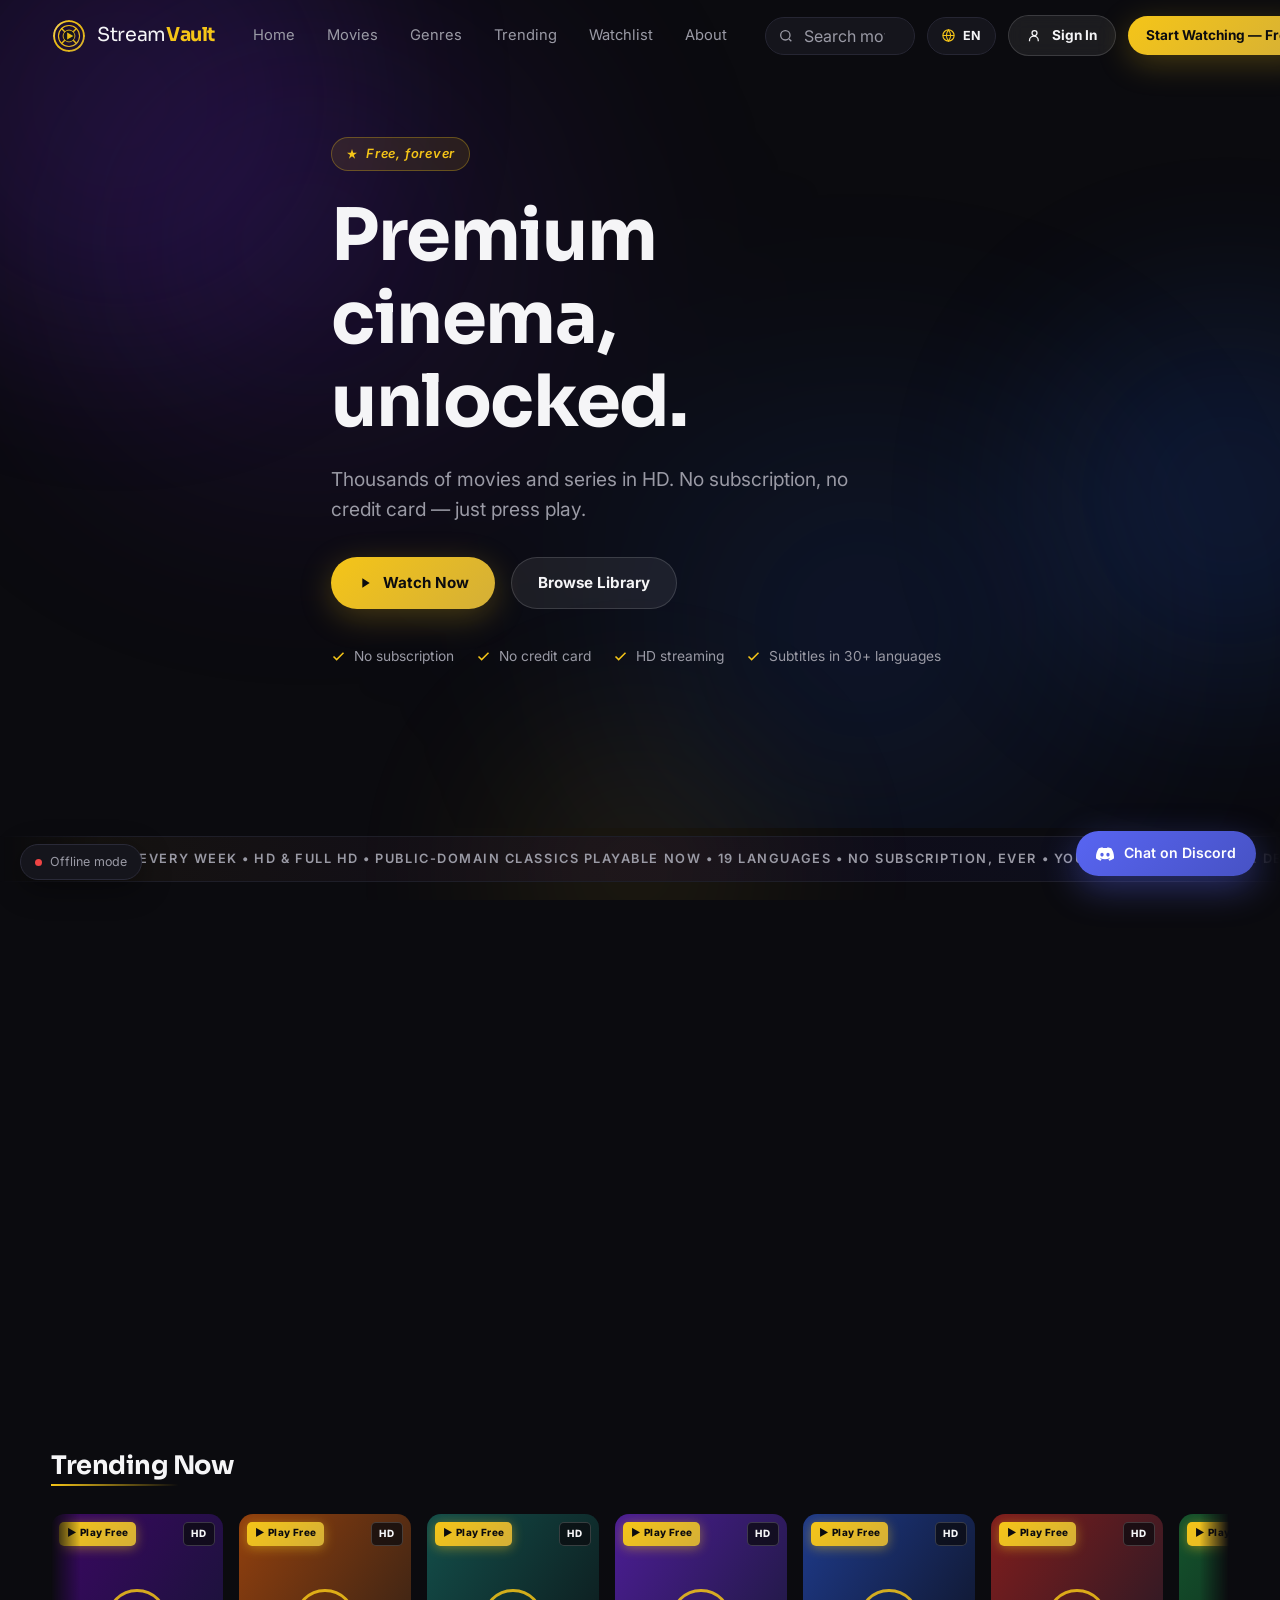
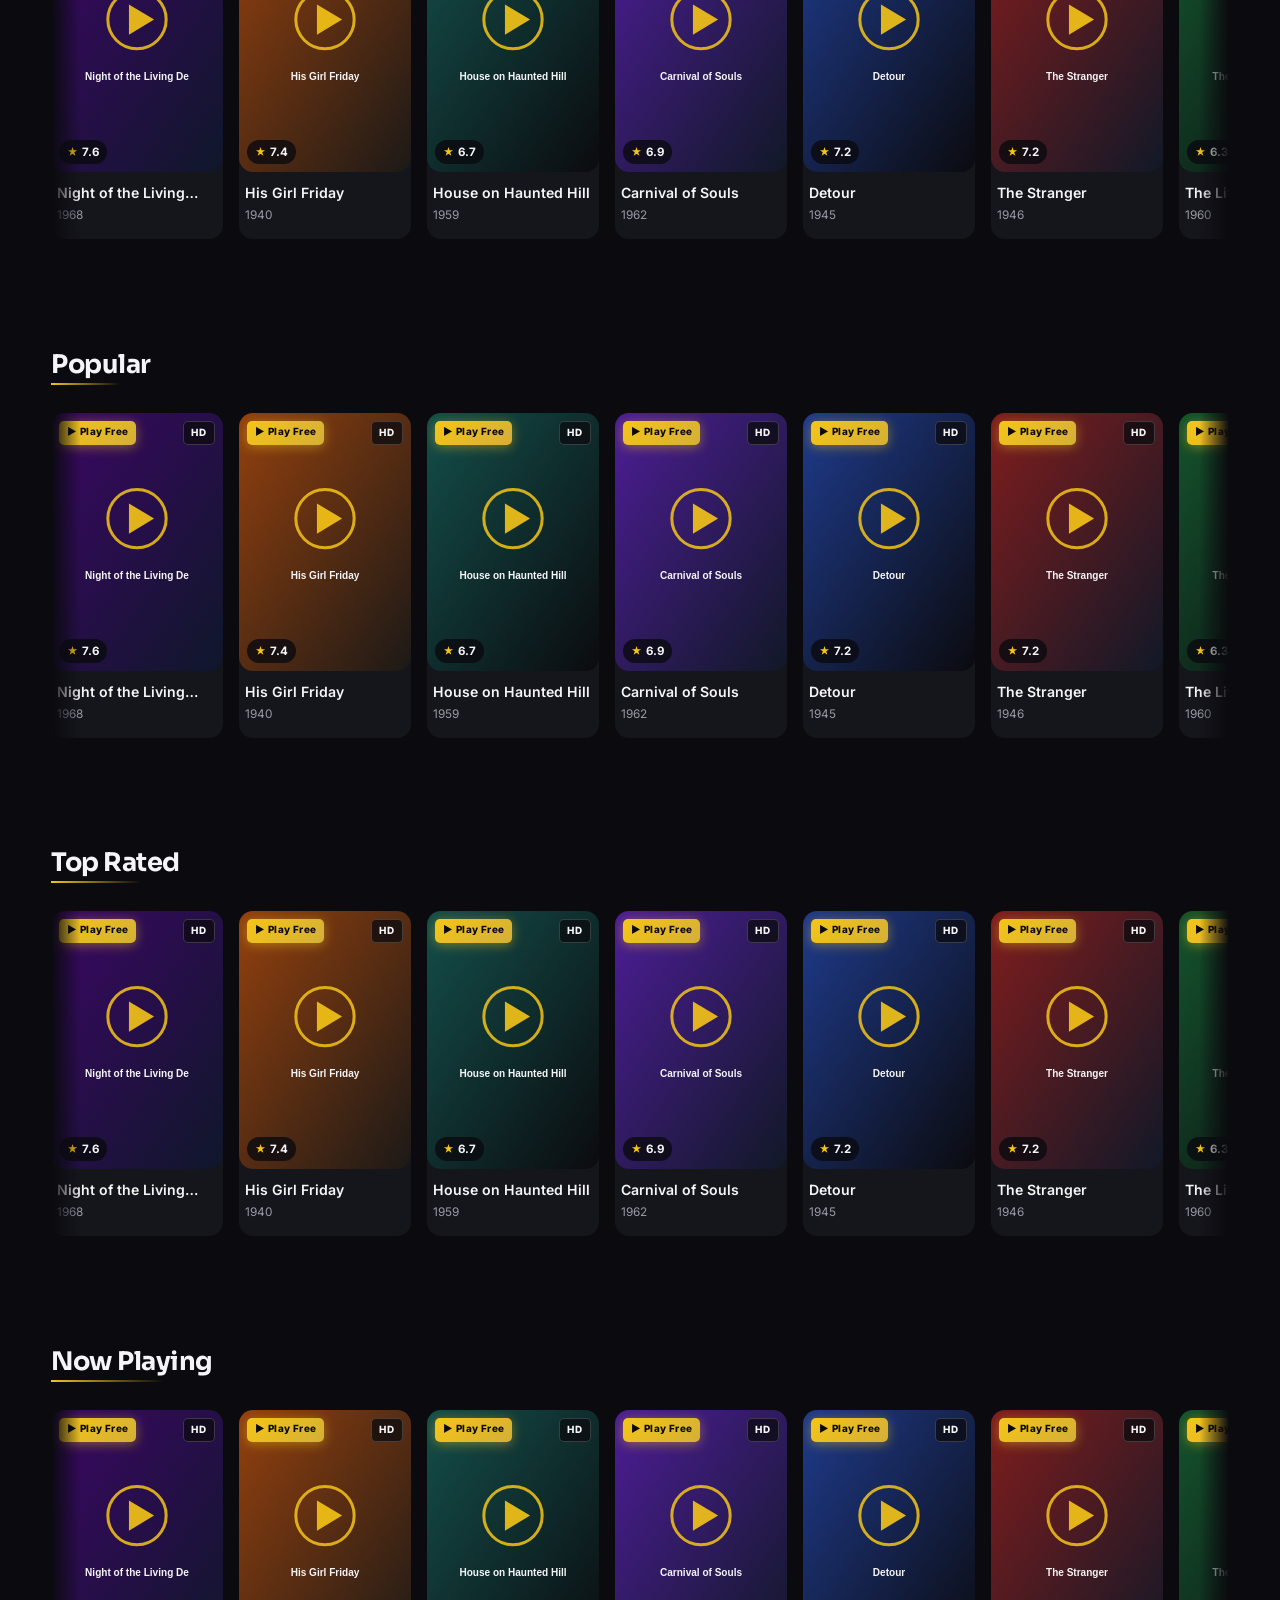
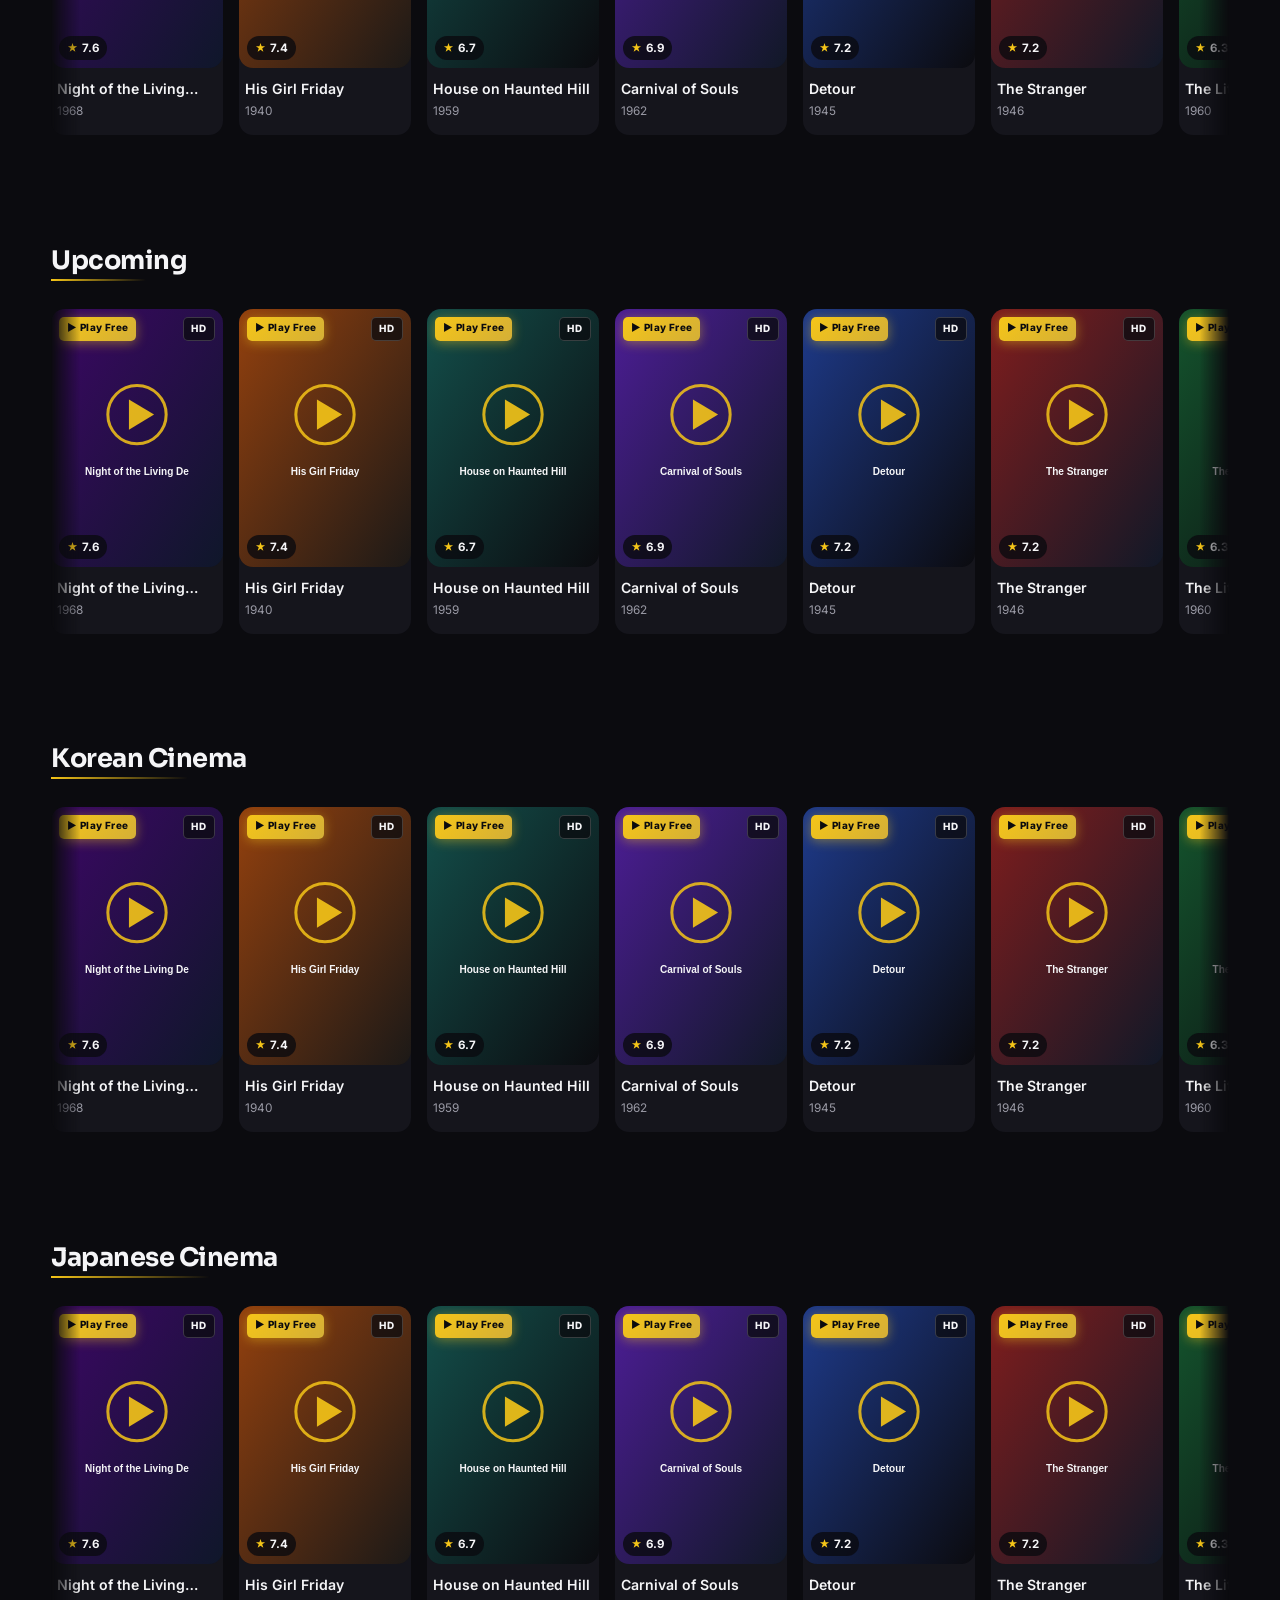
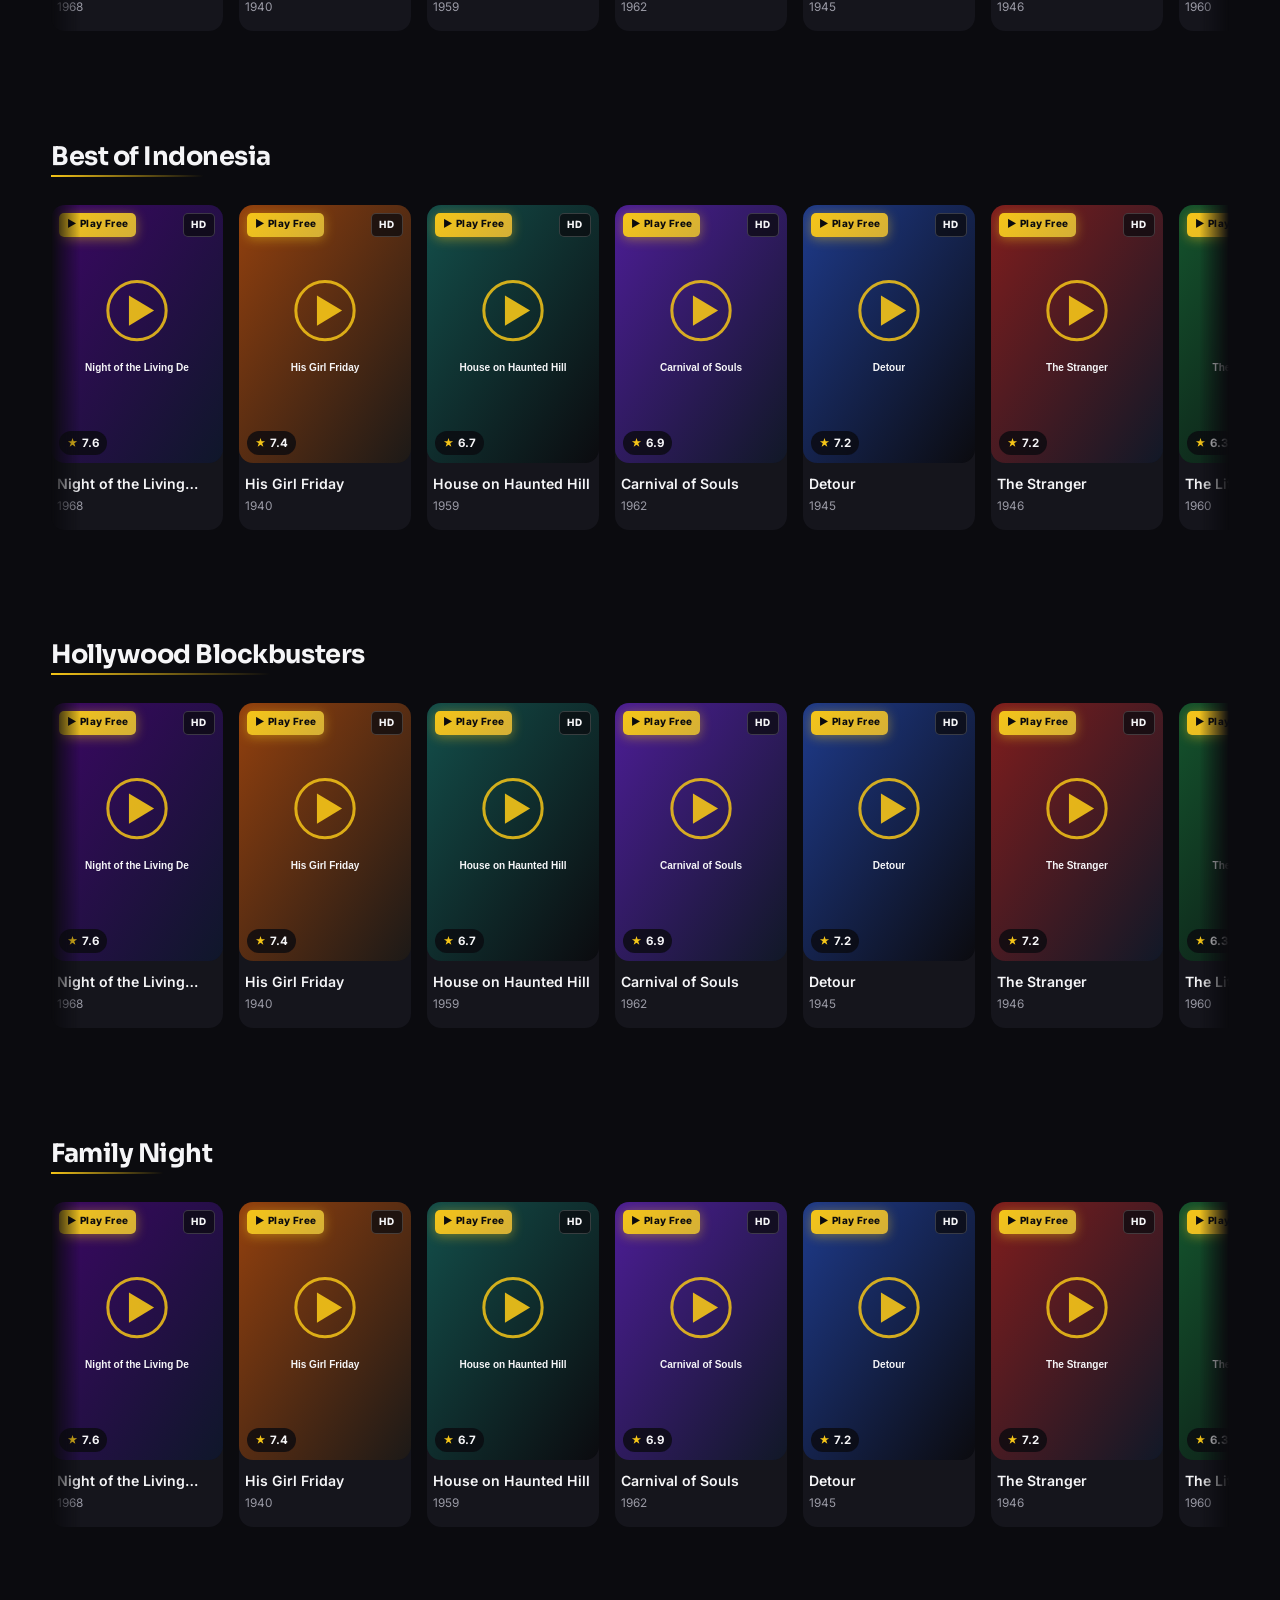
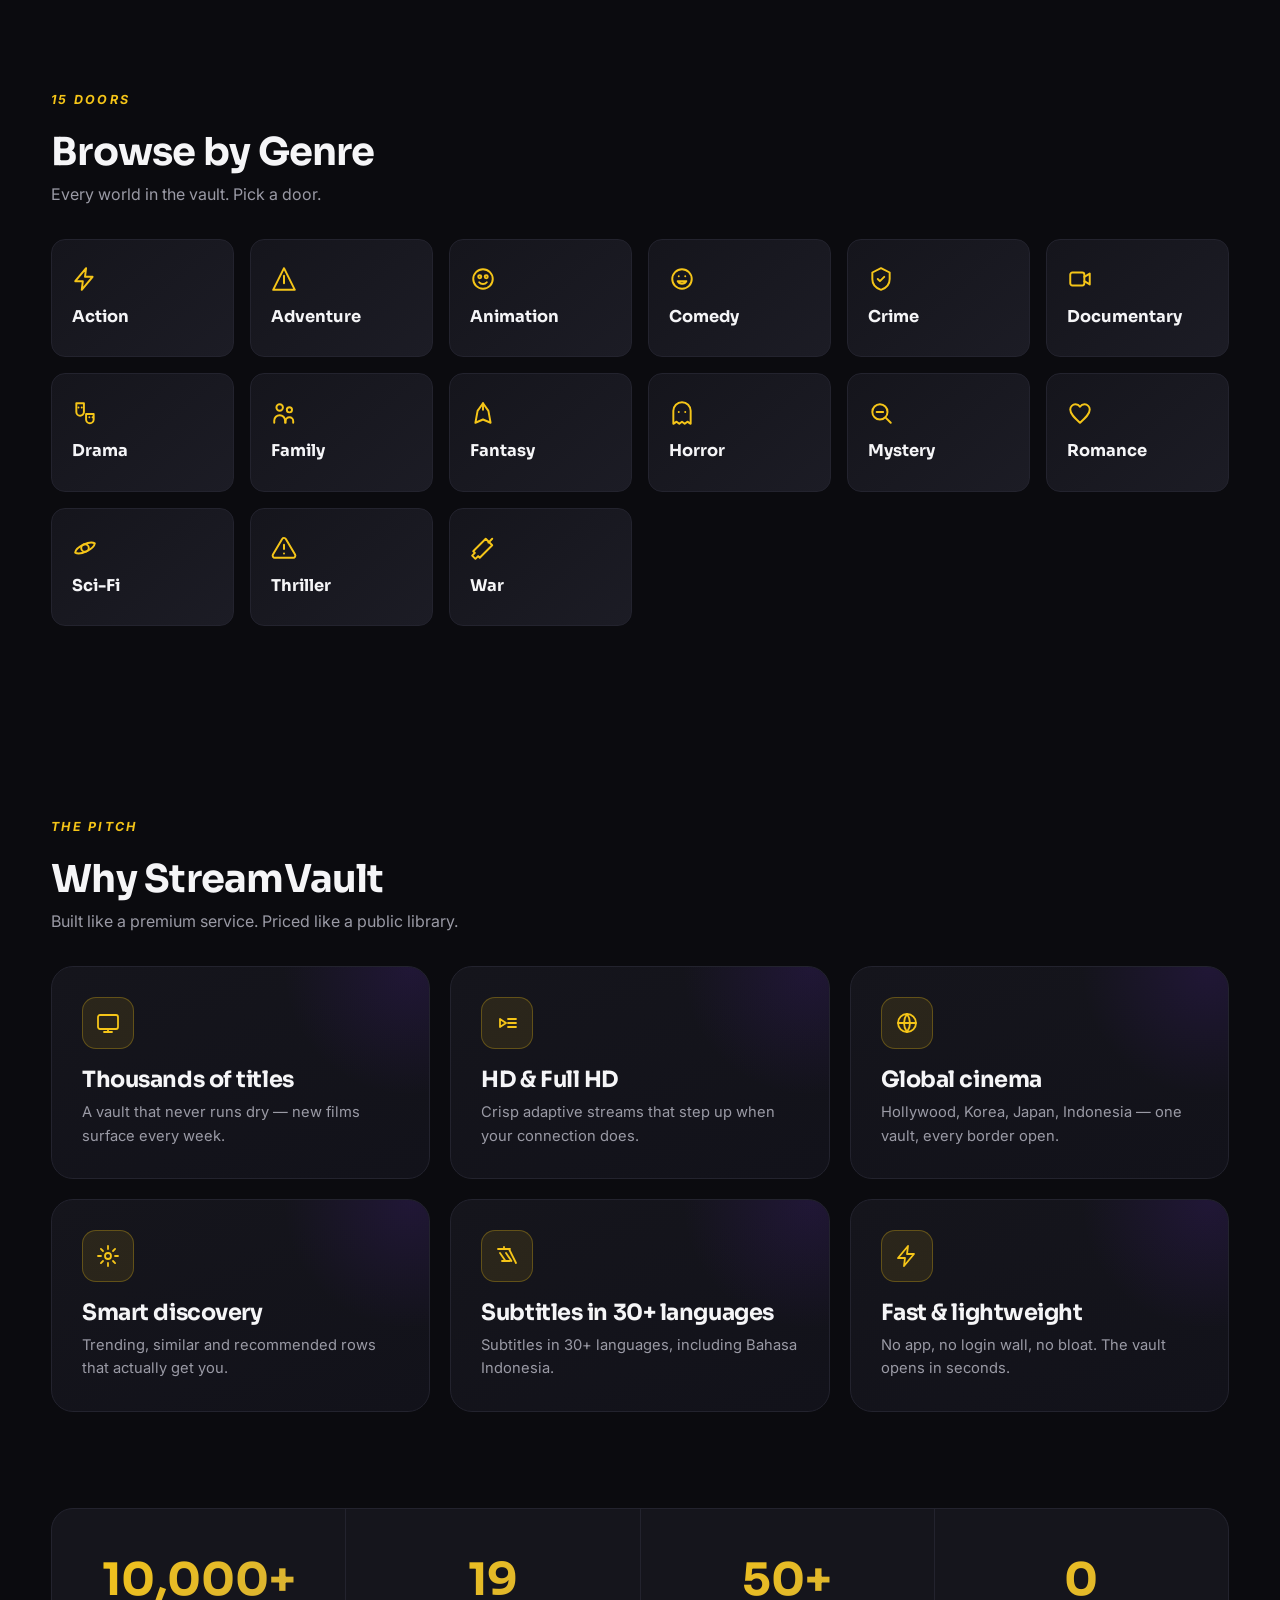
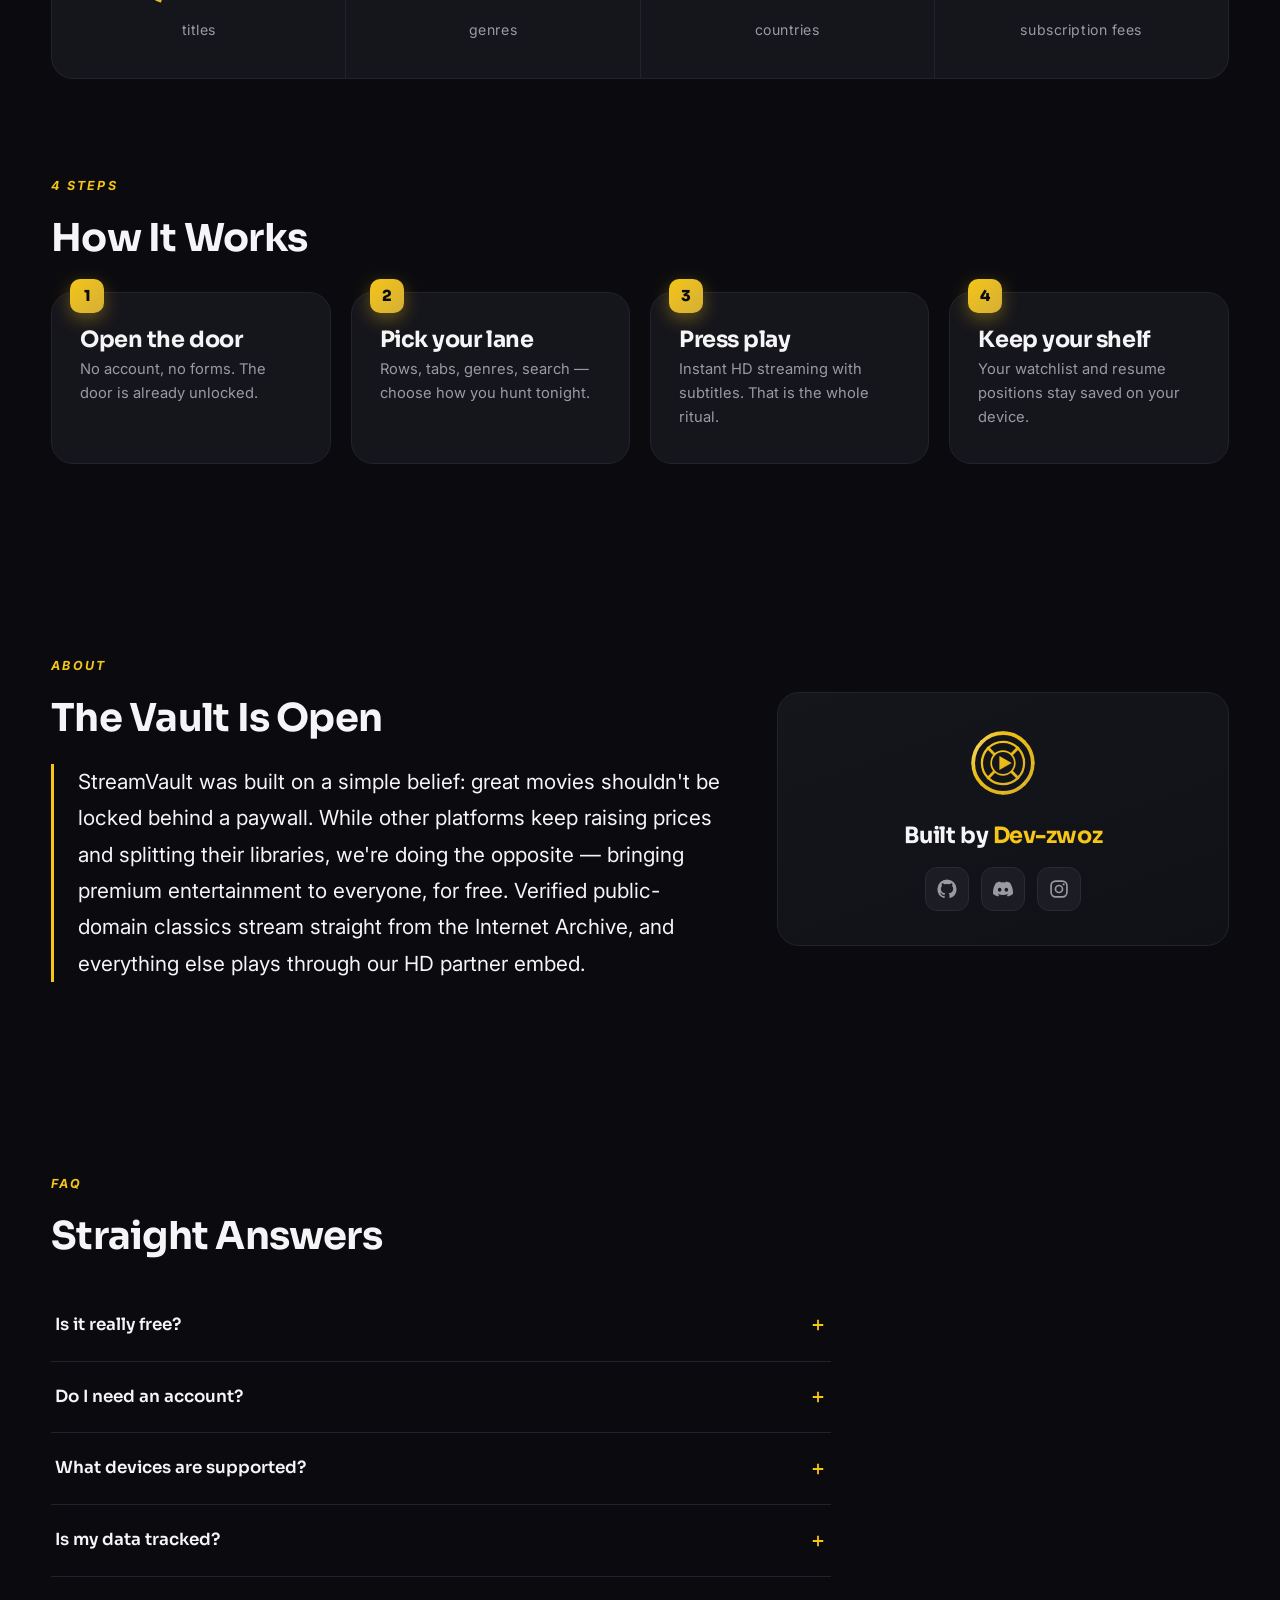
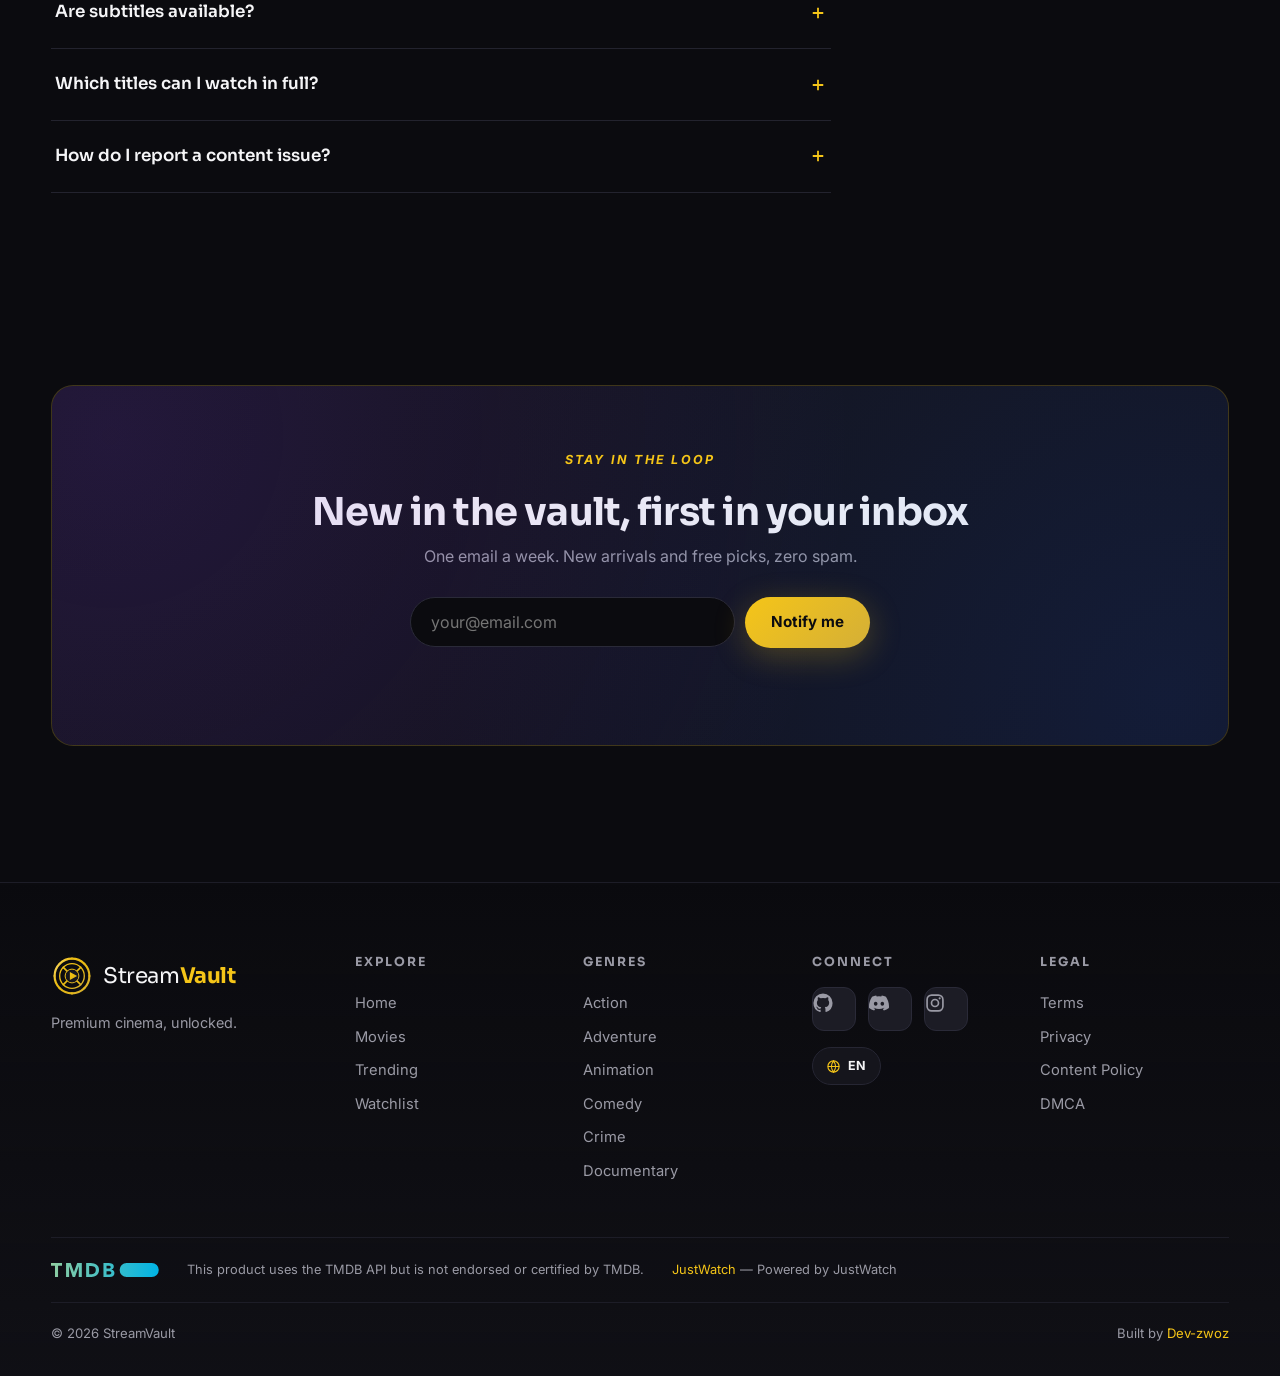
<file: index.html>
<!DOCTYPE html>
<html lang="en">
<head>
  <meta charset="UTF-8">
  <meta name="viewport" content="width=device-width, initial-scale=1.0">
  <title>StreamVault — Free Premium Movies in HD</title>
  <meta name="description" content="Stream thousands of premium movies in HD for free. No subscription, no credit card, no hassle. StreamVault — premium cinema, unlocked.">
  <meta name="author" content="Dev-zwoz">

  <!-- Open Graph -->
  <meta property="og:type" content="website">
  <meta property="og:site_name" content="StreamVault">
  <meta property="og:title" content="StreamVault — Free Premium Movies in HD">
  <meta property="og:description" content="Premium cinema, unlocked. Thousands of movies in HD — free, forever.">
  <meta property="og:image" content="assets/logo.svg">

  <!-- Twitter card -->
  <meta name="twitter:card" content="summary_large_image">
  <meta name="twitter:title" content="StreamVault — Free Premium Movies in HD">
  <meta name="twitter:description" content="Premium cinema, unlocked. Thousands of movies in HD — free, forever.">

  <!-- SVG favicon (data URI, mini vault mark) -->
  <link rel="icon" href="data:image/svg+xml,%3Csvg xmlns='http://www.w3.org/2000/svg' viewBox='0 0 512 512'%3E%3Crect width='512' height='512' rx='96' fill='%230B0B0F'/%3E%3Ccircle cx='256' cy='256' r='206' fill='none' stroke='%23F5C518' stroke-width='30'/%3E%3Ccircle cx='256' cy='256' r='128' fill='none' stroke='%23D4AF37' stroke-width='22'/%3E%3Cpath d='M256 74v56M256 382v56M74 256h56M382 256h56M127 127l40 40M345 345l40 40M127 385l40-40M345 167l40-40' stroke='%23F5C518' stroke-width='24' stroke-linecap='round'/%3E%3Cpath d='M226 200l88 56-88 56z' fill='%23F5C518'/%3E%3C/svg%3E">

  <!-- Fonts: geometric heading + clean body, with system fallbacks in CSS -->
  <link rel="preconnect" href="https://fonts.googleapis.com">
  <link rel="preconnect" href="https://fonts.gstatic.com" crossorigin>
  <link rel="stylesheet" href="https://fonts.googleapis.com/css2?family=Sora:wght@600;700;800&family=Inter:wght@400;500;600;700&display=swap">

  <link rel="stylesheet" href="styles/base.css">
  <link rel="stylesheet" href="styles/components.css">
  <link rel="stylesheet" href="styles/animations.css">

  <!-- JSON-LD -->
  <script type="application/ld+json">
  {
    "@context": "https://schema.org",
    "@type": "WebSite",
    "name": "StreamVault",
    "alternateName": "Premium cinema, unlocked.",
    "description": "Stream thousands of premium movies in HD for free. No subscription, no credit card, no hassle.",
    "inLanguage": ["en", "id"],
    "author": {
      "@type": "Person",
      "name": "Dev-zwoz",
      "sameAs": [
        "https://github.com/Dev-zwoz",
        "https://discord.com/users/1469638087268110399",
        "https://www.instagram.com/vzowzz/"
      ]
    }
  }
  </script>
</head>
<body>

  <!-- =============================================== SVG defs shared by all logo instances -->
  <svg width="0" height="0" style="position:absolute" aria-hidden="true">
    <defs>
      <linearGradient id="gGold" x1="0%" y1="0%" x2="100%" y2="100%">
        <stop offset="0%" stop-color="#F5C518"/><stop offset="55%" stop-color="#E8B912"/><stop offset="100%" stop-color="#D4AF37"/>
      </linearGradient>
      <linearGradient id="gSheen" x1="0%" y1="0%" x2="100%" y2="60%">
        <stop offset="0%" stop-color="#FFF" stop-opacity=".5"/><stop offset="35%" stop-color="#FFF" stop-opacity="0"/>
      </linearGradient>
      <!-- Vault mark: outer ring + rotatable wheel + play-triangle hub -->
      <symbol id="sv-mark" viewBox="0 0 512 512">
        <g class="sv-ring">
          <circle cx="256" cy="256" r="212" fill="none" stroke="url(#gGold)" stroke-width="26"/>
          <g fill="url(#gGold)">
            <circle cx="256" cy="44" r="13"/><circle cx="256" cy="468" r="13"/>
            <circle cx="44" cy="256" r="13"/><circle cx="468" cy="256" r="13"/>
            <circle cx="106" cy="106" r="13"/><circle cx="406" cy="106" r="13"/>
            <circle cx="106" cy="406" r="13"/><circle cx="406" cy="406" r="13"/>
          </g>
        </g>
        <g class="sv-wheel">
          <circle cx="256" cy="256" r="150" fill="none" stroke="url(#gGold)" stroke-width="16"/>
          <g stroke="url(#gGold)" stroke-width="20" stroke-linecap="round">
            <line x1="256" y1="106" x2="256" y2="176"/><line x1="256" y1="336" x2="256" y2="406"/>
            <line x1="106" y1="256" x2="176" y2="256"/><line x1="336" y1="256" x2="406" y2="256"/>
            <line x1="150" y1="150" x2="199" y2="199"/><line x1="313" y1="313" x2="362" y2="362"/>
            <line x1="150" y1="362" x2="199" y2="313"/><line x1="313" y1="199" x2="362" y2="150"/>
          </g>
        </g>
        <circle cx="256" cy="256" r="84" fill="#15151C" stroke="url(#gGold)" stroke-width="12"/>
        <path class="sv-tri" d="M230 206 L318 256 L230 306 Z" fill="url(#gGold)"/>
        <circle cx="256" cy="256" r="212" fill="none" stroke="url(#gSheen)" stroke-width="26" opacity=".8"/>
      </symbol>
    </defs>
  </svg>

  <!-- =============================================== preloader -->
  <div id="preloader" role="status" aria-label="Loading StreamVault">
    <div class="pre-sweep"></div>
    <div>
      <svg class="pre-logo sv-logo" viewBox="0 0 512 512" aria-hidden="true"><use href="#sv-mark"/></svg>
      <p class="pre-tag">Premium cinema, unlocked</p>
    </div>
  </div>

  <div id="scroll-progress" aria-hidden="true"></div>
  <div id="cursor-glow" aria-hidden="true"></div>
  <div class="bg-orbs" aria-hidden="true"><i class="orb orb-a"></i><i class="orb orb-b"></i><i class="orb orb-c"></i></div>

  <!-- =============================================== navbar -->
  <header id="navbar">
    <a class="nav-logo sv-logo" href="#home" data-view="home" aria-label="StreamVault home">
      <svg viewBox="0 0 512 512" aria-hidden="true"><use href="#sv-mark"/></svg>
      <span class="nav-word">Stream<b>Vault</b></span>
    </a>

    <nav class="nav-links" aria-label="Primary">
      <a href="#home" data-view="home" data-i18n="nav.home">Home</a>
      <a href="#movies" data-view="movies" data-i18n="nav.movies">Movies</a>
      <a href="#genres" data-scroll="#genres" data-i18n="nav.genres">Genres</a>
      <a href="#trending" data-scroll="#trending" data-i18n="nav.trending">Trending</a>
      <a href="#watchlist" data-view="watchlist" data-i18n="nav.watchlist">Watchlist</a>
      <a href="#about" data-scroll="#about" data-i18n="nav.about">About</a>
      <a href="#console" data-view="admin" data-i18n="nav.console" id="nav-console" hidden>Console</a>
    </nav>

    <div class="nav-actions">
      <div class="search-wrap">
        <svg viewBox="0 0 24 24" fill="none" stroke="currentColor" stroke-width="2" aria-hidden="true"><circle cx="11" cy="11" r="7"/><path d="m20 20-3.5-3.5"/></svg>
        <input class="search-input" id="search-input" type="search" data-i18n-ph="nav.search" placeholder="Search movies…" autocomplete="off" aria-label="Search movies">
        <div class="search-results" id="search-results" role="listbox" aria-label="Search results"></div>
      </div>
      <!-- language menu — 19 packs, coverage shown per language -->
      <div class="lang-menu-wrap" id="lang-menu-nav"></div>
      <span id="user-area"></span>
      <button class="btn btn-gold btn-sm btn-shimmer nav-cta" data-view="movies" data-i18n="nav.cta">Start Watching — Free</button>
    </div>
  </header>

  <div id="key-banner" role="alert">
    <span data-i18n="badge.keyinvalid">TMDB key invalid — check config.js</span>
    <button aria-label="Dismiss">✕</button>
  </div>

  <main>
    <!-- =============================================== HOME VIEW -->
    <div class="view active" id="view-home">

      <!-- hero -->
      <section id="hero" aria-label="Featured movies">
        <div class="hero-bg" id="hero-bg"></div>
        <div class="hero-scrim"></div>
        <div class="hero-aurora" aria-hidden="true"></div>
        <div class="container hero-inner">
          <span class="hero-kicker">
            <svg width="12" height="12" viewBox="0 0 24 24" fill="currentColor" aria-hidden="true"><path d="M12 2l2.4 7.4H22l-6.2 4.5 2.4 7.4-6.2-4.6-6.2 4.6 2.4-7.4L2 9.4h7.6z"/></svg>
            <i data-i18n="hero.kicker">Free, forever</i>
          </span>
          <h1 class="hero-title" id="hero-title" data-i18n-title>Premium cinema, unlocked.</h1>
          <p class="hero-sub" data-i18n="hero.sub">Thousands of movies in HD. No subscription, no credit card — just press play. Your vault of endless movies is open.</p>
          <div class="hero-ctas">
            <button class="btn btn-gold btn-shimmer" id="hero-watch" data-magnetic>
              <svg width="16" height="16" viewBox="0 0 24 24" fill="currentColor" aria-hidden="true"><path d="M8 5v14l11-7z"/></svg>
              <span data-i18n="hero.watch">Watch Now</span>
            </button>
            <button class="btn btn-ghost" data-view="movies"><span data-i18n="hero.browse">Browse Library</span></button>
          </div>
          <div class="hero-badges">
            <span><svg viewBox="0 0 24 24" fill="none" stroke="currentColor" stroke-width="2.4" aria-hidden="true"><path d="M20 6 9 17l-5-5"/></svg><i data-i18n="hero.badge1">No subscription</i></span>
            <span><svg viewBox="0 0 24 24" fill="none" stroke="currentColor" stroke-width="2.4" aria-hidden="true"><path d="M20 6 9 17l-5-5"/></svg><i data-i18n="hero.badge2">No credit card</i></span>
            <span><svg viewBox="0 0 24 24" fill="none" stroke="currentColor" stroke-width="2.4" aria-hidden="true"><path d="M20 6 9 17l-5-5"/></svg><i data-i18n="hero.badge3">HD streaming</i></span>
            <span><svg viewBox="0 0 24 24" fill="none" stroke="currentColor" stroke-width="2.4" aria-hidden="true"><path d="M20 6 9 17l-5-5"/></svg><i data-i18n="hero.badge4">Subtitles in 30+ languages</i></span>
          </div>
        </div>
        <div class="hero-meta">
          <span id="hero-movie-title"></span>
          <div class="hero-dots" id="hero-dots" role="tablist" aria-label="Featured movie selector"></div>
        </div>
      </section>

      <!-- ticker marquee -->
      <div class="ticker" aria-hidden="true">
        <div class="ticker-track">
          <span class="ticker-chunk" data-i18n="ticker.items">New films every week • HD &amp; Full HD • Public-domain classics playable now • 19 languages • No subscription, ever • Your list stays on your device</span>
          <span class="ticker-chunk" data-i18n="ticker.items">New films every week • HD &amp; Full HD • Public-domain classics playable now • 19 languages • No subscription, ever • Your list stays on your device</span>
        </div>
      </div>

      <!-- top 10 -->
      <section class="row-section container reveal" id="top10">
        <div class="row-head"><h2><span class="gold">#</span>&nbsp;<span data-i18n="row.top10">Top 10 This Week</span></h2></div>
        <div class="carousel-wrap"><div class="carousel top10-carousel" id="row-top10" data-row></div></div>
      </section>

      <!-- trending -->
      <section class="row-section container reveal" id="trending">
        <div class="row-head"><h2 data-i18n="row.trending">Trending Now</h2></div>
        <div class="carousel-wrap"><div class="carousel" id="row-trending" data-row></div></div>
      </section>

      <!-- catalogue rows -->
      <section class="row-section container reveal"><div class="row-head"><h2 data-i18n="row.popular">Popular</h2></div><div class="carousel-wrap"><div class="carousel" id="row-popular" data-row></div></div></section>
      <section class="row-section container reveal"><div class="row-head"><h2 data-i18n="row.top">Top Rated</h2></div><div class="carousel-wrap"><div class="carousel" id="row-top" data-row></div></div></section>
      <section class="row-section container reveal"><div class="row-head"><h2 data-i18n="row.now">Now Playing</h2></div><div class="carousel-wrap"><div class="carousel" id="row-now" data-row></div></div></section>
      <section class="row-section container reveal"><div class="row-head"><h2 data-i18n="row.upcoming">Upcoming</h2></div><div class="carousel-wrap"><div class="carousel" id="row-upcoming" data-row></div></div></section>
      <section class="row-section container reveal"><div class="row-head"><h2 data-i18n="row.korean">Korean Cinema</h2></div><div class="carousel-wrap"><div class="carousel" id="row-korean" data-row></div></div></section>
      <section class="row-section container reveal"><div class="row-head"><h2 data-i18n="row.japanese">Japanese Cinema</h2></div><div class="carousel-wrap"><div class="carousel" id="row-japanese" data-row></div></div></section>
      <section class="row-section container reveal"><div class="row-head"><h2 data-i18n="row.indo">Film Indonesia Terbaik</h2></div><div class="carousel-wrap"><div class="carousel" id="row-indo" data-row></div></div></section>
      <section class="row-section container reveal"><div class="row-head"><h2 data-i18n="row.hollywood">Hollywood Blockbusters</h2></div><div class="carousel-wrap"><div class="carousel" id="row-hollywood" data-row></div></div></section>
      <section class="row-section container reveal"><div class="row-head"><h2 data-i18n="row.family">Family Night</h2></div><div class="carousel-wrap"><div class="carousel" id="row-family" data-row></div></div></section>

      <!-- genres -->
      <section class="container reveal" id="genres">
        <div class="section-head">
          <span class="eyebrow"><i data-i18n="eyebrow.doors">15 doors</i></span>
          <h2 data-i18n="genres.title">Browse by Genre</h2>
          <p data-i18n="genres.sub">Fifteen worlds. Pick a door.</p>
        </div>
        <div class="genre-grid" id="genre-grid"></div>
      </section>

      <!-- why -->
      <section class="container reveal" id="why">
        <div class="section-head">
          <span class="eyebrow"><i data-i18n="eyebrow.pitch">The pitch</i></span>
          <h2 data-i18n="why.title">Why StreamVault</h2>
          <p data-i18n="why.sub">Built like a premium service. Priced like a public library.</p>
        </div>
        <div class="feature-grid" id="feature-grid"></div>
      </section>

      <!-- stats -->
      <section id="stats" class="container reveal">
        <div class="stats-strip">
          <div class="stat"><b data-count="10000" data-suffix="+">0</b><span data-i18n="stats.titles">titles</span></div>
          <div class="stat"><b data-count="19">0</b><span data-i18n="stats.genres">genres</span></div>
          <div class="stat"><b data-count="50" data-suffix="+">0</b><span data-i18n="stats.countries">countries</span></div>
          <div class="stat"><b data-count="0">0</b><span data-i18n="stats.fees">subscription fees</span></div>
        </div>
      </section>

      <!-- how it works -->
      <section class="container reveal" id="how">
        <div class="section-head">
          <span class="eyebrow"><i data-i18n="eyebrow.steps">4 steps</i></span>
          <h2 data-i18n="how.title">How It Works</h2>
        </div>
        <div class="steps">
          <div class="step reveal-child"><span class="step-no" aria-hidden="true">1</span><h3 data-i18n="how.1t">Open the door</h3><p data-i18n="how.1d">No account, no forms. The door is already unlocked.</p></div>
          <div class="step reveal-child"><span class="step-no" aria-hidden="true">2</span><h3 data-i18n="how.2t">Pick your lane</h3><p data-i18n="how.2d">Rows, tabs, genres, search — choose how you hunt tonight.</p></div>
          <div class="step reveal-child"><span class="step-no" aria-hidden="true">3</span><h3 data-i18n="how.3t">Press play</h3><p data-i18n="how.3d">Instant HD streaming with subtitles. That is the whole ritual.</p></div>
          <div class="step reveal-child"><span class="step-no" aria-hidden="true">4</span><h3 data-i18n="how.4t">Keep your shelf</h3><p data-i18n="how.4d">Your watchlist and resume positions stay saved on your device.</p></div>
        </div>
      </section>

      <!-- about -->
      <section class="container reveal" id="about">
        <div class="about-wrap">
          <div>
            <span class="eyebrow"><i data-i18n="eyebrow.about">About</i></span>
            <h2 data-i18n="about.title">The Vault Is Open</h2>
            <blockquote style="margin-top:24px" data-i18n="about.body">StreamVault was built on a simple belief: great movies shouldn't be locked behind a paywall. While other platforms keep raising prices and splitting their libraries, we're doing the opposite — bringing premium entertainment to everyone, for free. Supported by light, non-intrusive advertising so the movies stay free for everyone.</blockquote>
          </div>
          <div class="about-card">
            <svg class="sv-logo" width="72" height="72" viewBox="0 0 512 512" aria-hidden="true"><use href="#sv-mark"/></svg>
            <h3 style="margin-top:16px"><span data-i18n="about.built">Built by</span> <span class="gold">Dev-zwoz</span></h3>
            <div class="social-row" data-socials></div>
          </div>
        </div>
      </section>

      <!-- FAQ -->
      <section class="container reveal" id="faq">
        <div class="section-head">
          <span class="eyebrow"><i data-i18n="eyebrow.faq">FAQ</i></span>
          <h2 data-i18n="faq.title">Straight Answers</h2>
        </div>
        <div class="faq-list" id="faq-list"></div>
      </section>

      <!-- newsletter -->
      <section class="container reveal" id="newsletter">
        <div class="news-card">
          <span class="eyebrow"><i data-i18n="eyebrow.news">Stay in the loop</i></span>
          <h2 data-i18n="news.title">New in the vault, first in your inbox</h2>
          <p class="muted" style="margin-top:10px" data-i18n="news.sub">One email a week. New arrivals and free picks, zero spam.</p>
          <form class="news-form" id="news-form" novalidate>
            <input type="email" id="news-email" data-i18n-ph="news.placeholder" placeholder="your@email.com" required aria-label="Email address">
            <button class="btn btn-gold" type="submit"><span data-i18n="news.cta">Notify me</span></button>
          </form>
          <p class="news-msg" id="news-msg" aria-live="polite"></p>
        </div>
      </section>
    </div>

    <!-- =============================================== MOVIES VIEW -->
    <div class="view" id="view-movies">
      <section class="container" style="padding-top:calc(var(--nav-h) + 40px)">
        <div class="section-head">
          <span class="eyebrow"><i data-i18n="eyebrow.library">Library</i></span>
          <h2 data-i18n="movies.title">The Library</h2>
          <p data-i18n="movies.sub">Every title in the vault — filter, sort, dig deep.</p>
        </div>
        <div class="lib-tabs" id="lib-tabs" role="tablist" aria-label="Library type">
          <button role="tab" aria-selected="true" class="active" data-tab="all" data-i18n="lib.tab.all">All</button>
          <button role="tab" aria-selected="false" data-tab="movie" data-i18n="lib.tab.movie">Movies</button>
          <button role="tab" aria-selected="false" data-tab="tv" data-i18n="lib.tab.tv">TV Shows</button>
          <button role="tab" aria-selected="false" data-tab="anime" data-i18n="lib.tab.anime">Anime</button>
          <span class="lib-pill" aria-hidden="true"></span>
        </div>
        <div class="filter-bar">
          <select id="f-genre" aria-label="Genre filter"></select>
          <select id="f-cert" aria-label="Age rating filter">
            <option value="" data-i18n="movies.filter.certAny">Any rating</option>
            <option value="G">G</option><option value="PG">PG</option><option value="PG-13">PG-13</option>
            <option value="R">R</option><option value="NC-17">NC-17</option>
          </select>
          <select id="f-lang" aria-label="Language filter"></select>
          <select id="f-score" aria-label="Minimum score filter">
            <option value="" data-i18n="movies.filter.scoreAny">Any score</option>
            <option value="5">5+</option><option value="6">6+</option><option value="7">7+</option>
            <option value="8">8+</option><option value="9">9+</option>
          </select>
          <select id="f-year-from" aria-label="Year range start"></select>
          <select id="f-year-to" aria-label="Year range end"></select>
          <select id="f-sort" aria-label="Sort order">
            <option value="popularity.desc" data-i18n="movies.sort.popularity">Popularity</option>
            <option value="vote_average.desc" data-i18n="movies.sort.rating">Rating</option>
            <option value="primary_release_date.desc" data-i18n="movies.sort.newest">Newest</option>
            <option value="primary_release_date.asc" data-i18n="movies.sort.oldest">Oldest</option>
            <option value="original_title.asc" data-i18n="movies.sort.az">A–Z</option>
            <option value="vote_count.desc" data-i18n="movies.sort.votes">Most voted</option>
            <option value="revenue.desc" data-i18n="movies.sort.revenue">Revenue</option>
          </select>
          <label class="filter-check"><input type="checkbox" id="f-playable"><span data-i18n="movies.filter.playable">Playable now</span></label>
          <button class="btn btn-ghost btn-sm" id="f-reset" data-i18n="movies.reset">Reset</button>
          <span class="result-count muted" id="result-count" aria-live="polite"></span>
        </div>
        <div class="movie-grid" id="movie-grid"></div>
        <div class="grid-more"><button class="btn btn-ghost" id="load-more"><span data-i18n="movies.load">Load more</span></button></div>
      </section>
    </div>

    <!-- =============================================== AUTH VIEW -->
    <div class="view" id="view-auth" data-mode="signin"></div>

    <!-- =============================================== ADMIN (owner) VIEW -->
    <div class="view" id="view-admin">
      <section class="container admin-wrap" style="padding-top:calc(var(--nav-h) + 40px)">
        <div class="section-head">
          <span class="eyebrow"><i data-i18n="nav.console">Console</i></span>
          <h2 data-i18n="admin.title">Owner Console</h2>
          <p data-i18n="admin.sub">Every account on this vault — full oversight, one switch away.</p>
        </div>
        <div class="admin-denied" id="admin-denied" hidden>
          <p data-i18n="admin.ownerOnly">Owner access only.</p>
          <button class="btn btn-gold" data-goto="auth"><span data-i18n="auth.signin">Sign In</span></button>
        </div>
        <div id="admin-panel" hidden></div>
      </section>
    </div>

    <!-- =============================================== WATCHLIST VIEW -->
    <div class="view" id="view-watchlist">
      <section class="container" style="padding-top:calc(var(--nav-h) + 40px)">
        <div class="section-head">
          <span class="eyebrow"><i data-i18n="eyebrow.saved">Saved</i></span>
          <h2 data-i18n="watchlist.title">Your Watchlist</h2>
          <p data-i18n="watchlist.sub">Saved locally in this browser — no account needed.</p>
        </div>
        <div class="movie-grid" id="watchlist-grid"></div>
        <div class="watchlist-empty" id="watchlist-empty" hidden>
          <svg viewBox="0 0 200 200" fill="none" aria-hidden="true">
            <circle cx="100" cy="100" r="78" stroke="url(#gGold)" stroke-width="7" opacity=".5"/>
            <circle cx="100" cy="100" r="48" stroke="url(#gGold)" stroke-width="5" opacity=".7"/>
            <path d="M100 30v22M100 148v22M30 100h22M148 100h22" stroke="url(#gGold)" stroke-width="7" stroke-linecap="round" opacity=".5"/>
            <path d="M90 82l26 18-26 18z" fill="url(#gGold)"/>
            <circle cx="158" cy="52" r="14" fill="#15151C" stroke="#9A9AA5" stroke-width="3"/>
            <path d="M152 52h12M158 46v12" stroke="#9A9AA5" stroke-width="3" stroke-linecap="round"/>
          </svg>
          <h3 data-i18n="watchlist.empty.t">Your vault shelf is empty</h3>
          <p data-i18n="watchlist.empty.d">Tap the + on any movie card and it will wait for you here.</p>
          <button class="btn btn-gold" data-view="movies"><span data-i18n="watchlist.browse">Browse movies</span></button>
        </div>
      </section>
    </div>
  </main>

  <!-- =============================================== footer -->
  <footer>
    <div class="container">
      <div class="footer-grid">
        <div class="footer-brand">
          <a class="nav-logo sv-logo" href="#home" data-view="home" aria-label="StreamVault home">
            <svg viewBox="0 0 512 512" aria-hidden="true"><use href="#sv-mark"/></svg>
            <span class="nav-word">Stream<b>Vault</b></span>
          </a>
          <p data-i18n="footer.tagline">Premium cinema, unlocked.</p>
        </div>
        <div class="footer-col">
          <h4 data-i18n="footer.explore">Explore</h4>
          <a href="#home" data-view="home" data-i18n="nav.home">Home</a>
          <a href="#movies" data-view="movies" data-i18n="nav.movies">Movies</a>
          <a href="#trending" data-scroll="#trending" data-i18n="nav.trending">Trending</a>
          <a href="#watchlist" data-view="watchlist" data-i18n="nav.watchlist">Watchlist</a>
        </div>
        <div class="footer-col" id="footer-genres">
          <h4 data-i18n="footer.genres">Genres</h4>
        </div>
        <div class="footer-col">
          <h4 data-i18n="footer.connect">Connect</h4>
          <div class="social-row" data-socials style="margin-bottom:16px"></div>
          <div class="lang-menu-wrap" id="lang-menu-foot"></div>
        </div>
        <div class="footer-col">
          <h4 data-i18n="footer.legal">Legal</h4>
          <a href="legal.html#terms" data-i18n="footer.terms">Terms</a>
          <a href="legal.html#privacy" data-i18n="footer.privacy">Privacy</a>
          <a href="legal.html#content-policy">Content Policy</a>
          <a href="legal.html#dmca">DMCA</a>
        </div>
      </div>

      <div class="footer-attrib">
        <svg class="tmdb-logo" viewBox="0 0 273.42 35.52" aria-label="TMDB"><defs><linearGradient id="tmdbGrad" x2="273.42" gradientUnits="userSpaceOnUse"><stop offset="0" stop-color="#90cea1"/><stop offset=".56" stop-color="#3cbec9"/><stop offset="1" stop-color="#00b3e5"/></linearGradient></defs><path fill="url(#tmdbGrad)" d="M191.85,35.37h63.9A17.67,17.67,0,0,0,273.42,17.7h0A17.67,17.67,0,0,0,255.75,0h-63.9A17.67,17.67,0,0,0,174.18,17.7h0A17.67,17.67,0,0,0,191.85,35.37ZM10.1,35.42h7.8V6.92H28V0H0v6.9H10.1Zm28.1,0H46V8.25h.1L55.05,35.4h6L70.3,8.25h.1V35.4h7.8V0H66.45l-8.2,23.1h-.1L50,0H38.2ZM89.14.12h11.7a33.56,33.56,0,0,1,8.08,1,18.52,18.52,0,0,1,6.67,3.08,15.09,15.09,0,0,1,4.53,5.52,18.5,18.5,0,0,1,1.67,8.25,16.91,16.91,0,0,1-1.62,7.58,16.3,16.3,0,0,1-4.38,5.5,19.24,19.24,0,0,1-6.35,3.37,24.53,24.53,0,0,1-7.55,1.15H89.14Zm7.8,28.2h4a21.66,21.66,0,0,0,5-.55,10.58,10.58,0,0,0,4-1.83,8.73,8.73,0,0,0,2.67-3.34,11.9,11.9,0,0,0,1-5.08,9.87,9.87,0,0,0-1-4.52,9.17,9.17,0,0,0-2.62-3.18A11.61,11.61,0,0,0,106,8a17.06,17.06,0,0,0-4.68-.63h-4.6ZM133.09.12h13.2a32.87,32.87,0,0,1,4.63.33,12.66,12.66,0,0,1,4.17,1.3,7.94,7.94,0,0,1,3,2.72,8.34,8.34,0,0,1,1.15,4.65,7.48,7.48,0,0,1-1.67,5,9.13,9.13,0,0,1-4.43,2.82V17a10.28,10.28,0,0,1,3.18,1,8.51,8.51,0,0,1,2.45,1.85,7.79,7.79,0,0,1,1.57,2.62,9.16,9.16,0,0,1,.55,3.2,8.52,8.52,0,0,1-1.2,4.68,9.32,9.32,0,0,1-3.1,3A13.38,13.38,0,0,1,152.32,35a22.5,22.5,0,0,1-4.73.5h-14.5Zm7.8,14.15h5.65a7.65,7.65,0,0,0,1.78-.2,4.78,4.78,0,0,0,1.57-.65,3.43,3.43,0,0,0,1.13-1.2,3.63,3.63,0,0,0,.42-1.8,3.3,3.3,0,0,0-.47-1.82,3.42,3.42,0,0,0-1.23-1.13,5.77,5.77,0,0,0-1.7-.58,10.79,10.79,0,0,0-1.85-.17h-5.3Zm0,14.65h7a8.91,8.91,0,0,0,1.83-.2,4.78,4.78,0,0,0,1.67-.7,3.94,3.94,0,0,0,1.23-1.3,3.71,3.71,0,0,0,.47-1.95,3.22,3.22,0,0,0-.62-2.05,4,4,0,0,0-1.58-1.2,8.28,8.28,0,0,0-2-.55,15.85,15.85,0,0,0-2.05-.15h-5.9Z"/></svg>
        <span data-i18n="footer.tmdb">This product uses the TMDB API but is not endorsed or certified by TMDB.</span>
        <span><span class="gold">JustWatch</span> — <span data-i18n="modal.justwatch">Powered by JustWatch</span></span>
        <span class="vidrift-credit" id="footer-vidrift-credit"></span>
      </div>

      <div class="footer-bottom">
        <span>© 2026 StreamVault</span>
        <span><span data-i18n="footer.built">Built by</span> <a href="https://github.com/Dev-zwoz" target="_blank" rel="noopener noreferrer">Dev-zwoz</a></span>
      </div>
    </div>
  </footer>

  <!-- =============================================== overlays -->
  <div class="modal-backdrop" id="modal-backdrop"></div>
  <div class="modal" id="movie-modal" role="dialog" aria-modal="true" aria-label="Movie details" tabindex="-1"></div>
  <div id="settings-modal" role="dialog" aria-modal="true" aria-label="Settings"></div>

  <div id="player-modal" role="dialog" aria-modal="true" aria-label="Video player">
    <div class="player-shell">
      <div class="player-ambient" id="player-ambient"></div>
      <button class="player-close" id="player-close">
        <svg viewBox="0 0 24 24" fill="none" stroke="currentColor" stroke-width="2.4" aria-hidden="true"><path d="M18 6 6 18M6 6l12 12"/></svg>
        Esc
      </button>
      <div class="player-frame" id="player-frame"></div>
      <a class="player-standalone" id="player-standalone" href="watch.html" target="_blank" rel="noopener noreferrer">
        <span aria-hidden="true">↗</span><b data-i18n="player.standalone">Standalone player</b>
      </a>
      <div class="player-bar">
        <b id="player-title"></b>
        <div class="keys" id="player-keys">
          <span><kbd>Space</kbd> play</span><span><kbd>←</kbd><kbd>→</kbd> ±10s</span>
          <span><kbd>F</kbd> fullscreen</span><span><kbd>M</kbd> mute</span><span><kbd>Esc</kbd> close</span>
        </div>
        <span id="player-source" class="muted"></span>
        <span class="player-credit" id="player-credit"></span>
      </div>
    </div>
  </div>

  <div id="toasts" aria-live="polite"></div>

  <div id="status-badge"><span class="dot"></span><span data-i18n="badge.offline">Offline mode</span></div>

  <a id="discord-pill" href="https://discord.com/users/1469638087268110399" target="_blank" rel="noopener noreferrer">
    <svg viewBox="0 0 24 24" fill="currentColor" aria-hidden="true"><path d="M20.32 4.37a19.8 19.8 0 0 0-4.93-1.51 13.78 13.78 0 0 0-.64 1.28 18.27 18.27 0 0 0-5.5 0 12.64 12.64 0 0 0-.64-1.28 19.74 19.74 0 0 0-4.93 1.51C.53 9.05-.32 13.58.1 18.06a19.9 19.9 0 0 0 6.07 3.03 14.44 14.44 0 0 0 1.3-2.1 12.6 12.6 0 0 1-2.05-.98c.17-.12.34-.25.5-.38a14.05 14.05 0 0 0 12.16 0c.17.13.33.26.5.38a12.64 12.64 0 0 1-2.05.98 14.82 14.82 0 0 0 1.3 2.1 19.84 19.84 0 0 0 6.07-3.04c.5-5.18-.84-9.68-3.58-13.68ZM8.02 15.33c-1.18 0-2.16-1.08-2.16-2.42s.95-2.42 2.16-2.42 2.18 1.09 2.16 2.42c0 1.34-.95 2.42-2.16 2.42Zm7.97 0c-1.18 0-2.15-1.08-2.15-2.42s.95-2.42 2.15-2.42 2.18 1.09 2.16 2.42c0 1.34-.95 2.42-2.16 2.42Z"/></svg>
    <span data-i18n="discord.pill">Chat on Discord</span>
  </a>

  <script type="module" src="js/app.js"></script>
</body>
</html>
</file>
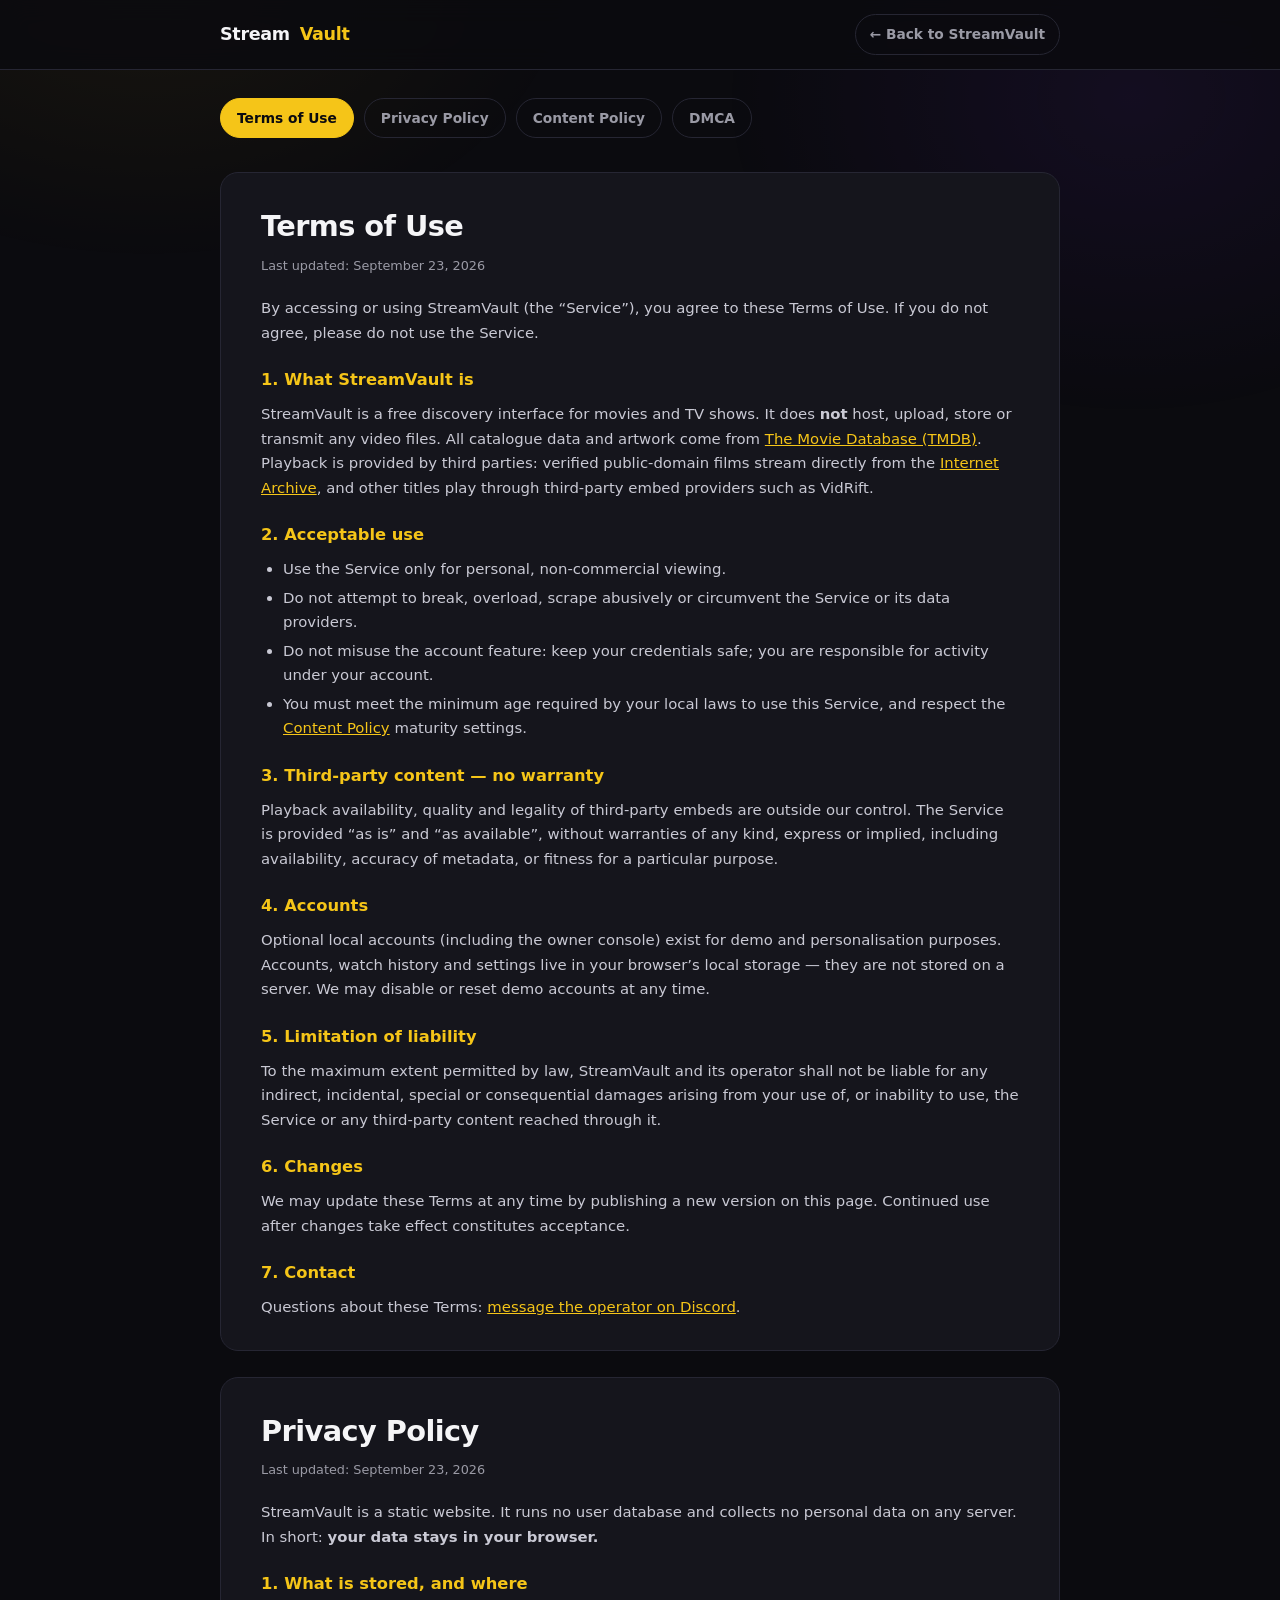
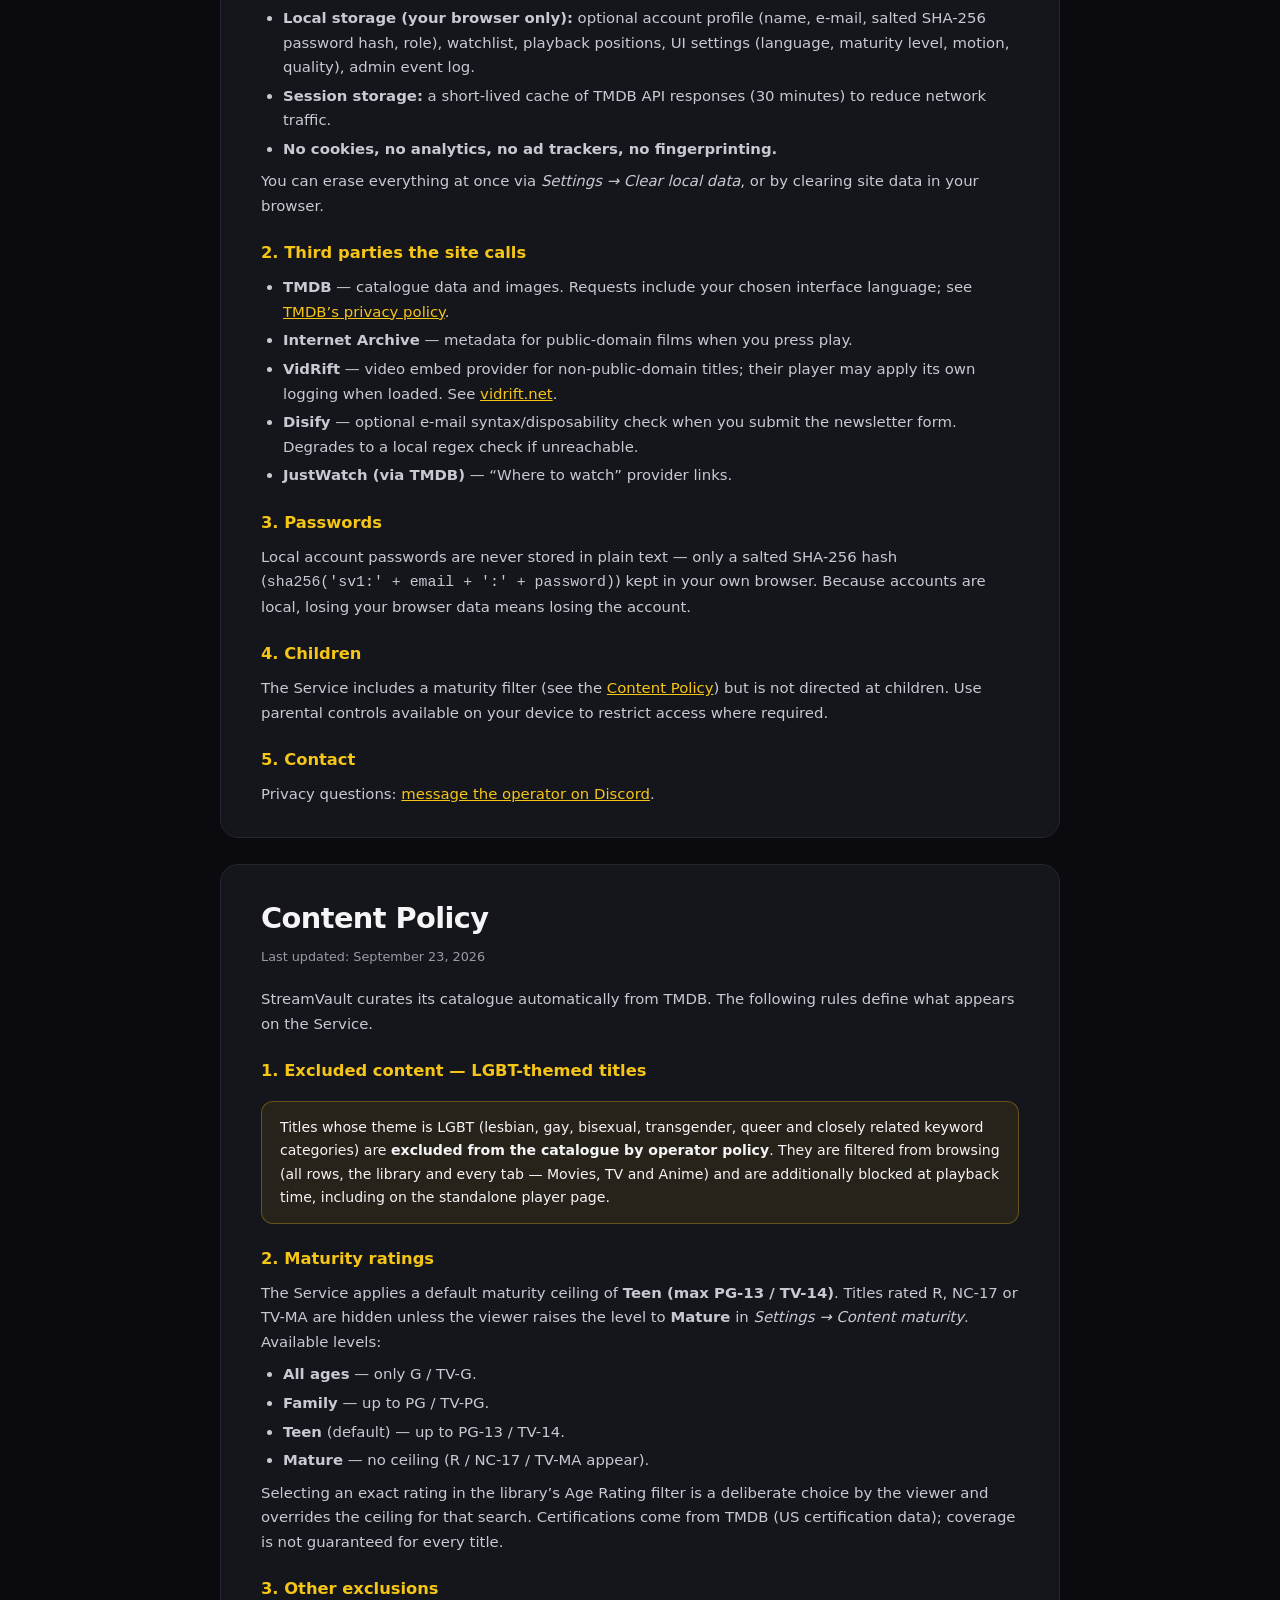
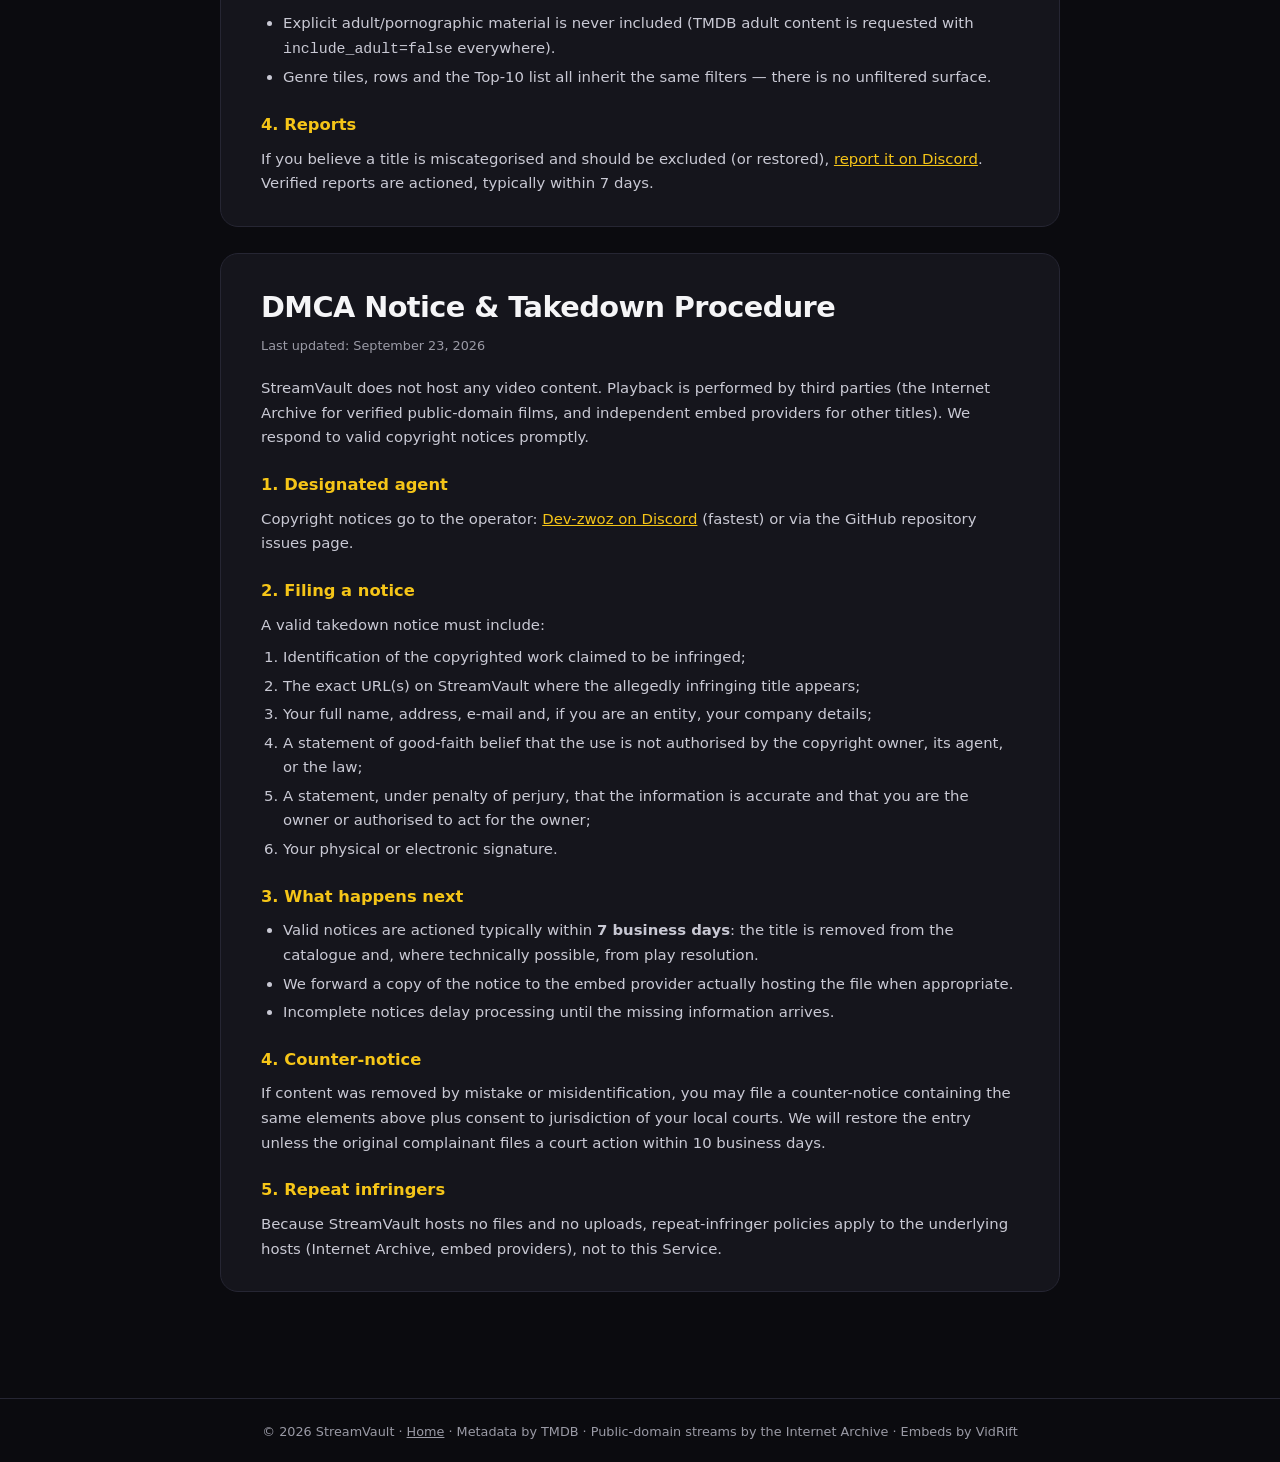
<file: legal.html>
<!DOCTYPE html>
<html lang="en">
<head>
  <meta charset="UTF-8">
  <meta name="viewport" content="width=device-width, initial-scale=1.0">
  <title>Legal — StreamVault</title>
  <meta name="description" content="Terms of Use, Privacy Policy, Content Policy and DMCA notice for StreamVault.">
  <link rel="icon" href="assets/logo.svg" type="image/svg+xml">
  <style>
    :root {
      --bg: #0B0B0F; --surface: #15151C; --surface-2: #1C1C26;
      --gold: #F5C518; --gold-deep: #D4AF37; --text: #F5F5F7; --muted: #9A9AA5;
      --border: #262633;
    }
    * { box-sizing: border-box; margin: 0; padding: 0; }
    html { scroll-behavior: smooth; }
    body {
      background: var(--bg); color: var(--text); min-height: 100vh;
      font-family: 'Inter', system-ui, -apple-system, 'Segoe UI', Roboto, sans-serif;
      line-height: 1.65; overflow-x: hidden;
    }
    .glow {
      position: fixed; inset: -20% -10%; z-index: 0; pointer-events: none; opacity: .5;
      background:
        radial-gradient(46% 38% at 18% 12%, rgba(245,197,24,.12), transparent 62%),
        radial-gradient(42% 40% at 82% 22%, rgba(109,40,217,.18), transparent 64%);
    }
    header {
      position: sticky; top: 0; z-index: 10;
      background: rgba(11,11,15,.85); backdrop-filter: blur(12px);
      border-bottom: 1px solid var(--border);
    }
    .bar {
      max-width: 880px; margin: 0 auto; padding: 14px 20px;
      display: flex; align-items: center; justify-content: space-between; gap: 12px; flex-wrap: wrap;
    }
    .brand {
      display: inline-flex; align-items: center; gap: 10px; text-decoration: none; color: var(--text);
      font-weight: 800; font-size: 1.1rem; letter-spacing: -.02em;
    }
    .brand b { color: var(--gold); }
    .back {
      color: var(--muted); text-decoration: none; font-size: .86rem; font-weight: 600;
      padding: 8px 14px; border: 1px solid var(--border); border-radius: 999px;
      transition: color .15s, border-color .15s;
    }
    .back:hover { color: var(--gold); border-color: var(--gold); }
    main { position: relative; z-index: 1; max-width: 880px; margin: 0 auto; padding: 28px 20px 80px; }
    nav.toc {
      display: flex; flex-wrap: wrap; gap: 10px; margin-bottom: 34px;
    }
    nav.toc a {
      color: var(--muted); text-decoration: none; font-size: .86rem; font-weight: 600;
      padding: 8px 16px; border: 1px solid var(--border); border-radius: 999px;
      transition: color .15s, border-color .15s, background .15s;
    }
    nav.toc a:hover, nav.toc a.active { color: #0B0B0F; background: var(--gold); border-color: var(--gold); }
    section.doc {
      background: var(--surface); border: 1px solid var(--border); border-radius: 18px;
      padding: 30px clamp(18px, 4vw, 40px); margin-bottom: 26px;
      scroll-margin-top: 90px;
    }
    section.doc h1 {
      font-size: clamp(1.4rem, 3vw, 1.8rem); letter-spacing: -.02em; margin-bottom: 4px;
    }
    section.doc .updated { color: var(--muted); font-size: .8rem; margin-bottom: 20px; }
    section.doc h2 { font-size: 1.02rem; margin: 22px 0 8px; color: var(--gold); }
    section.doc p, section.doc li { color: #C9C9D4; font-size: .93rem; }
    section.doc ul, section.doc ol { padding-left: 22px; margin: 8px 0; }
    section.doc li { margin: 4px 0; }
    section.doc a { color: var(--gold); }
    .notice {
      background: rgba(245,197,24,.08); border: 1px solid rgba(245,197,24,.3);
      border-radius: 12px; padding: 14px 18px; margin: 16px 0; font-size: .88rem;
    }
    footer {
      border-top: 1px solid var(--border); padding: 22px 20px; text-align: center;
      color: var(--muted); font-size: .8rem; position: relative; z-index: 1;
    }
    footer a { color: var(--muted); }
  </style>
</head>
<body>
  <div class="glow" aria-hidden="true"></div>

  <header>
    <div class="bar">
      <a class="brand" href="index.html">Stream<b>Vault</b></a>
      <a class="back" href="index.html">← Back to StreamVault</a>
    </div>
  </header>

  <main>
    <nav class="toc" aria-label="Legal documents">
      <a href="#terms">Terms of Use</a>
      <a href="#privacy">Privacy Policy</a>
      <a href="#content-policy">Content Policy</a>
      <a href="#dmca">DMCA</a>
    </nav>

    <!-- ================================================================== -->
    <section class="doc" id="terms">
      <h1>Terms of Use</h1>
      <p class="updated">Last updated: September 23, 2026</p>

      <p>By accessing or using StreamVault (the “Service”), you agree to these Terms of Use. If you do not agree, please do not use the Service.</p>

      <h2>1. What StreamVault is</h2>
      <p>StreamVault is a free discovery interface for movies and TV shows. It does <strong>not</strong> host, upload, store or transmit any video files. All catalogue data and artwork come from <a href="https://www.themoviedb.org/" rel="noopener noreferrer" target="_blank">The Movie Database (TMDB)</a>. Playback is provided by third parties: verified public-domain films stream directly from the <a href="https://archive.org" rel="noopener noreferrer" target="_blank">Internet Archive</a>, and other titles play through third-party embed providers such as VidRift.</p>

      <h2>2. Acceptable use</h2>
      <ul>
        <li>Use the Service only for personal, non-commercial viewing.</li>
        <li>Do not attempt to break, overload, scrape abusively or circumvent the Service or its data providers.</li>
        <li>Do not misuse the account feature: keep your credentials safe; you are responsible for activity under your account.</li>
        <li>You must meet the minimum age required by your local laws to use this Service, and respect the <a href="#content-policy">Content Policy</a> maturity settings.</li>
      </ul>

      <h2>3. Third-party content — no warranty</h2>
      <p>Playback availability, quality and legality of third-party embeds are outside our control. The Service is provided “as is” and “as available”, without warranties of any kind, express or implied, including availability, accuracy of metadata, or fitness for a particular purpose.</p>

      <h2>4. Accounts</h2>
      <p>Optional local accounts (including the owner console) exist for demo and personalisation purposes. Accounts, watch history and settings live in your browser’s local storage — they are not stored on a server. We may disable or reset demo accounts at any time.</p>

      <h2>5. Limitation of liability</h2>
      <p>To the maximum extent permitted by law, StreamVault and its operator shall not be liable for any indirect, incidental, special or consequential damages arising from your use of, or inability to use, the Service or any third-party content reached through it.</p>

      <h2>6. Changes</h2>
      <p>We may update these Terms at any time by publishing a new version on this page. Continued use after changes take effect constitutes acceptance.</p>

      <h2>7. Contact</h2>
      <p>Questions about these Terms: <a href="https://discord.com/users/1469638087268110399" rel="noopener noreferrer" target="_blank">message the operator on Discord</a>.</p>
    </section>

    <!-- ================================================================== -->
    <section class="doc" id="privacy">
      <h1>Privacy Policy</h1>
      <p class="updated">Last updated: September 23, 2026</p>

      <p>StreamVault is a static website. It runs no user database and collects no personal data on any server. In short: <strong>your data stays in your browser.</strong></p>

      <h2>1. What is stored, and where</h2>
      <ul>
        <li><strong>Local storage (your browser only):</strong> optional account profile (name, e-mail, salted SHA-256 password hash, role), watchlist, playback positions, UI settings (language, maturity level, motion, quality), admin event log.</li>
        <li><strong>Session storage:</strong> a short-lived cache of TMDB API responses (30 minutes) to reduce network traffic.</li>
        <li><strong>No cookies, no analytics, no ad trackers, no fingerprinting.</strong></li>
      </ul>
      <p>You can erase everything at once via <em>Settings → Clear local data</em>, or by clearing site data in your browser.</p>

      <h2>2. Third parties the site calls</h2>
      <ul>
        <li><strong>TMDB</strong> — catalogue data and images. Requests include your chosen interface language; see <a href="https://www.themoviedb.org/privacy-policy" rel="noopener noreferrer" target="_blank">TMDB’s privacy policy</a>.</li>
        <li><strong>Internet Archive</strong> — metadata for public-domain films when you press play.</li>
        <li><strong>VidRift</strong> — video embed provider for non-public-domain titles; their player may apply its own logging when loaded. See <a href="https://vidrift.net/" rel="noopener noreferrer" target="_blank">vidrift.net</a>.</li>
        <li><strong>Disify</strong> — optional e-mail syntax/disposability check when you submit the newsletter form. Degrades to a local regex check if unreachable.</li>
        <li><strong>JustWatch (via TMDB)</strong> — “Where to watch” provider links.</li>
      </ul>

      <h2>3. Passwords</h2>
      <p>Local account passwords are never stored in plain text — only a salted SHA-256 hash (<code>sha256('sv1:' + email + ':' + password)</code>) kept in your own browser. Because accounts are local, losing your browser data means losing the account.</p>

      <h2>4. Children</h2>
      <p>The Service includes a maturity filter (see the <a href="#content-policy">Content Policy</a>) but is not directed at children. Use parental controls available on your device to restrict access where required.</p>

      <h2>5. Contact</h2>
      <p>Privacy questions: <a href="https://discord.com/users/1469638087268110399" rel="noopener noreferrer" target="_blank">message the operator on Discord</a>.</p>
    </section>

    <!-- ================================================================== -->
    <section class="doc" id="content-policy">
      <h1>Content Policy</h1>
      <p class="updated">Last updated: September 23, 2026</p>

      <p>StreamVault curates its catalogue automatically from TMDB. The following rules define what appears on the Service.</p>

      <h2>1. Excluded content — LGBT-themed titles</h2>
      <div class="notice">Titles whose theme is LGBT (lesbian, gay, bisexual, transgender, queer and closely related keyword categories) are <strong>excluded from the catalogue by operator policy</strong>. They are filtered from browsing (all rows, the library and every tab — Movies, TV and Anime) and are additionally blocked at playback time, including on the standalone player page.</div>

      <h2>2. Maturity ratings</h2>
      <p>The Service applies a default maturity ceiling of <strong>Teen (max PG-13 / TV-14)</strong>. Titles rated R, NC-17 or TV-MA are hidden unless the viewer raises the level to <strong>Mature</strong> in <em>Settings → Content maturity</em>. Available levels:</p>
      <ul>
        <li><strong>All ages</strong> — only G / TV-G.</li>
        <li><strong>Family</strong> — up to PG / TV-PG.</li>
        <li><strong>Teen</strong> (default) — up to PG-13 / TV-14.</li>
        <li><strong>Mature</strong> — no ceiling (R / NC-17 / TV-MA appear).</li>
      </ul>
      <p>Selecting an exact rating in the library’s Age Rating filter is a deliberate choice by the viewer and overrides the ceiling for that search. Certifications come from TMDB (US certification data); coverage is not guaranteed for every title.</p>

      <h2>3. Other exclusions</h2>
      <ul>
        <li>Explicit adult/pornographic material is never included (TMDB adult content is requested with <code>include_adult=false</code> everywhere).</li>
        <li>Genre tiles, rows and the Top-10 list all inherit the same filters — there is no unfiltered surface.</li>
      </ul>

      <h2>4. Reports</h2>
      <p>If you believe a title is miscategorised and should be excluded (or restored), <a href="https://discord.com/users/1469638087268110399" rel="noopener noreferrer" target="_blank">report it on Discord</a>. Verified reports are actioned, typically within 7 days.</p>
    </section>

    <!-- ================================================================== -->
    <section class="doc" id="dmca">
      <h1>DMCA Notice &amp; Takedown Procedure</h1>
      <p class="updated">Last updated: September 23, 2026</p>

      <p>StreamVault does not host any video content. Playback is performed by third parties (the Internet Archive for verified public-domain films, and independent embed providers for other titles). We respond to valid copyright notices promptly.</p>

      <h2>1. Designated agent</h2>
      <p>Copyright notices go to the operator: <a href="https://discord.com/users/1469638087268110399" rel="noopener noreferrer" target="_blank">Dev-zwoz on Discord</a> (fastest) or via the GitHub repository issues page.</p>

      <h2>2. Filing a notice</h2>
      <p>A valid takedown notice must include:</p>
      <ol>
        <li>Identification of the copyrighted work claimed to be infringed;</li>
        <li>The exact URL(s) on StreamVault where the allegedly infringing title appears;</li>
        <li>Your full name, address, e-mail and, if you are an entity, your company details;</li>
        <li>A statement of good-faith belief that the use is not authorised by the copyright owner, its agent, or the law;</li>
        <li>A statement, under penalty of perjury, that the information is accurate and that you are the owner or authorised to act for the owner;</li>
        <li>Your physical or electronic signature.</li>
      </ol>

      <h2>3. What happens next</h2>
      <ul>
        <li>Valid notices are actioned typically within <strong>7 business days</strong>: the title is removed from the catalogue and, where technically possible, from play resolution.</li>
        <li>We forward a copy of the notice to the embed provider actually hosting the file when appropriate.</li>
        <li>Incomplete notices delay processing until the missing information arrives.</li>
      </ul>

      <h2>4. Counter-notice</h2>
      <p>If content was removed by mistake or misidentification, you may file a counter-notice containing the same elements above plus consent to jurisdiction of your local courts. We will restore the entry unless the original complainant files a court action within 10 business days.</p>

      <h2>5. Repeat infringers</h2>
      <p>Because StreamVault hosts no files and no uploads, repeat-infringer policies apply to the underlying hosts (Internet Archive, embed providers), not to this Service.</p>
    </section>
  </main>

  <footer>
    <p>© 2026 StreamVault · <a href="index.html">Home</a> · Metadata by TMDB · Public-domain streams by the Internet Archive · Embeds by VidRift</p>
  </footer>

  <script>
    // TOC highlight + deep-link (legal.html#privacy opens that document)
    const links = [...document.querySelectorAll('nav.toc a')];
    const setActive = () => {
      const h = location.hash || '#terms';
      links.forEach((a) => a.classList.toggle('active', a.getAttribute('href') === h));
    };
    window.addEventListener('hashchange', setActive);
    setActive();
  </script>
</body>
</html>
</file>
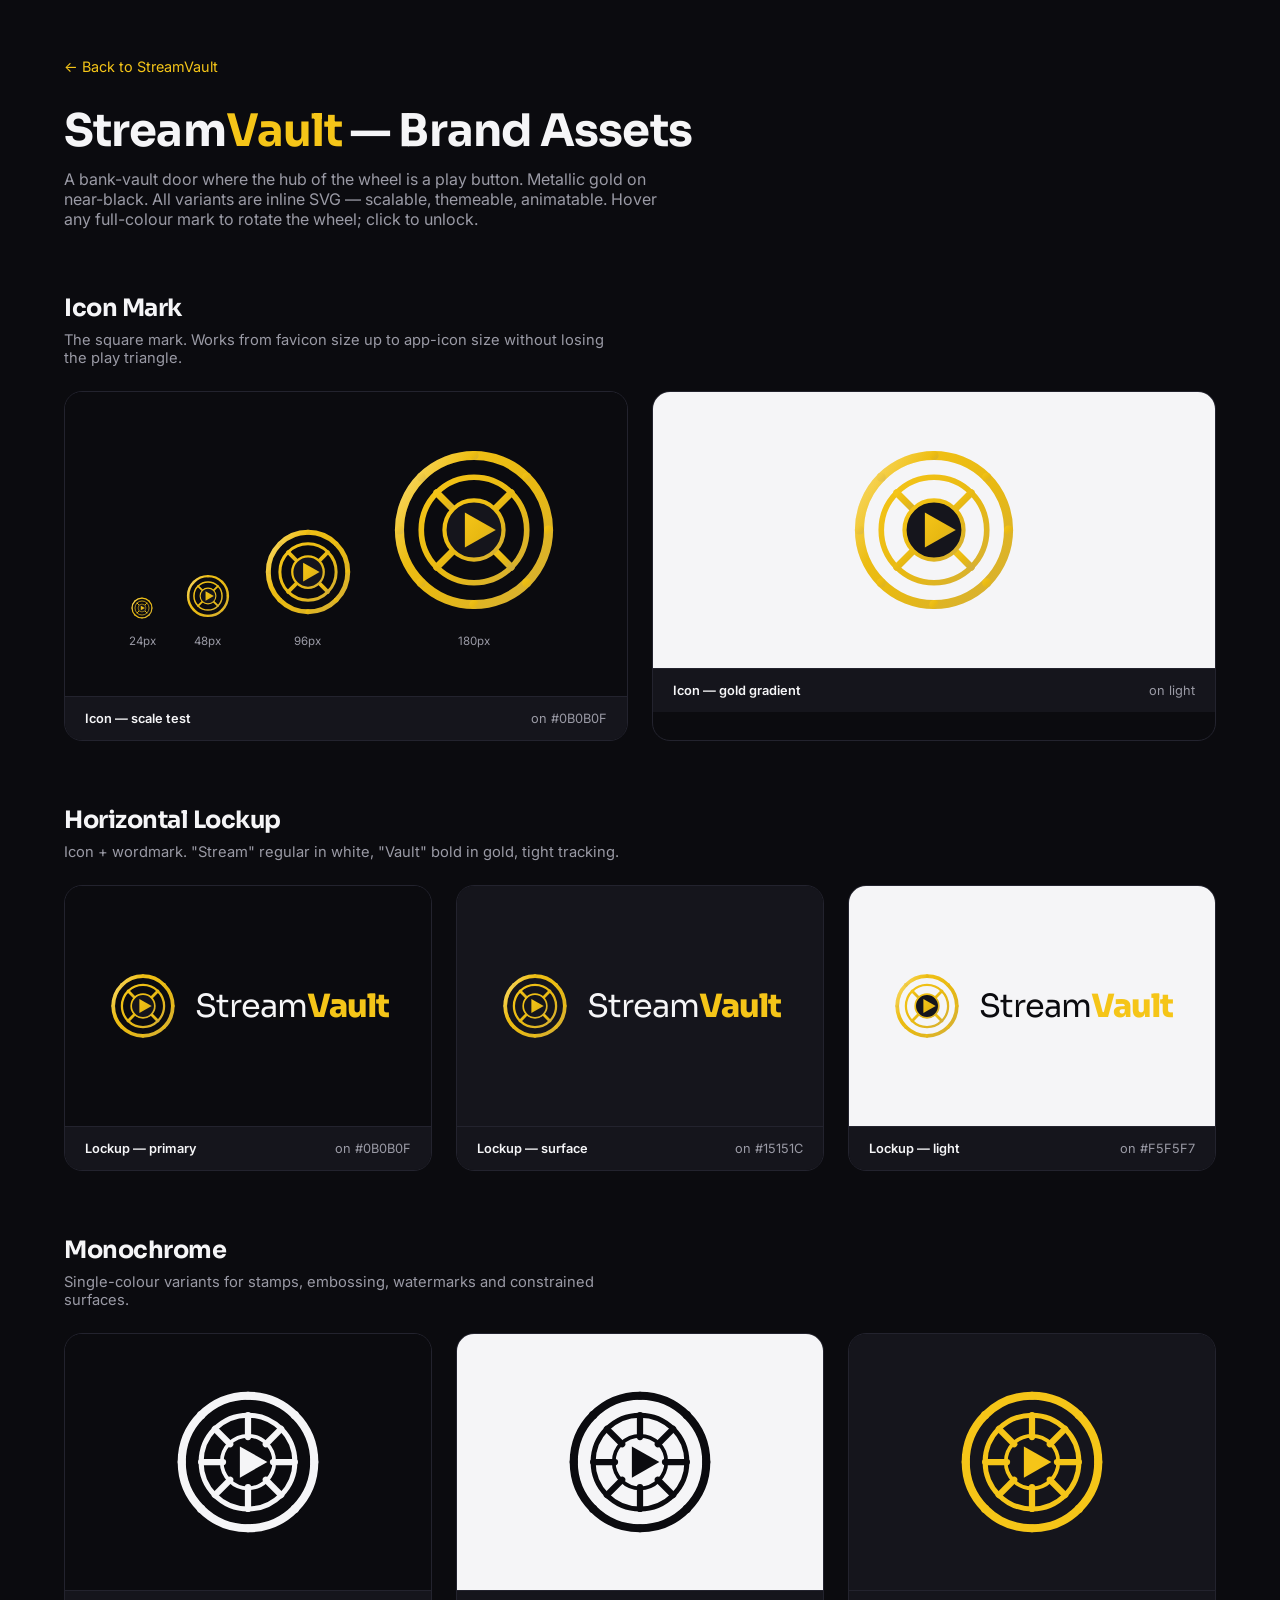
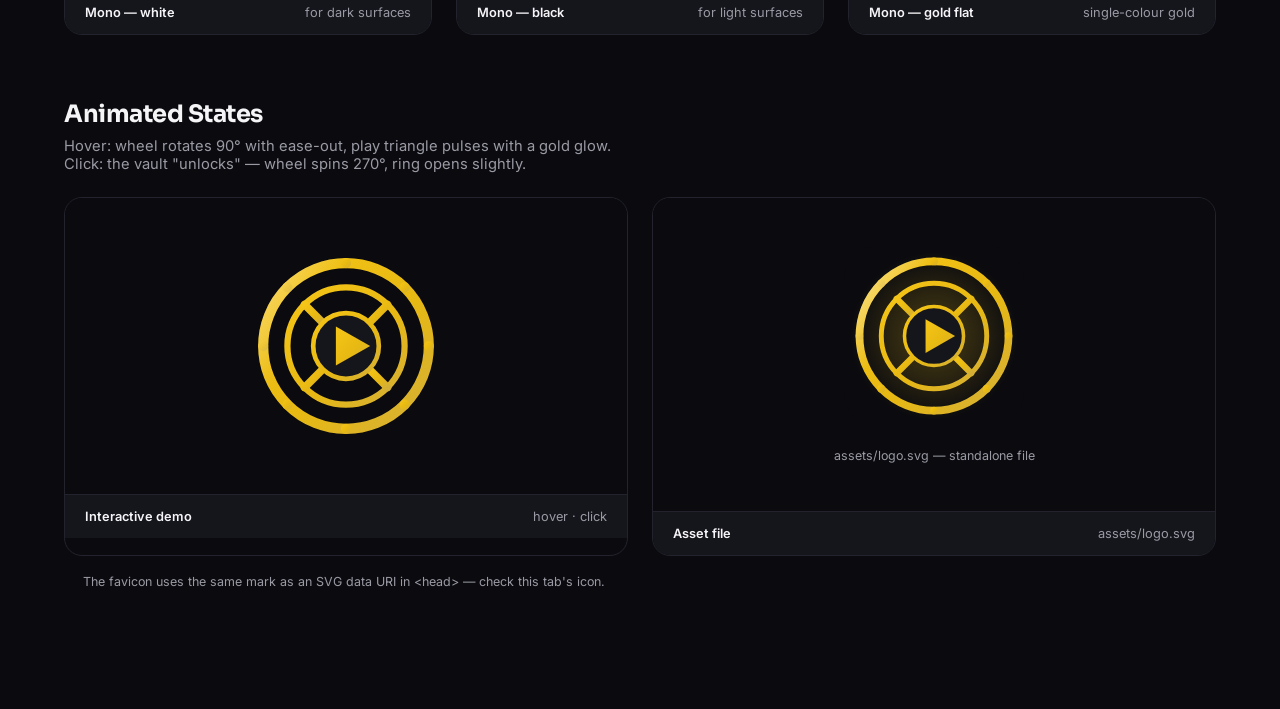
<file: logo-showcase.html>
<!DOCTYPE html>
<html lang="en">
<head>
  <meta charset="UTF-8">
  <meta name="viewport" content="width=device-width, initial-scale=1.0">
  <title>StreamVault — Logo Showcase</title>
  <meta name="author" content="Dev-zwoz">
  <link rel="icon" href="data:image/svg+xml,%3Csvg xmlns='http://www.w3.org/2000/svg' viewBox='0 0 512 512'%3E%3Crect width='512' height='512' rx='96' fill='%230B0B0F'/%3E%3Ccircle cx='256' cy='256' r='206' fill='none' stroke='%23F5C518' stroke-width='30'/%3E%3Ccircle cx='256' cy='256' r='128' fill='none' stroke='%23D4AF37' stroke-width='22'/%3E%3Cpath d='M256 74v56M256 382v56M74 256h56M382 256h56M127 127l40 40M345 345l40 40M127 385l40-40M345 167l40-40' stroke='%23F5C518' stroke-width='24' stroke-linecap='round'/%3E%3Cpath d='M226 200l88 56-88 56z' fill='%23F5C518'/%3E%3C/svg%3E">
  <link rel="stylesheet" href="https://fonts.googleapis.com/css2?family=Sora:wght@600;700;800&family=Inter:wght@400;500;600&display=swap">
  <style>
    :root {
      --bg: #0B0B0F; --surface: #15151C; --gold: #F5C518; --gold-deep: #D4AF37;
      --text: #F5F5F7; --muted: #9A9AA5; --ease: cubic-bezier(0.22, 1, 0.36, 1);
    }
    * { box-sizing: border-box; margin: 0; padding: 0; }
    body { background: var(--bg); color: var(--text); font-family: 'Inter', system-ui, sans-serif; padding: 56px clamp(16px, 5vw, 72px) 96px; }
    h1, h2 { font-family: 'Sora', system-ui, sans-serif; letter-spacing: -.02em; }
    h1 { font-size: clamp(1.8rem, 4vw, 2.8rem); }
    h1 b { color: var(--gold); }
    .sub { color: var(--muted); margin: 10px 0 48px; max-width: 620px; }
    .grid { display: grid; gap: 24px; grid-template-columns: repeat(auto-fit, minmax(300px, 1fr)); }
    .tile { border: 1px solid #23232e; border-radius: 18px; overflow: hidden; }
    .tile-canvas { display: grid; place-items: center; padding: 48px 24px; min-height: 240px; }
    .tile-canvas.dark { background: var(--bg); }
    .tile-canvas.charcoal { background: var(--surface); }
    .tile-canvas.light { background: #F5F5F7; }
    .tile-label { padding: 14px 20px; font-size: .8rem; color: var(--muted); border-top: 1px solid #23232e; background: var(--surface); display: flex; justify-content: space-between; gap: 10px; }
    .tile-label b { color: var(--text); font-weight: 600; }
    .sizes { display: flex; align-items: flex-end; gap: 28px; flex-wrap: wrap; justify-content: center; }
    .sizes figure { text-align: center; }
    .sizes figcaption { color: var(--muted); font-size: .72rem; margin-top: 10px; }
    a.back { color: var(--gold); font-size: .9rem; text-decoration: none; display: inline-block; margin-bottom: 28px; }
    a.back:hover { text-decoration: underline; }
    section { margin-top: 64px; }
    section > h2 { margin-bottom: 8px; }
    section > p { color: var(--muted); font-size: .92rem; margin-bottom: 24px; max-width: 560px; }

    /* logo motion (same rules as the app) */
    .sv-logo .sv-wheel { transform-origin: 50% 50%; transition: transform .9s var(--ease); }
    .sv-logo:hover .sv-wheel { transform: rotate(90deg); }
    .sv-logo.unlock .sv-wheel { transition: transform 1.1s var(--ease); transform: rotate(270deg); }
    .sv-logo .sv-tri { transform-origin: 50% 50%; transition: transform .5s var(--ease), filter .5s var(--ease); }
    .sv-logo:hover .sv-tri { transform: scale(1.12); filter: drop-shadow(0 0 8px rgba(245,197,24,.85)); }
    .sv-logo .sv-ring { transform-origin: 50% 50%; transition: transform .9s var(--ease); }
    .sv-logo.unlock .sv-ring { transform: scale(1.05); }
    .word { font-family: 'Sora', sans-serif; font-size: 2rem; letter-spacing: -.03em; }
    .word b { color: var(--gold); font-weight: 800; }
    .word.on-light { color: #0B0B0F; }
    .lockup { display: flex; align-items: center; gap: 16px; }
    .hint { color: var(--muted); font-size: .78rem; text-align: center; margin-top: 18px; }
  </style>
</head>
<body>
  <!-- shared defs -->
  <svg width="0" height="0" style="position:absolute" aria-hidden="true">
    <defs>
      <linearGradient id="gGold" x1="0%" y1="0%" x2="100%" y2="100%">
        <stop offset="0%" stop-color="#F5C518"/><stop offset="55%" stop-color="#E8B912"/><stop offset="100%" stop-color="#D4AF37"/>
      </linearGradient>
      <linearGradient id="gSheen" x1="0%" y1="0%" x2="100%" y2="60%">
        <stop offset="0%" stop-color="#FFF" stop-opacity=".5"/><stop offset="35%" stop-color="#FFF" stop-opacity="0"/>
      </linearGradient>
      <symbol id="sv-mark" viewBox="0 0 512 512">
        <g class="sv-ring">
          <circle cx="256" cy="256" r="212" fill="none" stroke="url(#gGold)" stroke-width="26"/>
          <g fill="url(#gGold)">
            <circle cx="256" cy="44" r="13"/><circle cx="256" cy="468" r="13"/>
            <circle cx="44" cy="256" r="13"/><circle cx="468" cy="256" r="13"/>
            <circle cx="106" cy="106" r="13"/><circle cx="406" cy="106" r="13"/>
            <circle cx="106" cy="406" r="13"/><circle cx="406" cy="406" r="13"/>
          </g>
        </g>
        <g class="sv-wheel">
          <circle cx="256" cy="256" r="150" fill="none" stroke="url(#gGold)" stroke-width="16"/>
          <g stroke="url(#gGold)" stroke-width="20" stroke-linecap="round">
            <line x1="256" y1="106" x2="256" y2="176"/><line x1="256" y1="336" x2="256" y2="406"/>
            <line x1="106" y1="256" x2="176" y2="256"/><line x1="336" y1="256" x2="406" y2="256"/>
            <line x1="150" y1="150" x2="199" y2="199"/><line x1="313" y1="313" x2="362" y2="362"/>
            <line x1="150" y1="362" x2="199" y2="313"/><line x1="313" y1="199" x2="362" y2="150"/>
          </g>
        </g>
        <circle cx="256" cy="256" r="84" fill="#15151C" stroke="url(#gGold)" stroke-width="12"/>
        <path class="sv-tri" d="M230 206 L318 256 L230 306 Z" fill="url(#gGold)"/>
        <circle cx="256" cy="256" r="212" fill="none" stroke="url(#gSheen)" stroke-width="26" opacity=".8"/>
      </symbol>
      <!-- monochrome variant: single currentColor, hub knocked out -->
      <symbol id="sv-mark-mono" viewBox="0 0 512 512">
        <circle cx="256" cy="256" r="212" fill="none" stroke="currentColor" stroke-width="26"/>
        <g fill="currentColor">
          <circle cx="256" cy="44" r="13"/><circle cx="256" cy="468" r="13"/>
          <circle cx="44" cy="256" r="13"/><circle cx="468" cy="256" r="13"/>
          <circle cx="106" cy="106" r="13"/><circle cx="406" cy="106" r="13"/>
          <circle cx="106" cy="406" r="13"/><circle cx="406" cy="406" r="13"/>
        </g>
        <circle cx="256" cy="256" r="150" fill="none" stroke="currentColor" stroke-width="16"/>
        <g stroke="currentColor" stroke-width="20" stroke-linecap="round">
          <line x1="256" y1="106" x2="256" y2="176"/><line x1="256" y1="336" x2="256" y2="406"/>
          <line x1="106" y1="256" x2="176" y2="256"/><line x1="336" y1="256" x2="406" y2="256"/>
          <line x1="150" y1="150" x2="199" y2="199"/><line x1="313" y1="313" x2="362" y2="362"/>
          <line x1="150" y1="362" x2="199" y2="313"/><line x1="313" y1="199" x2="362" y2="150"/>
        </g>
        <circle cx="256" cy="256" r="84" fill="none" stroke="currentColor" stroke-width="12"/>
        <path d="M230 206 L318 256 L230 306 Z" fill="currentColor"/>
      </symbol>
    </defs>
  </svg>

  <a class="back" href="index.html">← Back to StreamVault</a>
  <h1>Stream<b>Vault</b> — Brand Assets</h1>
  <p class="sub">A bank-vault door where the hub of the wheel is a play button. Metallic gold on near-black. All variants are inline SVG — scalable, themeable, animatable. Hover any full-colour mark to rotate the wheel; click to unlock.</p>

  <section>
    <h2>Icon Mark</h2>
    <p>The square mark. Works from favicon size up to app-icon size without losing the play triangle.</p>
    <div class="grid">
      <div class="tile">
        <div class="tile-canvas dark">
          <div class="sizes">
            <figure><svg class="sv-logo" width="24" height="24" viewBox="0 0 512 512"><use href="#sv-mark"/></svg><figcaption>24px</figcaption></figure>
            <figure><svg class="sv-logo" width="48" height="48" viewBox="0 0 512 512"><use href="#sv-mark"/></svg><figcaption>48px</figcaption></figure>
            <figure><svg class="sv-logo" width="96" height="96" viewBox="0 0 512 512"><use href="#sv-mark"/></svg><figcaption>96px</figcaption></figure>
            <figure><svg class="sv-logo" width="180" height="180" viewBox="0 0 512 512"><use href="#sv-mark"/></svg><figcaption>180px</figcaption></figure>
          </div>
        </div>
        <div class="tile-label"><b>Icon — scale test</b><span>on #0B0B0F</span></div>
      </div>
      <div class="tile">
        <div class="tile-canvas light">
          <svg class="sv-logo" width="180" height="180" viewBox="0 0 512 512"><use href="#sv-mark"/></svg>
        </div>
        <div class="tile-label"><b>Icon — gold gradient</b><span>on light</span></div>
      </div>
    </div>
  </section>

  <section>
    <h2>Horizontal Lockup</h2>
    <p>Icon + wordmark. "Stream" regular in white, "Vault" bold in gold, tight tracking.</p>
    <div class="grid">
      <div class="tile">
        <div class="tile-canvas dark">
          <div class="lockup">
            <svg class="sv-logo" width="72" height="72" viewBox="0 0 512 512"><use href="#sv-mark"/></svg>
            <span class="word">Stream<b>Vault</b></span>
          </div>
        </div>
        <div class="tile-label"><b>Lockup — primary</b><span>on #0B0B0F</span></div>
      </div>
      <div class="tile">
        <div class="tile-canvas charcoal">
          <div class="lockup">
            <svg class="sv-logo" width="72" height="72" viewBox="0 0 512 512"><use href="#sv-mark"/></svg>
            <span class="word">Stream<b>Vault</b></span>
          </div>
        </div>
        <div class="tile-label"><b>Lockup — surface</b><span>on #15151C</span></div>
      </div>
      <div class="tile">
        <div class="tile-canvas light">
          <div class="lockup">
            <svg class="sv-logo" width="72" height="72" viewBox="0 0 512 512"><use href="#sv-mark"/></svg>
            <span class="word on-light">Stream<b>Vault</b></span>
          </div>
        </div>
        <div class="tile-label"><b>Lockup — light</b><span>on #F5F5F7</span></div>
      </div>
    </div>
  </section>

  <section>
    <h2>Monochrome</h2>
    <p>Single-colour variants for stamps, embossing, watermarks and constrained surfaces.</p>
    <div class="grid">
      <div class="tile">
        <div class="tile-canvas dark" style="color:#F5F5F7">
          <svg width="160" height="160" viewBox="0 0 512 512"><use href="#sv-mark-mono"/></svg>
        </div>
        <div class="tile-label"><b>Mono — white</b><span>for dark surfaces</span></div>
      </div>
      <div class="tile">
        <div class="tile-canvas light" style="color:#0B0B0F">
          <svg width="160" height="160" viewBox="0 0 512 512"><use href="#sv-mark-mono"/></svg>
        </div>
        <div class="tile-label"><b>Mono — black</b><span>for light surfaces</span></div>
      </div>
      <div class="tile">
        <div class="tile-canvas charcoal" style="color:#F5C518">
          <svg width="160" height="160" viewBox="0 0 512 512"><use href="#sv-mark-mono"/></svg>
        </div>
        <div class="tile-label"><b>Mono — gold flat</b><span>single-colour gold</span></div>
      </div>
    </div>
  </section>

  <section>
    <h2>Animated States</h2>
    <p>Hover: wheel rotates 90° with ease-out, play triangle pulses with a gold glow. Click: the vault "unlocks" — wheel spins 270°, ring opens slightly.</p>
    <div class="grid">
      <div class="tile">
        <div class="tile-canvas dark">
          <svg class="sv-logo" id="demo-logo" width="200" height="200" viewBox="0 0 512 512" style="cursor:pointer"><use href="#sv-mark"/></svg>
        </div>
        <div class="tile-label"><b>Interactive demo</b><span>hover · click</span></div>
      </div>
      <div class="tile">
        <div class="tile-canvas dark">
          <figure style="text-align:center">
            <img src="assets/logo.svg" width="180" height="180" alt="StreamVault standalone logo file">
            <figcaption class="hint">assets/logo.svg — standalone file</figcaption>
          </figure>
        </div>
        <div class="tile-label"><b>Asset file</b><span>assets/logo.svg</span></div>
      </div>
    </div>
    <p class="hint">The favicon uses the same mark as an SVG data URI in &lt;head&gt; — check this tab's icon.</p>
  </section>

  <script>
    // click → unlock spin (same behaviour as the app navbar)
    document.querySelectorAll('.sv-logo').forEach((logo) => {
      logo.addEventListener('click', () => {
        logo.classList.remove('unlock');
        void logo.getBoundingClientRect();
        logo.classList.add('unlock');
        setTimeout(() => logo.classList.remove('unlock'), 1200);
      });
    });
  </script>
</body>
</html>
</file>
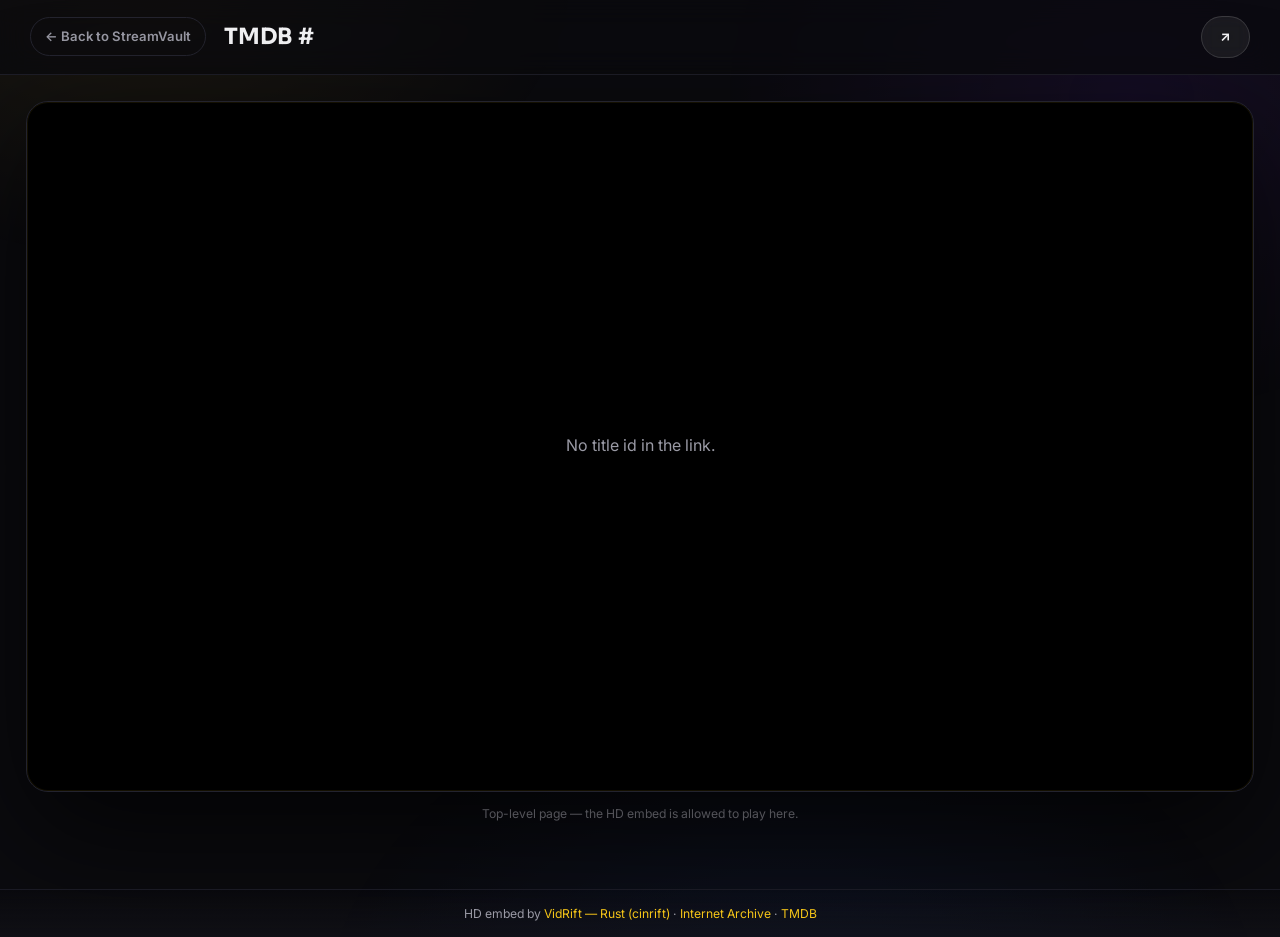
<file: watch.html>
<!DOCTYPE html>
<html lang="en">
<head>
  <meta charset="UTF-8">
  <meta name="viewport" content="width=device-width, initial-scale=1.0">
  <title>StreamVault — Player</title>
  <meta name="description" content="StreamVault standalone player — a clean, top-level page built for full-quality playback.">
  <meta name="robots" content="noindex">

  <link rel="icon" href="data:image/svg+xml,%3Csvg xmlns='http://www.w3.org/2000/svg' viewBox='0 0 512 512'%3E%3Crect width='512' height='512' rx='96' fill='%230B0B0F'/%3E%3Ccircle cx='256' cy='256' r='206' fill='none' stroke='%23F5C518' stroke-width='30'/%3E%3Ccircle cx='256' cy='256' r='128' fill='none' stroke='%23D4AF37' stroke-width='22'/%3E%3Cpath d='M226 200l88 56-88 56z' fill='%23F5C518'/%3E%3C/svg%3E">

  <link rel="preconnect" href="https://fonts.googleapis.com">
  <link rel="preconnect" href="https://fonts.gstatic.com" crossorigin>
  <link rel="stylesheet" href="https://fonts.googleapis.com/css2?family=Sora:wght@600;700;800&family=Inter:wght@400;500;600;700&display=swap">

  <link rel="stylesheet" href="styles/base.css">
  <link rel="stylesheet" href="styles/components.css">
  <link rel="stylesheet" href="styles/animations.css">
</head>
<body class="watch-page">
  <div class="watch-aurora" aria-hidden="true"></div>

  <header class="watch-bar">
    <a class="watch-back" id="watch-back" href="index.html">← Back to StreamVault</a>

    <div class="watch-head">
      <b class="watch-title" id="watch-title">StreamVault</b>
      <small class="watch-sub muted" id="watch-sub"></small>
    </div>

    <div class="watch-tools">
      <div class="watch-sources" id="watch-sources" role="tablist" aria-label="Sources"></div>
      <a class="btn btn-ghost btn-sm" id="watch-embed" href="#" target="_blank" rel="noopener noreferrer" hidden>↗</a>
    </div>
  </header>

  <main class="watch-stage">
    <div class="watch-frame" id="watch-frame">
      <div class="watch-boot">
        <span class="watch-boot-ring" aria-hidden="true"></span>
        <p id="watch-boot-text">Building the player…</p>
      </div>
    </div>
    <p class="watch-note muted" id="watch-note"></p>
  </main>

  <footer class="watch-foot">
    <span id="watch-credit"></span>
  </footer>

  <script type="module" src="js/watch.js"></script>
</body>
</html>
</file>
<file: styles/base.css>
/* ============================================================================
   StreamVault — base.css
   Tokens, reset, typography, layout primitives. 8px grid throughout.
   ============================================================================ */

:root {
  /* palette */
  --bg: #0B0B0F;
  --surface: #15151C;
  --surface-2: #1C1C25;
  --gold: #F5C518;
  --gold-deep: #D4AF37;
  --text: #F5F5F7;
  --muted: #9A9AA5;
  --glow-a: #6D28D9;
  --glow-b: #2563EB;
  --danger: #EF4444;

  /* type */
  --font-head: 'Sora', 'Segoe UI', system-ui, -apple-system, sans-serif;
  --font-body: 'Inter', 'Segoe UI', system-ui, -apple-system, sans-serif;

  /* motion */
  --ease: cubic-bezier(0.22, 1, 0.36, 1);
  --dur-fast: 200ms;
  --dur: 320ms;
  --dur-slow: 500ms;

  /* layout */
  --nav-h: 72px;
  --radius: 14px;
  --radius-lg: 22px;
  --pad: clamp(16px, 4vw, 56px);
}

*, *::before, *::after { box-sizing: border-box; margin: 0; padding: 0; }

html { scroll-behavior: smooth; }

body {
  background: var(--bg);
  color: var(--text);
  font-family: var(--font-body);
  font-size: 16px;
  line-height: 1.6;
  -webkit-font-smoothing: antialiased;
  overflow-x: hidden;
}

img { display: block; max-width: 100%; }
a { color: inherit; text-decoration: none; }
button { font: inherit; color: inherit; background: none; border: 0; cursor: pointer; }
input, select { font: inherit; }
ul { list-style: none; }

::selection { background: rgba(245, 197, 24, .3); }

/* scrollbar */
::-webkit-scrollbar { width: 10px; height: 8px; }
::-webkit-scrollbar-track { background: var(--bg); }
::-webkit-scrollbar-thumb { background: #2A2A35; border-radius: 8px; }
::-webkit-scrollbar-thumb:hover { background: #3A3A48; }

/* focus visibility */
:focus-visible {
  outline: 2px solid var(--gold);
  outline-offset: 2px;
  border-radius: 4px;
}

/* typography */
h1, h2, h3, h4 { font-family: var(--font-head); font-weight: 700; line-height: 1.15; letter-spacing: -0.02em; }
h1 { font-size: clamp(2.4rem, 6vw, 4.5rem); }
h2 { font-size: clamp(1.6rem, 3.4vw, 2.4rem); }
h3 { font-size: clamp(1.15rem, 2vw, 1.4rem); }

.muted { color: var(--muted); }
.gold { color: var(--gold); }

/* layout primitives */
.container { max-width: 1440px; margin-inline: auto; padding-inline: var(--pad); }
section { position: relative; padding-block: clamp(48px, 8vw, 96px); }

.section-head { margin-bottom: 32px; }
.section-head p { color: var(--muted); margin-top: 8px; max-width: 560px; }

.eyebrow {
  display: inline-flex; align-items: center; gap: 8px;
  font-size: .78rem; font-weight: 700; letter-spacing: .18em; text-transform: uppercase;
  color: var(--gold); margin-bottom: 12px;
}
.eyebrow::before { content: ''; width: 24px; height: 2px; background: linear-gradient(90deg, var(--gold), transparent); }

.visually-hidden {
  position: absolute; width: 1px; height: 1px; margin: -1px;
  clip: rect(0 0 0 0); overflow: hidden; white-space: nowrap;
}

/* views (Home / Movies / Watchlist) */
.view { display: none; }
.view.active { display: block; animation: viewIn var(--dur-slow) var(--ease); }
@keyframes viewIn { from { opacity: 0; transform: translateY(14px); } to { opacity: 1; transform: none; } }

/* reduced motion — kill all decorative movement, keep opacity fades */
@media (prefers-reduced-motion: reduce) {
  html { scroll-behavior: auto; }
  *, *::before, *::after {
    animation-duration: .01ms !important;
    animation-iteration-count: 1 !important;
    transition-duration: .01ms !important;
  }
}
</file>
<file: styles/components.css>
/* ============================================================================
   StreamVault — components.css
   Navbar, hero, cards, carousels, grids, modals, player, footer, forms.
   ============================================================================ */

/* ------------------------------------------------------------------ preloader */
#preloader {
  position: fixed; inset: 0; z-index: 200; display: grid; place-items: center;
  background: var(--bg); cursor: pointer;
  transition: opacity .5s var(--ease), visibility .5s;
}
#preloader.done { opacity: 0; visibility: hidden; pointer-events: none; }
#preloader .pre-logo { width: 120px; height: 120px; }
#preloader .pre-tag {
  margin-top: 24px; color: var(--muted); font-size: .85rem; letter-spacing: .3em;
  text-transform: uppercase; opacity: 0; animation: fadeUp .8s var(--ease) .5s forwards;
}
#preloader .pre-sweep {
  position: absolute; inset: 0; pointer-events: none;
  background: linear-gradient(105deg, transparent 40%, rgba(245,197,24,.12) 50%, transparent 60%);
  transform: translateX(-100%);
  animation: sweep 1.4s var(--ease) .3s forwards;
}
@keyframes sweep { to { transform: translateX(100%); } }

/* ------------------------------------------------------------------ progress */
#scroll-progress {
  position: fixed; top: 0; left: 0; height: 3px; width: 100%;
  transform-origin: 0 50%; transform: scaleX(0);
  background: linear-gradient(90deg, var(--gold), var(--gold-deep));
  z-index: 120; pointer-events: none;
}

/* ------------------------------------------------------------------ navbar */
#navbar {
  position: fixed; top: 0; left: 0; right: 0; z-index: 100;
  height: var(--nav-h);
  display: flex; align-items: center; gap: 24px;
  padding-inline: var(--pad);
  transition: background var(--dur) var(--ease), border-color var(--dur) var(--ease),
              height var(--dur) var(--ease), backdrop-filter var(--dur) var(--ease);
  border-bottom: 1px solid transparent;
}
#navbar.scrolled {
  height: 60px;
  background: rgba(11, 11, 15, .72);
  backdrop-filter: blur(18px) saturate(1.4);
  -webkit-backdrop-filter: blur(18px) saturate(1.4);
  border-bottom-color: rgba(245, 197, 24, .12);
}
.nav-logo { display: flex; align-items: center; gap: 10px; flex-shrink: 0; }
.nav-logo svg { width: 36px; height: 36px; }
.nav-word { font-family: var(--font-head); font-size: 1.2rem; letter-spacing: -.02em; white-space: nowrap; }
.nav-word b { color: var(--gold); }

.nav-links { display: flex; gap: 4px; margin-inline: auto; }
.nav-links a {
  position: relative; padding: 8px 14px; font-size: .92rem; color: var(--muted);
  border-radius: 8px; transition: color var(--dur-fast) var(--ease);
}
.nav-links a::after {
  content: ''; position: absolute; left: 14px; right: 14px; bottom: 4px; height: 2px;
  background: var(--gold); border-radius: 2px;
  transform: scaleX(0); transform-origin: 0 50%;
  transition: transform var(--dur) var(--ease);
}
.nav-links a:hover, .nav-links a.active { color: var(--text); }
.nav-links a:hover::after, .nav-links a.active::after { transform: scaleX(1); }

.nav-actions { display: flex; align-items: center; gap: 12px; flex-shrink: 0; }

/* search */
.search-wrap { position: relative; }
.search-input {
  width: 150px; height: 38px; padding: 0 14px 0 38px;
  background: var(--surface); color: var(--text);
  border: 1px solid #262633; border-radius: 999px;
  transition: width var(--dur) var(--ease), box-shadow var(--dur) var(--ease), border-color var(--dur) var(--ease);
}
.search-input::placeholder { color: var(--muted); }
.search-input:focus {
  width: 240px; outline: none; border-color: var(--gold);
  box-shadow: 0 0 0 3px rgba(245, 197, 24, .18), 0 0 24px rgba(245, 197, 24, .12);
}
.search-wrap svg { position: absolute; left: 13px; top: 50%; transform: translateY(-50%); width: 16px; height: 16px; color: var(--muted); pointer-events: none; }
.search-results {
  position: absolute; top: calc(100% + 10px); right: 0; width: min(380px, 90vw);
  max-height: 420px; overflow-y: auto;
  background: var(--surface); border: 1px solid #262633; border-radius: var(--radius);
  box-shadow: 0 24px 64px rgba(0,0,0,.6);
  opacity: 0; transform: translateY(-8px) scale(.98); pointer-events: none;
  transition: opacity var(--dur-fast) var(--ease), transform var(--dur-fast) var(--ease);
}
.search-results.open { opacity: 1; transform: none; pointer-events: auto; }
.search-result {
  display: flex; gap: 12px; padding: 10px 14px; width: 100%; text-align: left;
  transition: background var(--dur-fast); animation: fadeUp .3s var(--ease) both;
}
.search-result:hover, .search-result:focus-visible { background: var(--surface-2); }
.search-result img, .search-result .ph { width: 40px; height: 60px; object-fit: cover; border-radius: 6px; flex-shrink: 0; background: var(--surface-2); }
.search-result .sr-t { font-weight: 600; font-size: .9rem; line-height: 1.3; }
.search-result .sr-m { color: var(--muted); font-size: .78rem; margin-top: 2px; }
.search-empty { padding: 18px; color: var(--muted); font-size: .88rem; text-align: center; }

/* language toggle */

/* buttons */
.btn {
  position: relative; display: inline-flex; align-items: center; justify-content: center; gap: 10px;
  padding: 13px 26px; border-radius: 999px; font-weight: 700; font-size: .95rem;
  transition: transform var(--dur-fast) var(--ease), box-shadow var(--dur) var(--ease), background var(--dur-fast);
  overflow: hidden; white-space: nowrap;
}
.btn:active { transform: scale(.97); }
.btn-gold {
  background: linear-gradient(135deg, var(--gold), var(--gold-deep));
  color: #0B0B0F;
  box-shadow: 0 8px 32px rgba(245, 197, 24, .25);
}
.btn-gold:hover { box-shadow: 0 12px 44px rgba(245, 197, 24, .4); }
.btn-ghost {
  background: rgba(255,255,255,.07); color: var(--text);
  border: 1px solid rgba(255,255,255,.14);
  backdrop-filter: blur(8px);
}
.btn-ghost:hover { background: rgba(255,255,255,.12); border-color: rgba(255,255,255,.25); }
.btn-sm { padding: 9px 18px; font-size: .85rem; }

/* shimmer sweep on primary CTA */
.btn-shimmer::before {
  content: ''; position: absolute; inset: 0;
  background: linear-gradient(105deg, transparent 40%, rgba(255,255,255,.45) 50%, transparent 60%);
  transform: translateX(-120%);
  animation: btnSweep 4s var(--ease) infinite;
}
@keyframes btnSweep { 0%, 72% { transform: translateX(-120%); } 92%, 100% { transform: translateX(120%); } }

/* ripple */
.ripple {
  position: absolute; border-radius: 50%; pointer-events: none;
  background: rgba(255,255,255,.35);
  transform: scale(0); animation: ripple .55s var(--ease) forwards;
}
@keyframes ripple { to { transform: scale(3); opacity: 0; } }

/* ------------------------------------------------------------------ hero */
#hero {
  position: relative; min-height: min(92vh, 900px); display: flex; align-items: center;
  padding-top: var(--nav-h); overflow: hidden;
}
.hero-bg { position: absolute; inset: 0; z-index: -3; }
.hero-slide {
  position: absolute; inset: -4%;
  background-size: cover; background-position: center 20%;
  opacity: 0; transition: opacity 1.4s ease;
  will-change: transform, opacity;
}
.hero-slide.active { opacity: 1; animation: kenburns 16s ease-in-out infinite alternate; }
@keyframes kenburns { from { transform: scale(1); } to { transform: scale(1.08) translateY(-1.5%); } }
.hero-scrim {
  position: absolute; inset: 0; z-index: -2;
  background:
    linear-gradient(180deg, rgba(11,11,15,.55) 0%, rgba(11,11,15,.25) 40%, var(--bg) 96%),
    linear-gradient(90deg, rgba(11,11,15,.88) 0%, rgba(11,11,15,.3) 55%, rgba(11,11,15,.1) 100%);
}
.hero-aurora {
  position: absolute; inset: -20%; z-index: -1; pointer-events: none; filter: blur(90px); opacity: .5;
}
.hero-aurora::before, .hero-aurora::after {
  content: ''; position: absolute; width: 55%; height: 55%; border-radius: 50%;
}
.hero-aurora::before {
  background: radial-gradient(circle, rgba(109,40,217,.35), transparent 65%);
  top: 8%; left: 4%; animation: drift1 18s ease-in-out infinite alternate;
}
.hero-aurora::after {
  background: radial-gradient(circle, rgba(37,99,235,.3), transparent 65%);
  bottom: 4%; right: 10%; animation: drift2 22s ease-in-out infinite alternate;
}
@keyframes drift1 { to { transform: translate(12%, 16%) scale(1.15); } }
@keyframes drift2 { to { transform: translate(-14%, -10%) scale(1.1); } }

.hero-inner { position: relative; max-width: 720px; }
.hero-kicker {
  display: inline-flex; align-items: center; gap: 8px;
  background: rgba(245,197,24,.1); border: 1px solid rgba(245,197,24,.3);
  color: var(--gold); padding: 6px 14px; border-radius: 999px;
  font-size: .8rem; font-weight: 600; letter-spacing: .06em; margin-bottom: 24px;
}
.hero-title .w {
  display: inline-block; overflow: hidden; vertical-align: bottom;
}
.hero-title .w > span {
  display: inline-block; transform: translateY(110%);
  animation: wordUp .9s var(--ease) forwards;
}
@keyframes wordUp { to { transform: translateY(0); } }
.hero-sub {
  margin-top: 20px; font-size: clamp(1rem, 1.6vw, 1.2rem); color: var(--muted);
  max-width: 540px; opacity: 0; animation: fadeUp .9s var(--ease) .55s forwards;
}
.hero-ctas { display: flex; flex-wrap: wrap; gap: 16px; margin-top: 32px; opacity: 0; animation: fadeUp .9s var(--ease) .75s forwards; }
.hero-badges {
  display: flex; flex-wrap: wrap; gap: 10px 22px; margin-top: 36px;
  opacity: 0; animation: fadeUp .9s var(--ease) .95s forwards;
}
.hero-badges span { display: inline-flex; align-items: center; gap: 8px; color: var(--muted); font-size: .86rem; }
.hero-badges i { font-style: normal; }
.hero-badges svg { width: 15px; height: 15px; color: var(--gold); flex-shrink: 0; }

.hero-meta {
  position: absolute; bottom: 36px; right: var(--pad);
  display: flex; align-items: center; gap: 12px;
  color: var(--muted); font-size: .82rem;
  opacity: 0; animation: fadeUp .9s var(--ease) 1.1s forwards;
}
.hero-dots { display: flex; gap: 8px; }
.hero-dots button { width: 26px; height: 4px; border-radius: 2px; background: rgba(255,255,255,.2); transition: background var(--dur); position: relative; overflow: hidden; }
.hero-dots button.active::after {
  content: ''; position: absolute; inset: 0; background: var(--gold);
  transform-origin: 0 50%; animation: dotFill 8s linear forwards;
}
@keyframes dotFill { from { transform: scaleX(0); } to { transform: scaleX(1); } }

@keyframes fadeUp { from { opacity: 0; transform: translateY(22px); } to { opacity: 1; transform: none; } }

/* ------------------------------------------------------------------ rows & cards */
.row-section { padding-block: clamp(24px, 3.5vw, 44px); }
.row-head { display: flex; align-items: baseline; justify-content: space-between; gap: 16px; margin-bottom: 18px; }
.row-head h2 { font-size: clamp(1.25rem, 2.2vw, 1.6rem); }

.carousel-wrap { position: relative; }
.carousel {
  display: flex; gap: 16px; overflow-x: auto; padding: 10px 4px 22px;
  scroll-snap-type: x proximity; scrollbar-width: none;
  -webkit-mask-image: linear-gradient(90deg, transparent, #000 2.5%, #000 97.5%, transparent);
  mask-image: linear-gradient(90deg, transparent, #000 2.5%, #000 97.5%, transparent);
  cursor: grab;
}
.carousel::-webkit-scrollbar { display: none; }
.carousel.dragging { cursor: grabbing; scroll-snap-type: none; }
.carousel.dragging * { pointer-events: none; }

.car-btn {
  position: absolute; top: 50%; transform: translateY(-50%); z-index: 5;
  width: 44px; height: 44px; border-radius: 50%;
  display: grid; place-items: center;
  background: rgba(21,21,28,.9); border: 1px solid rgba(245,197,24,.25);
  color: var(--text); opacity: 0; transition: opacity var(--dur) var(--ease), transform var(--dur-fast) var(--ease), border-color var(--dur-fast);
  backdrop-filter: blur(8px);
}
.car-btn svg { width: 18px; height: 18px; }
.car-btn:hover { border-color: var(--gold); transform: translateY(-50%) scale(1.08); }
.car-btn.prev { left: -8px; } .car-btn.next { right: -8px; }
.carousel-wrap:hover .car-btn, .car-btn:focus-visible { opacity: 1; }
.car-btn[disabled] { opacity: 0 !important; pointer-events: none; }

/* movie card */
.card {
  position: relative; flex: 0 0 172px; scroll-snap-align: start;
  border-radius: var(--radius); background: var(--surface);
  transform-style: preserve-3d; will-change: transform;
  transition: transform var(--dur) var(--ease), box-shadow var(--dur) var(--ease);
  outline-offset: 3px;
}
.card::before { /* gold glow border */
  content: ''; position: absolute; inset: -1px; border-radius: inherit; padding: 1px;
  background: linear-gradient(140deg, rgba(245,197,24,.7), rgba(212,175,55,.1) 45%, transparent);
  -webkit-mask: linear-gradient(#000 0 0) content-box, linear-gradient(#000 0 0);
  -webkit-mask-composite: xor; mask-composite: exclude;
  opacity: 0; transition: opacity var(--dur) var(--ease);
  pointer-events: none;
}
.card:hover, .card:focus-within {
  transform: translateY(-6px) scale(1.05);
  box-shadow: 0 24px 48px rgba(0,0,0,.55), 0 0 40px rgba(245,197,24,.08);
  z-index: 3;
}
.card:hover::before, .card:focus-within::before { opacity: 1; }
.card-media { position: relative; aspect-ratio: 2/3; border-radius: var(--radius); overflow: hidden; }
.card-media img {
  width: 100%; height: 100%; object-fit: cover;
  filter: blur(12px); transform: scale(1.06); opacity: 0;
  transition: filter .6s var(--ease), opacity .6s var(--ease), transform .8s var(--ease);
}
.card-media img.loaded { filter: blur(0); opacity: 1; transform: scale(1); }
.card:hover .card-media img.loaded { transform: scale(1.1); }
.card-badges { position: absolute; top: 8px; left: 8px; right: 8px; display: flex; justify-content: space-between; gap: 6px; z-index: 2; }
.badge-hd {
  background: rgba(11,11,15,.75); color: var(--text); backdrop-filter: blur(6px);
  font-size: .62rem; font-weight: 800; letter-spacing: .08em; padding: 3px 7px; border-radius: 5px;
  border: 1px solid rgba(255,255,255,.18);
}
.badge-free {
  background: linear-gradient(135deg, var(--gold), var(--gold-deep)); color: #0B0B0F;
  font-size: .62rem; font-weight: 800; letter-spacing: .04em; padding: 3px 8px; border-radius: 5px;
  box-shadow: 0 2px 12px rgba(245,197,24,.45);
}
.card-rating {
  position: absolute; bottom: 8px; left: 8px; z-index: 2;
  display: inline-flex; align-items: center; gap: 4px;
  background: rgba(11,11,15,.8); backdrop-filter: blur(6px);
  padding: 3px 8px; border-radius: 999px; font-size: .72rem; font-weight: 700;
}
.card-rating svg { width: 11px; height: 11px; color: var(--gold); }

.card-overlay {
  position: absolute; inset: 0; z-index: 2;
  display: flex; flex-direction: column; justify-content: flex-end; gap: 10px;
  padding: 14px;
  background: linear-gradient(180deg, transparent 30%, rgba(11,11,15,.92) 85%);
  opacity: 0; transition: opacity var(--dur) var(--ease);
}
.card:hover .card-overlay, .card:focus-within .card-overlay { opacity: 1; }
.card-overlay .ov-actions { display: flex; gap: 8px; transform: translateY(10px); transition: transform var(--dur) var(--ease); }
.card:hover .ov-actions, .card:focus-within .ov-actions { transform: none; }
.ov-btn {
  width: 38px; height: 38px; border-radius: 50%; display: grid; place-items: center;
  background: rgba(255,255,255,.12); border: 1px solid rgba(255,255,255,.2);
  backdrop-filter: blur(6px);
  transition: background var(--dur-fast), transform var(--dur-fast) var(--ease), border-color var(--dur-fast);
}
.ov-btn svg { width: 16px; height: 16px; transition: transform var(--dur-fast) var(--ease); }
.ov-btn:hover { background: var(--gold); color: #0B0B0F; border-color: var(--gold); transform: scale(1.1); }
.ov-btn.play:hover svg { transform: translateX(2px); }
.ov-btn.in-list { background: var(--gold); color: #0B0B0F; border-color: var(--gold); }

.card-info { padding: 12px 6px 14px; }
.card-title { font-size: .88rem; font-weight: 600; line-height: 1.3; display: -webkit-box; -webkit-line-clamp: 1; -webkit-box-orient: vertical; overflow: hidden; }
.card-meta { display: flex; align-items: center; gap: 8px; margin-top: 4px; color: var(--muted); font-size: .74rem; }
.chip {
  background: var(--surface-2); border: 1px solid #262633; padding: 1px 8px;
  border-radius: 999px; font-size: .68rem; white-space: nowrap;
}

/* skeletons */
.sk-card { flex: 0 0 172px; }
.sk { position: relative; overflow: hidden; background: var(--surface); border-radius: var(--radius); }
.sk::after {
  content: ''; position: absolute; inset: 0;
  background: linear-gradient(90deg, transparent, rgba(255,255,255,.06), transparent);
  transform: translateX(-100%); animation: skShine 1.4s ease infinite;
}
@keyframes skShine { to { transform: translateX(100%); } }
.sk-poster { aspect-ratio: 2/3; }
.sk-line { height: 12px; border-radius: 6px; margin-top: 10px; }
.sk-line.short { width: 55%; }

/* ------------------------------------------------------------------ genre grid */
.genre-grid {
  display: grid; gap: 16px;
  grid-template-columns: repeat(auto-fill, minmax(170px, 1fr));
}
.genre-tile {
  position: relative; overflow: hidden;
  padding: 26px 20px; border-radius: var(--radius);
  background: linear-gradient(140deg, var(--surface) 0%, var(--surface-2) 100%);
  border: 1px solid #23232e;
  display: flex; flex-direction: column; align-items: flex-start; gap: 12px;
  text-align: left;
  transition: transform var(--dur) var(--ease), border-color var(--dur), box-shadow var(--dur) var(--ease);
}
.genre-tile::before {
  content: ''; position: absolute; inset: 0;
  background: linear-gradient(140deg, rgba(109,40,217,.22), rgba(37,99,235,.18), rgba(245,197,24,.14));
  background-size: 220% 220%; background-position: 0% 0%;
  opacity: 0; transition: opacity var(--dur) var(--ease);
}
.genre-tile:hover::before { opacity: 1; animation: gradShift 3s ease infinite alternate; }
@keyframes gradShift { to { background-position: 100% 100%; } }
.genre-tile:hover { transform: translateY(-4px); border-color: rgba(245,197,24,.4); box-shadow: 0 16px 40px rgba(0,0,0,.4); }
.genre-tile svg { width: 26px; height: 26px; color: var(--gold); position: relative; transition: transform var(--dur-fast) var(--ease); }
.genre-tile:hover svg { animation: microBounce .5s var(--ease); }
@keyframes microBounce { 30% { transform: translateY(-5px) scale(1.12); } 60% { transform: translateY(1px); } }
.genre-tile b { position: relative; font-family: var(--font-head); font-size: 1.02rem; }
.genre-tile span { position: relative; color: var(--muted); font-size: .76rem; }

/* ------------------------------------------------------------------ movies grid view */
.filter-bar {
  display: flex; flex-wrap: wrap; gap: 12px; align-items: center;
  padding: 16px; background: var(--surface); border: 1px solid #23232e;
  border-radius: var(--radius); margin-bottom: 32px;
  position: sticky; top: calc(var(--nav-h) - 6px); z-index: 40;
  backdrop-filter: blur(14px);
}
.filter-bar select {
  background: var(--surface-2); color: var(--text); border: 1px solid #2a2a38;
  padding: 9px 14px; border-radius: 10px; cursor: pointer;
  transition: border-color var(--dur-fast);
}
.filter-bar select:hover, .filter-bar select:focus { border-color: var(--gold); outline: none; }
.filter-check {
  display: inline-flex; align-items: center; gap: 8px; cursor: pointer;
  padding: 9px 14px; background: var(--surface-2); border: 1px solid #2a2a38; border-radius: 10px;
  font-size: .9rem; user-select: none; transition: border-color var(--dur-fast), background var(--dur-fast);
}
.filter-check input { accent-color: var(--gold); width: 15px; height: 15px; cursor: pointer; }
.filter-check:has(input:checked) { border-color: var(--gold); background: rgba(245,197,24,.1); }

.movie-grid {
  display: grid; gap: 20px 16px;
  grid-template-columns: repeat(auto-fill, minmax(160px, 1fr));
}
.movie-grid .card { flex: initial; }
.grid-more { display: flex; justify-content: center; margin-top: 40px; }

/* ------------------------------------------------------------------ why cards */
.feature-grid { display: grid; gap: 20px; grid-template-columns: repeat(auto-fit, minmax(280px, 1fr)); }
.feature-card {
  position: relative; padding: 30px; border-radius: var(--radius-lg);
  background: linear-gradient(160deg, var(--surface), #12121a);
  border: 1px solid #23232e; overflow: hidden;
  transition: transform var(--dur) var(--ease), border-color var(--dur);
}
.feature-card:hover { transform: translateY(-5px); border-color: rgba(245,197,24,.35); }
.feature-card::after {
  content: ''; position: absolute; top: -60%; right: -30%; width: 70%; height: 120%;
  background: radial-gradient(circle, rgba(109,40,217,.14), transparent 70%);
  pointer-events: none;
}
.feature-icon {
  width: 52px; height: 52px; border-radius: 14px; display: grid; place-items: center;
  background: rgba(245,197,24,.1); border: 1px solid rgba(245,197,24,.28); margin-bottom: 18px;
}
.feature-icon svg { width: 24px; height: 24px; color: var(--gold); }
.feature-card h3 { margin-bottom: 8px; }
.feature-card p { color: var(--muted); font-size: .92rem; }

/* ------------------------------------------------------------------ stats */
#stats { padding-block: 0; }
.stats-strip {
  display: grid; grid-template-columns: repeat(auto-fit, minmax(200px, 1fr));
  gap: 1px; background: #23232e; border: 1px solid #23232e;
  border-radius: var(--radius-lg); overflow: hidden;
}
.stat { background: var(--surface); padding: 36px 24px; text-align: center; }
.stat b {
  display: block; font-family: var(--font-head); font-size: clamp(1.9rem, 3.5vw, 2.8rem);
  background: linear-gradient(135deg, var(--gold), var(--gold-deep));
  -webkit-background-clip: text; background-clip: text; -webkit-text-fill-color: transparent;
}
.stat span { color: var(--muted); font-size: .88rem; letter-spacing: .04em; }

/* ------------------------------------------------------------------ how it works */
.steps { display: grid; gap: 20px; grid-template-columns: repeat(auto-fit, minmax(250px, 1fr)); }
.step {
  position: relative; padding: 34px 28px; border-radius: var(--radius-lg);
  background: var(--surface); border: 1px solid #23232e;
  transition: transform var(--dur) var(--ease), border-color var(--dur-fast), box-shadow var(--dur) var(--ease);
}
.step:hover { transform: translateY(-5px); border-color: rgba(245,197,24,.35); box-shadow: 0 18px 40px rgba(0,0,0,.4); }
.step h3 { margin-bottom: 6px; }
.step p { color: var(--muted); font-size: .92rem; }

/* ------------------------------------------------------------------ about */
#about .about-wrap {
  display: grid; gap: 48px; grid-template-columns: 1.2fr .8fr; align-items: center;
}
#about blockquote {
  font-size: clamp(1.05rem, 1.8vw, 1.3rem); line-height: 1.75; color: var(--text);
  border-left: 3px solid var(--gold); padding-left: 24px;
}
.about-card {
  padding: 34px; border-radius: var(--radius-lg);
  background: linear-gradient(160deg, var(--surface), #101017);
  border: 1px solid #23232e; text-align: center;
}
.about-card .social-row { justify-content: center; margin-top: 18px; }

.social-row { display: flex; gap: 12px; }
.social-link {
  position: relative; width: 44px; height: 44px; border-radius: 12px;
  display: grid; place-items: center;
  background: var(--surface-2); border: 1px solid #2a2a38; color: var(--muted);
  transition: color var(--dur-fast), border-color var(--dur-fast), box-shadow var(--dur) var(--ease), transform var(--dur-fast) var(--ease);
}
.social-link svg { width: 20px; height: 20px; }
.social-link:hover {
  color: var(--gold); border-color: var(--gold); transform: translateY(-3px);
  box-shadow: 0 8px 28px rgba(245,197,24,.28);
}
.social-link::after {
  content: attr(data-tip); position: absolute; bottom: calc(100% + 8px); left: 50%;
  transform: translateX(-50%) translateY(4px); white-space: nowrap;
  background: var(--surface); border: 1px solid #2a2a38; color: var(--text);
  font-size: .72rem; padding: 4px 10px; border-radius: 6px;
  opacity: 0; pointer-events: none; transition: opacity var(--dur-fast), transform var(--dur-fast) var(--ease);
}
.social-link:hover::after, .social-link:focus-visible::after { opacity: 1; transform: translateX(-50%); }

/* ------------------------------------------------------------------ FAQ */
.faq-list { max-width: 780px; }
.faq-item { border-bottom: 1px solid #23232e; }
.faq-q {
  width: 100%; display: flex; justify-content: space-between; align-items: center; gap: 16px;
  padding: 22px 4px; text-align: left; font-family: var(--font-head); font-weight: 600;
  font-size: 1.05rem; transition: color var(--dur-fast);
}
.faq-q:hover { color: var(--gold); }
.faq-q svg { width: 18px; height: 18px; flex-shrink: 0; color: var(--gold); transition: transform var(--dur) var(--ease); }
.faq-item.open .faq-q svg { transform: rotate(45deg); }
.faq-a {
  display: grid; grid-template-rows: 0fr; transition: grid-template-rows var(--dur-slow) var(--ease);
}
.faq-item.open .faq-a { grid-template-rows: 1fr; }
.faq-a > div { overflow: hidden; }
.faq-a p { color: var(--muted); padding: 0 4px 24px; max-width: 680px; }
.faq-a .btn { margin: 0 4px 24px; }

/* ------------------------------------------------------------------ newsletter */
#newsletter .news-card {
  position: relative; overflow: hidden;
  padding: clamp(36px, 6vw, 64px); border-radius: var(--radius-lg); text-align: center;
  background: linear-gradient(140deg, var(--surface), #10101a);
  border: 1px solid rgba(245,197,24,.2);
}
#newsletter .news-card::before {
  content: ''; position: absolute; inset: -40%;
  background:
    radial-gradient(circle at 25% 30%, rgba(109,40,217,.16), transparent 45%),
    radial-gradient(circle at 75% 70%, rgba(37,99,235,.14), transparent 45%);
  pointer-events: none;
}
.news-form {
  position: relative; display: flex; gap: 10px; max-width: 460px; margin: 28px auto 0;
}
.news-form input {
  flex: 1; height: 50px; padding: 0 20px; border-radius: 999px;
  background: var(--bg); border: 1px solid #2a2a38; color: var(--text);
  transition: border-color var(--dur-fast), box-shadow var(--dur-fast);
}
.news-form input:focus { outline: none; border-color: var(--gold); box-shadow: 0 0 0 3px rgba(245,197,24,.15); }
.news-msg { position: relative; margin-top: 14px; font-size: .88rem; min-height: 1.4em; }
.news-msg.ok { color: #4ADE80; }
.news-msg.err { color: var(--danger); }

/* ------------------------------------------------------------------ footer */
footer {
  border-top: 1px solid #1d1d27; margin-top: 40px;
  padding: clamp(40px, 6vw, 72px) 0 32px;
  background: linear-gradient(180deg, transparent, rgba(21,21,28,.5));
}
.footer-grid {
  display: grid; gap: 40px;
  grid-template-columns: 1.4fr repeat(4, 1fr);
  margin-bottom: 48px;
}
.footer-brand svg { width: 42px; height: 42px; }
.footer-brand .nav-word { font-size: 1.35rem; }
.footer-brand p { color: var(--muted); font-size: .9rem; margin-top: 14px; max-width: 280px; }
.footer-col h4 {
  font-size: .78rem; letter-spacing: .16em; text-transform: uppercase;
  color: var(--muted); margin-bottom: 18px;
}
.footer-col a { display: block; padding: 5px 0; color: var(--muted); font-size: .92rem; transition: color var(--dur-fast), transform var(--dur-fast) var(--ease); }
.footer-col a:hover { color: var(--gold); transform: translateX(3px); }
.footer-attrib {
  display: flex; flex-wrap: wrap; align-items: center; gap: 14px 28px;
  padding: 22px 0; border-top: 1px solid #1d1d27; color: var(--muted); font-size: .8rem;
}
.footer-attrib .tmdb-logo { height: 14px; width: auto; }
.footer-bottom {
  display: flex; flex-wrap: wrap; justify-content: space-between; gap: 12px;
  padding-top: 20px; border-top: 1px solid #1d1d27;
  color: var(--muted); font-size: .82rem;
}
.footer-bottom a { color: var(--gold); }

/* ------------------------------------------------------------------ modal */
.modal-backdrop {
  position: fixed; inset: 0; z-index: 150;
  background: rgba(11,11,15,.7);
  opacity: 0; pointer-events: none;
  transition: opacity var(--dur) var(--ease), backdrop-filter var(--dur) var(--ease);
}
.modal-backdrop.open {
  opacity: 1; pointer-events: auto;
  backdrop-filter: blur(10px); -webkit-backdrop-filter: blur(10px);
}
.modal {
  position: fixed; z-index: 151;
  inset: 0; margin: auto;
  width: min(960px, calc(100vw - 32px)); height: min(86vh, 820px);
  background: var(--surface); border: 1px solid #262633; border-radius: var(--radius-lg);
  overflow: hidden auto; overscroll-behavior: contain;
  opacity: 0; pointer-events: none; transform: scale(.94) translateY(20px);
  transition: opacity var(--dur) var(--ease), transform var(--dur-slow) var(--ease);
  will-change: transform, opacity;
  scrollbar-width: thin;
}
.modal.open { opacity: 1; pointer-events: auto; transform: none; }
.modal.flip { transition: none; } /* FLIP start frame applied inline */

.modal-close {
  position: sticky; top: 14px; margin-left: calc(100% - 58px); z-index: 10;
  width: 42px; height: 42px; border-radius: 50%;
  background: rgba(11,11,15,.7); border: 1px solid rgba(255,255,255,.16);
  display: grid; place-items: center; backdrop-filter: blur(8px);
  transition: background var(--dur-fast), transform var(--dur-fast) var(--ease);
}
.modal-close:hover { background: var(--danger); transform: rotate(90deg); }
.modal-close svg { width: 17px; height: 17px; }

.modal-hero { position: relative; aspect-ratio: 16/7.5; min-height: 260px; margin-top: -56px; overflow: hidden; }
.modal-hero .mh-img {
  position: absolute; inset: -4%;
  background-size: cover; background-position: center 25%;
  animation: kenburns 20s ease-in-out infinite alternate;
}
.modal-hero::after {
  content: ''; position: absolute; inset: 0;
  background: linear-gradient(180deg, rgba(21,21,28,.1) 30%, var(--surface) 98%);
}
.modal-body { position: relative; padding: 0 clamp(20px, 4vw, 44px) 44px; margin-top: -110px; z-index: 2; }
.modal-top { display: flex; gap: 28px; align-items: flex-end; }
.modal-poster {
  width: clamp(120px, 18vw, 180px); border-radius: var(--radius); flex-shrink: 0;
  box-shadow: 0 24px 60px rgba(0,0,0,.6); border: 1px solid rgba(255,255,255,.1);
}
.modal-headline h2 { font-size: clamp(1.5rem, 3.2vw, 2.3rem); }
.modal-tagline { color: var(--gold); font-style: italic; font-size: .95rem; margin-top: 6px; }
.modal-facts { display: flex; flex-wrap: wrap; align-items: center; gap: 8px 14px; margin-top: 12px; color: var(--muted); font-size: .88rem; }
.modal-chips { display: flex; flex-wrap: wrap; gap: 8px; margin-top: 12px; }

.rating-ring { position: relative; width: 62px; height: 62px; flex-shrink: 0; }
.rating-ring svg { transform: rotate(-90deg); }
.rating-ring circle { fill: none; stroke-width: 5; }
.rating-ring .rr-bg { stroke: #2a2a38; }
.rating-ring .rr-val { stroke: var(--gold); stroke-linecap: round; transition: stroke-dashoffset 1.1s var(--ease); }
.rating-ring b { position: absolute; inset: 0; display: grid; place-items: center; font-size: .95rem; }

.modal-actions { display: flex; flex-wrap: wrap; gap: 12px; margin-top: 26px; }
.modal-overview { margin-top: 26px; color: #C9C9D2; max-width: 720px; }
.modal-crew { margin-top: 14px; font-size: .9rem; color: var(--muted); }
.modal-crew b { color: var(--text); font-weight: 600; }

.modal-section { margin-top: 36px; }
.modal-section h3 { margin-bottom: 16px; display: flex; align-items: baseline; gap: 12px; }
.modal-section h3 small { font-size: .72rem; color: var(--muted); font-weight: 400; font-family: var(--font-body); }

.cast-row { display: flex; gap: 14px; overflow-x: auto; padding-bottom: 12px; scrollbar-width: thin; }
.cast-card { flex: 0 0 96px; text-align: center; }
.cast-card img, .cast-card .ph {
  width: 84px; height: 84px; border-radius: 50%; object-fit: cover; margin: 0 auto 8px;
  border: 2px solid #2a2a38; background: var(--surface-2);
  display: grid; place-items: center; color: var(--muted); font-family: var(--font-head);
}
.cast-card b { display: block; font-size: .78rem; line-height: 1.25; }
.cast-card span { font-size: .7rem; color: var(--muted); }

.providers-panel { background: var(--surface-2); border: 1px solid #2a2a38; border-radius: var(--radius); padding: 20px; }
.providers-panel .prov-group { margin-bottom: 14px; }
.providers-panel .prov-group:last-child { margin-bottom: 0; }
.prov-label { font-size: .74rem; letter-spacing: .1em; text-transform: uppercase; color: var(--muted); margin-bottom: 8px; }
.prov-logos { display: flex; flex-wrap: wrap; gap: 10px; }
.prov-logos a { border-radius: 10px; overflow: hidden; transition: transform var(--dur-fast) var(--ease), box-shadow var(--dur-fast); display: block; }
.prov-logos a:hover { transform: translateY(-3px) scale(1.06); box-shadow: 0 8px 22px rgba(0,0,0,.5); }
.prov-logos img { width: 44px; height: 44px; }
.similar-row .card { flex-basis: 148px; }

/* ------------------------------------------------------------------ player */
#player-modal {
  position: fixed; inset: 0; z-index: 170; display: grid; place-items: center;
  background: rgba(5,5,8,.92); backdrop-filter: blur(14px);
  opacity: 0; pointer-events: none; transition: opacity var(--dur) var(--ease);
}
#player-modal.open { opacity: 1; pointer-events: auto; }
.player-shell {
  position: relative; width: min(1200px, 94vw);
  transform: scale(.96); transition: transform var(--dur-slow) var(--ease);
}
#player-modal.open .player-shell { transform: none; }
.player-ambient {
  position: absolute; inset: -8%; border-radius: 40px; filter: blur(80px); opacity: .4;
  background: var(--ambient, radial-gradient(circle, rgba(109,40,217,.5), transparent 70%));
  pointer-events: none;
}
.player-frame {
  position: relative; aspect-ratio: 16/9; border-radius: var(--radius-lg); overflow: hidden;
  background: #000; border: 1px solid rgba(255,255,255,.1);
  box-shadow: 0 40px 120px rgba(0,0,0,.8);
}
.player-frame video, .player-frame iframe { position: absolute; inset: 0; width: 100%; height: 100%; border: 0; }
.player-bar {
  position: relative; display: flex; align-items: center; justify-content: space-between; gap: 16px;
  flex-wrap: wrap; /* never push chrome outside the shell on narrow screens */
  padding: 14px 6px 0; color: var(--muted); font-size: .84rem;
}
.player-bar b {
  color: var(--text); font-family: var(--font-head);
  min-width: 0; max-width: 100%;
  overflow: hidden; text-overflow: ellipsis; white-space: nowrap;
}
.player-bar .keys { display: flex; gap: 10px; flex-wrap: wrap; }
.player-bar kbd {
  background: var(--surface-2); border: 1px solid #2a2a38; border-radius: 5px;
  padding: 1px 7px; font-size: .72rem; font-family: inherit;
}
.player-close {
  position: absolute; top: -52px; right: 0; z-index: 5;
  display: inline-flex; align-items: center; gap: 8px;
  color: var(--muted); font-size: .88rem; transition: color var(--dur-fast);
}
.player-close:hover { color: var(--text); }
.player-close svg { width: 16px; height: 16px; }

/* ------------------------------------------------------------------ watchlist */
.watchlist-empty { text-align: center; padding: 60px 20px; }
.watchlist-empty svg { width: 130px; height: 130px; margin: 0 auto 28px; opacity: .9; }
.watchlist-empty h3 { margin-bottom: 8px; }
.watchlist-empty p { color: var(--muted); margin-bottom: 28px; }
.card.removing { transform: scale(.85); opacity: 0; transition: transform .35s var(--ease), opacity .35s var(--ease); }

/* ------------------------------------------------------------------ toasts */
#toasts { position: fixed; bottom: 24px; left: 50%; transform: translateX(-50%); z-index: 190; display: flex; flex-direction: column; gap: 10px; align-items: center; }
.toast {
  position: relative; overflow: hidden;
  display: flex; align-items: center; gap: 10px;
  background: var(--surface); border: 1px solid rgba(245,197,24,.35); color: var(--text);
  padding: 12px 22px 14px; border-radius: 12px; font-size: .9rem;
  box-shadow: 0 16px 48px rgba(0,0,0,.55);
  animation: toastIn .4s var(--ease);
}
.toast.leaving { animation: toastOut .3s var(--ease) forwards; }
@keyframes toastIn { from { opacity: 0; transform: translateY(20px) scale(.95); } }
@keyframes toastOut { to { opacity: 0; transform: translateY(12px) scale(.96); } }
.toast::after {
  content: ''; position: absolute; left: 0; bottom: 0; height: 3px; width: 100%;
  background: linear-gradient(90deg, var(--gold), var(--gold-deep));
  transform-origin: 0 50%; animation: toastBar var(--toast-life, 2.6s) linear forwards;
}
@keyframes toastBar { from { transform: scaleX(1); } to { transform: scaleX(0); } }
.toast svg { width: 16px; height: 16px; color: var(--gold); }

/* ------------------------------------------------------------------ status badges */
#status-badge {
  position: fixed; bottom: 20px; left: 20px; z-index: 90;
  display: none; align-items: center; gap: 8px;
  background: var(--surface); border: 1px solid #2a2a38; color: var(--muted);
  font-size: .78rem; padding: 7px 14px; border-radius: 999px;
  box-shadow: 0 8px 30px rgba(0,0,0,.4);
}
#status-badge.show { display: inline-flex; }
#status-badge .dot { width: 7px; height: 7px; border-radius: 50%; background: var(--danger); animation: pulse 2s ease infinite; }
@keyframes pulse { 50% { opacity: .35; } }

#key-banner {
  position: fixed; top: calc(var(--nav-h) + 8px); left: 50%; transform: translateX(-50%);
  z-index: 95; display: none; align-items: center; gap: 12px;
  background: var(--surface); border: 1px solid rgba(239,68,68,.5);
  padding: 10px 18px; border-radius: 12px; font-size: .86rem;
  box-shadow: 0 12px 40px rgba(0,0,0,.5); max-width: calc(100vw - 32px);
}
#key-banner.show { display: flex; animation: fadeUp .4s var(--ease); }
#key-banner button { color: var(--muted); }
#key-banner button:hover { color: var(--text); }

/* ------------------------------------------------------------------ discord pill */
#discord-pill {
  position: fixed; bottom: 24px; right: 24px; z-index: 90;
  display: inline-flex; align-items: center; gap: 10px;
  background: linear-gradient(135deg, #5865F2, #4752C4); color: #fff;
  padding: 11px 20px; border-radius: 999px; font-size: .88rem; font-weight: 600;
  box-shadow: 0 12px 36px rgba(88,101,242,.4);
  transition: transform var(--dur) var(--ease), opacity var(--dur) var(--ease), box-shadow var(--dur);
}
#discord-pill svg { width: 18px; height: 18px; }
#discord-pill:hover { transform: translateY(-3px); box-shadow: 0 16px 44px rgba(88,101,242,.55); }
#discord-pill.hidden-pill { transform: translateY(120px); opacity: 0; pointer-events: none; }

/* ------------------------------------------------------------------ cursor glow (desktop) */
#cursor-glow {
  position: fixed; z-index: 1; width: 500px; height: 500px; border-radius: 50%;
  pointer-events: none; left: 0; top: 0;
  background: radial-gradient(circle, rgba(245,197,24,.05), rgba(109,40,217,.04) 40%, transparent 70%);
  transform: translate(-50%, -50%);
  opacity: 0; transition: opacity .6s ease;
}
@media (hover: hover) and (pointer: fine) { #cursor-glow.on { opacity: 1; } }

/* ------------------------------------------------------------------ responsive */
@media (max-width: 1100px) {
  .nav-links { display: none; }
  .footer-grid { grid-template-columns: 1fr 1fr; }
}
@media (max-width: 860px) {
  #about .about-wrap { grid-template-columns: 1fr; }
  .modal-top { flex-wrap: wrap; align-items: flex-start; }
  .modal-body { margin-top: -70px; }
}
@media (max-width: 640px) {
  /* small-screen safety: keep buttons and player chrome inside the viewport */
  .btn { padding: 11px 20px; font-size: .9rem; }
  .hero-ctas { gap: 10px; margin-top: 24px; }
  .player-shell { width: calc(100vw - 20px); height: min(62vh, 480px); }
  .player-bar { font-size: .76rem; gap: 8px 12px; }
  .player-bar .keys { display: none; } /* keyboard hints are useless on touch */
  .player-credit { white-space: normal; overflow: visible; margin-inline-start: 0; }
  .user-signin span { display: none; }
  .search-input { width: 40px; padding-left: 38px; color: transparent; }
  .search-input:focus { width: min(230px, 56vw); color: var(--text); }
  .nav-cta { display: none; }
  .card { flex-basis: 138px; }
  .sk-card { flex-basis: 138px; }
  .movie-grid { grid-template-columns: repeat(auto-fill, minmax(130px, 1fr)); gap: 16px 12px; }
  .hero-meta { display: none; }
  .footer-grid { grid-template-columns: 1fr; gap: 28px; }
  .news-form { flex-direction: column; }
  #discord-pill span { display: none; }
  #discord-pill { padding: 13px; }
}

/* ------------------------------------------------------------------ top 10 row */
.top10-carousel { padding-left: 44px; }
.card.ranked { margin-left: 34px; overflow: visible; }
.card.ranked .rank {
  position: absolute; left: -48px; bottom: -6px; z-index: 1;
  font-family: var(--font-head); font-weight: 800; line-height: .8;
  font-size: clamp(4.6rem, 8vw, 7rem); letter-spacing: -0.08em;
  color: transparent;
  -webkit-text-stroke: 2px rgba(245, 197, 24, .55);
  transition: color var(--dur) var(--ease), -webkit-text-stroke var(--dur) var(--ease),
              transform var(--dur) var(--ease), text-shadow var(--dur) var(--ease);
  pointer-events: none; user-select: none;
}
.card.ranked:hover .rank {
  color: var(--gold); -webkit-text-stroke: 2px var(--gold);
  transform: translateY(-6px) scale(1.06);
  text-shadow: 0 10px 44px rgba(245, 197, 24, .45);
}

/* ------------------------------------------------------------------ user area (premium) */
#user-area { display: inline-flex; }
.user-menu-wrap { position: relative; }
.user-avatar-btn {
  position: relative; display: grid; place-items: center; padding: 0;
  background: none; border: 0; cursor: pointer; border-radius: 12px;
}
/* One brand gradient for EVERY avatar — fixed square, clean ring, no per-name hues */
.user-avatar {
  width: 38px; height: 38px; border-radius: 11px;
  display: grid; place-items: center;
  background: linear-gradient(135deg, #F5C518 0%, #E8B912 45%, #D4AF37 100%);
  color: #0B0B0F; font-family: var(--font-head); font-weight: 800; font-size: .95rem;
  box-shadow:
    0 0 0 2px #0B0B0F,
    0 0 0 3.5px rgba(245,197,24,.55),
    0 6px 18px rgba(245,197,24,.22);
  transition: transform var(--dur-fast) var(--ease), box-shadow var(--dur) var(--ease);
}
.user-avatar:hover {
  transform: translateY(-1px) scale(1.06);
  box-shadow:
    0 0 0 2px #0B0B0F,
    0 0 0 3.5px rgba(245,197,24,.9),
    0 8px 26px rgba(245,197,24,.4);
}
.user-avatar .ua-letter { line-height: 1; }
.user-avatar.um-avatar { width: 48px; height: 48px; font-size: 1.2rem; border-radius: 13px; }
.user-avatar-btn .notice-dot {
  position: absolute; top: -2px; inset-inline-end: -2px;
  width: 11px; height: 11px; border-radius: 50%;
  background: var(--danger); border: 2px solid var(--bg);
}
.user-menu {
  position: absolute; inset-inline-end: 0; top: calc(100% + 12px); width: 264px;
  background: var(--surface); border: 1px solid #262633; border-radius: var(--radius);
  box-shadow: 0 24px 64px rgba(0,0,0,.6); padding: 8px; z-index: 110;
  opacity: 0; transform: translateY(-8px) scale(.97); pointer-events: none;
  transform-origin: top right;
  transition: opacity var(--dur-fast) var(--ease), transform var(--dur-fast) var(--ease);
}
.user-menu-wrap.open .user-menu { opacity: 1; transform: none; pointer-events: auto; }
/* proper account header */
.um-account-header {
  display: flex; align-items: center; gap: 12px;
  padding: 14px 12px; margin-bottom: 6px;
  border-bottom: 1px solid #23232e;
  background: linear-gradient(135deg, rgba(245,197,24,.08), rgba(109,40,217,.1) 70%, transparent);
  border-radius: 10px 10px 0 0;
}
.um-id { min-width: 0; }
.um-id b { display: block; font-size: .95rem; overflow: hidden; text-overflow: ellipsis; white-space: nowrap; }
.um-id small { color: var(--muted); font-size: .74rem; display: block; overflow: hidden; text-overflow: ellipsis; white-space: nowrap; }
.um-meta { display: flex; align-items: center; gap: 8px; margin-top: 6px; }
.um-role {
  font-size: .66rem; font-weight: 700; letter-spacing: .06em; text-transform: uppercase;
  padding: 2px 8px; border-radius: 999px; border: 1px solid #2c2c3a; color: var(--muted);
}
.um-role.role-owner { color: #0B0B0F; background: linear-gradient(135deg, #F5C518, #D4AF37); border-color: transparent; }
.um-role.role-admin { color: #C4B5FD; border-color: rgba(109,40,217,.6); background: rgba(109,40,217,.18); }
.um-since { font-size: .68rem; color: var(--muted); }
.user-menu [role="menuitem"] {
  display: flex; align-items: center; gap: 10px; width: 100%;
  padding: 10px 12px; border-radius: 9px; font-size: .88rem; text-align: left;
  transition: background var(--dur-fast), transform var(--dur-fast) var(--ease);
}
.user-menu [role="menuitem"]:hover { background: var(--surface-2); transform: translateX(3px); }
.user-menu [role="menuitem"] svg { width: 16px; height: 16px; color: var(--gold); flex-shrink: 0; }
.um-sep { height: 1px; background: #23232e; margin: 6px 4px; }
.um-danger { color: #F87171; }
.um-danger svg { color: #F87171 !important; }

/* ------------------------------------------------------------------ auth view */
.auth-wrap {
  position: relative; min-height: 100vh; display: grid; place-items: center;
  padding: calc(var(--nav-h) + 32px) var(--pad) 64px; overflow: hidden;
}
.auth-glow {
  position: absolute; inset: -20%; pointer-events: none; filter: blur(100px); opacity: .5;
  background:
    radial-gradient(circle at 28% 30%, rgba(109,40,217,.35), transparent 45%),
    radial-gradient(circle at 72% 70%, rgba(37,99,235,.3), transparent 45%),
    radial-gradient(circle at 55% 45%, rgba(245,197,24,.12), transparent 40%);
  animation: authDrift 16s ease-in-out infinite alternate;
}
@keyframes authDrift { to { transform: rotate(6deg) scale(1.12); } }
.auth-card {
  position: relative; width: min(440px, 100%);
  background: linear-gradient(160deg, var(--surface), #101017);
  border: 1px solid rgba(245,197,24,.22); border-radius: var(--radius-lg);
  padding: clamp(28px, 5vw, 44px); text-align: center;
  box-shadow: 0 40px 100px rgba(0,0,0,.6);
  animation: fadeUp .7s var(--ease);
}
.auth-card.auth-success { animation: authPop .7s var(--ease); }
@keyframes authPop { 30% { transform: scale(1.03); box-shadow: 0 0 80px rgba(245,197,24,.35); } }
.auth-logo { width: 72px; height: 72px; margin: 0 auto 18px; display: block; }
.auth-logo.spin-in .sv-wheel { animation: preWheel 1.2s var(--ease) both; }
.auth-title { font-size: 1.5rem; }
.auth-sub { margin-top: 8px; font-size: .92rem; }
.auth-tabs {
  position: relative; display: grid; grid-template-columns: 1fr 1fr;
  background: var(--bg); border: 1px solid #262633; border-radius: 999px;
  padding: 4px; margin: 26px 0 24px;
}
.auth-tabs button {
  position: relative; z-index: 1; padding: 9px 0; border-radius: 999px;
  font-weight: 700; font-size: .88rem; color: var(--muted);
  transition: color var(--dur) var(--ease);
}
.auth-tabs button.active { color: #0B0B0F; }
.auth-tab-pill {
  position: absolute; top: 4px; bottom: 4px; left: 4px; width: calc(50% - 4px);
  background: linear-gradient(135deg, var(--gold), var(--gold-deep));
  border-radius: 999px; transition: transform var(--dur-slow) var(--ease);
}
.auth-form { display: flex; flex-direction: column; gap: 16px; text-align: left; }
.auth-form.shake { animation: shakeX .45s var(--ease); }
@keyframes shakeX { 20%, 60% { transform: translateX(-8px); } 40%, 80% { transform: translateX(8px); } }
.auth-field span {
  display: block; font-size: .74rem; letter-spacing: .08em; text-transform: uppercase;
  color: var(--muted); margin-bottom: 7px; font-weight: 600;
}
.auth-field input {
  width: 100%; height: 48px; padding: 0 16px; border-radius: 12px;
  background: var(--bg); border: 1px solid #2a2a38; color: var(--text);
  transition: border-color var(--dur-fast), box-shadow var(--dur-fast), transform var(--dur-fast) var(--ease);
}
.auth-field input:focus {
  outline: none; border-color: var(--gold);
  box-shadow: 0 0 0 3px rgba(245,197,24,.15), 0 0 24px rgba(245,197,24,.08);
  transform: translateY(-1px);
}
.auth-err { color: var(--danger); font-size: .82rem; min-height: 1.2em; margin: -6px 0; }
.auth-submit { width: 100%; }
.auth-note { color: var(--muted); font-size: .78rem; margin-top: 20px; line-height: 1.6; }

/* ------------------------------------------------------------------ settings modal */
#settings-modal {
  position: fixed; inset: 0; margin: auto; z-index: 155;
  width: min(560px, calc(100vw - 32px)); height: fit-content; max-height: 86vh;
  overflow-y: auto;
  background: var(--surface); border: 1px solid #262633; border-radius: var(--radius-lg);
  opacity: 0; pointer-events: none; transform: scale(.94) translateY(16px);
  transition: opacity var(--dur) var(--ease), transform var(--dur-slow) var(--ease);
}
#settings-modal.open { opacity: 1; pointer-events: auto; transform: none; }
.settings-card { padding: clamp(20px, 4vw, 32px); }
.settings-head { display: flex; justify-content: space-between; align-items: center; margin-bottom: 10px; }
.settings-head h3 { display: flex; align-items: center; gap: 10px; }
.settings-head svg { color: var(--gold); }
.setting-row {
  display: flex; justify-content: space-between; align-items: center; gap: 20px;
  padding: 18px 0; border-bottom: 1px solid #1f1f29;
}
.setting-row:last-child { border-bottom: 0; }
.setting-row b { display: block; font-size: .95rem; }
.setting-row small { color: var(--muted); font-size: .8rem; display: block; margin-top: 3px; max-width: 320px; }
.switch {
  position: relative; width: 48px; height: 27px; border-radius: 999px; flex-shrink: 0;
  background: #2a2a38; border: 1px solid #34344a;
  transition: background var(--dur) var(--ease), border-color var(--dur);
}
.switch span {
  position: absolute; top: 2px; left: 2px; width: 21px; height: 21px; border-radius: 50%;
  background: var(--muted); transition: transform var(--dur) var(--ease), background var(--dur);
}
.switch.on { background: rgba(245,197,24,.25); border-color: var(--gold); }
.switch.on span { transform: translateX(21px); background: var(--gold); box-shadow: 0 0 12px rgba(245,197,24,.5); }
.quality-pills { display: flex; gap: 6px; flex-wrap: wrap; }
.quality-pills button {
  padding: 6px 13px; border-radius: 999px; font-size: .8rem; font-weight: 600;
  background: var(--surface-2); border: 1px solid #2a2a38; color: var(--muted);
  transition: all var(--dur-fast) var(--ease);
}
.quality-pills button:hover { border-color: var(--gold); color: var(--text); }
.quality-pills button.active {
  background: linear-gradient(135deg, var(--gold), var(--gold-deep));
  color: #0B0B0F; border-color: var(--gold);
}

/* ------------------------------------------------------------------ player new-tab hint */
.player-newtab-hint {
  position: absolute; left: 0; right: 0; bottom: 0; z-index: 3;
  display: flex; align-items: center; justify-content: center; gap: 14px; flex-wrap: wrap;
  padding: 12px 18px; font-size: .82rem; color: var(--muted);
  background: linear-gradient(0deg, rgba(11,11,15,.92), transparent);
  opacity: 0; transform: translateY(12px); pointer-events: none;
  transition: opacity var(--dur-slow) var(--ease), transform var(--dur-slow) var(--ease);
}
.player-newtab-hint.show { opacity: 1; transform: none; pointer-events: auto; }

/* ============================================================================
   PLAYBACK FIX — standalone player page (watch.html) + nested-frame notice
   Kept on top of the restored build: browsers refuse to run a third-party
   embed inside a *nested* frame, so playback gets a top-level page of its own.
   ============================================================================ */

.player-standalone {
  position: absolute; top: 14px; right: 14px; z-index: 4;
  display: inline-flex; align-items: center; gap: 8px;
  padding: 8px 14px; border-radius: 999px; font-size: .78rem; font-weight: 600;
  color: var(--text); text-decoration: none;
  background: rgba(21,21,28,.82); border: 1px solid #2a2a38;
  backdrop-filter: blur(12px);
  transition: transform var(--dur-fast) var(--ease), border-color var(--dur-fast), background var(--dur-fast);
}
.player-standalone:hover { transform: translateY(-2px); border-color: var(--gold); background: rgba(28,28,37,.95); }
.player-standalone b { font-weight: 600; }

.player-framed-note {
  position: absolute; top: 0; left: 0; right: 0; z-index: 5;
  display: flex; align-items: center; justify-content: center; gap: 16px; flex-wrap: wrap;
  padding: 14px 18px; text-align: center;
  background: linear-gradient(180deg, rgba(11,11,15,.96), rgba(11,11,15,.55) 70%, transparent);
  border-bottom: 1px solid rgba(245,197,24,.28);
}
.player-framed-note p { margin: 0; max-width: 62ch; font-size: .82rem; color: var(--text); opacity: .9; }
.player-framed-note .framed-note-close {
  position: absolute; top: 8px; inset-inline-end: 10px; z-index: 2;
  width: 30px; height: 30px; border-radius: 8px; cursor: pointer;
  background: rgba(21,21,28,.85); color: var(--text); border: 1px solid #2c2c3a;
  font-size: 1.1rem; line-height: 1; display: grid; place-items: center;
  transition: border-color var(--dur-fast) var(--ease), color var(--dur-fast) var(--ease);
}
.player-framed-note .framed-note-close:hover { border-color: var(--gold); color: var(--gold); }
.player-framed-note .framed-note-close:focus-visible { outline: 2px solid var(--gold); outline-offset: 2px; }

/* ------------------------------------------------------------------ watch.html */
.watch-page {
  min-height: 100vh; display: flex; flex-direction: column;
  background: var(--bg); color: var(--text); overflow-x: hidden;
}
.watch-aurora {
  position: fixed; inset: -20% -10%; z-index: 0; pointer-events: none; opacity: .5;
  background:
    radial-gradient(46% 38% at 18% 12%, rgba(245,197,24,.16), transparent 62%),
    radial-gradient(42% 40% at 82% 22%, rgba(109,40,217,.22), transparent 64%),
    radial-gradient(48% 44% at 60% 96%, rgba(37,99,235,.18), transparent 66%);
}
.watch-bar, .watch-stage, .watch-foot { position: relative; z-index: 1; }
.watch-bar {
  display: flex; align-items: center; gap: 18px; flex-wrap: wrap;
  padding: 16px clamp(14px, 3vw, 30px);
  border-bottom: 1px solid #1e1e28;
  background: rgba(11,11,15,.72); backdrop-filter: blur(14px);
}
.watch-back {
  font-size: .82rem; font-weight: 600; color: var(--muted); text-decoration: none;
  padding: 8px 14px; border-radius: 999px; border: 1px solid #24242f;
  transition: color var(--dur-fast), border-color var(--dur-fast), transform var(--dur-fast) var(--ease);
}
.watch-back:hover { color: var(--text); border-color: var(--gold); transform: translateX(-3px); }
.watch-head { display: flex; flex-direction: column; min-width: 0; flex: 1 1 220px; }
.watch-title {
  font-family: var(--font-head); font-size: clamp(1rem, 2.4vw, 1.4rem);
  white-space: nowrap; overflow: hidden; text-overflow: ellipsis;
}
.watch-sub { font-size: .76rem; }
.watch-tools { display: flex; align-items: center; gap: 10px; flex-wrap: wrap; }
.watch-sources { display: flex; gap: 8px; flex-wrap: wrap; }
.watch-chip {
  padding: 8px 14px; border-radius: 999px; font-size: .76rem; font-weight: 600; cursor: pointer;
  background: var(--surface); border: 1px solid #2a2a38; color: var(--muted);
  transition: color var(--dur-fast), border-color var(--dur-fast), transform var(--dur-fast) var(--ease), background var(--dur-fast);
}
.watch-chip:hover { color: var(--text); transform: translateY(-2px); }
.watch-chip.active {
  color: #0B0B0F; border-color: transparent;
  background: linear-gradient(135deg, var(--gold), var(--gold-deep));
  box-shadow: 0 8px 24px rgba(245,197,24,.28);
}
.watch-stage { flex: 1; display: flex; flex-direction: column; gap: 12px; padding: clamp(14px, 2.4vw, 26px); }
.watch-frame {
  position: relative; width: 100%; max-width: 1680px; margin: 0 auto; aspect-ratio: 16 / 9;
  background: #000; border-radius: var(--radius-lg); overflow: hidden;
  border: 1px solid #23232e; box-shadow: 0 40px 120px rgba(0,0,0,.75), 0 0 0 1px rgba(245,197,24,.08) inset;
}
.watch-frame iframe, .watch-frame video { width: 100%; height: 100%; border: 0; display: block; background: #000; }
.watch-boot { height: 100%; display: grid; place-items: center; gap: 16px; text-align: center; color: var(--muted); }
.watch-boot-ring {
  width: 56px; height: 56px; border-radius: 50%;
  border: 3px solid rgba(245,197,24,.22); border-top-color: var(--gold);
  animation: watchSpin 1s linear infinite;
}
.watch-empty { display: grid; place-items: center; height: 100%; color: var(--muted); }
.watch-note { text-align: center; font-size: .76rem; }
.watch-foot {
  padding: 14px; text-align: center; font-size: .76rem; color: var(--muted);
  border-top: 1px solid #1a1a24;
}
.watch-foot a { color: var(--gold); text-decoration: none; }
.watch-foot a:hover { text-decoration: underline; }

@media (max-width: 720px) {
  .watch-bar { gap: 10px; }
  .watch-head { order: 3; flex-basis: 100%; }
  .player-standalone b { display: none; }
  .player-framed-note { padding: 10px 12px; gap: 10px; }
  .player-framed-note p { font-size: .76rem; }
}

/* ======================================================================
   ROUND 6 additions — language menu, library tabs & filters, owner console,
   ticker, orbs, player credit, step numbers, RTL mirroring.
   ====================================================================== */

/* sr-only utility (labels inside inline composers) */
.sr-only {
  position: absolute; width: 1px; height: 1px; padding: 0; margin: -1px;
  overflow: hidden; clip: rect(0 0 0 0); white-space: nowrap; border: 0;
}

/* ------------------------------------------------------------------ language menu */
.lang-menu-wrap { position: relative; }
.lang-btn {
  display: inline-flex; align-items: center; gap: 7px;
  height: 38px; padding: 0 13px; border-radius: 999px; cursor: pointer;
  background: var(--surface); border: 1px solid #262633; color: var(--text);
  font-size: .78rem; font-weight: 700; letter-spacing: .04em;
  transition: border-color var(--dur-fast), box-shadow var(--dur) var(--ease), transform var(--dur-fast) var(--ease);
}
.lang-btn svg { width: 15px; height: 15px; color: var(--gold); }
.lang-btn:hover { border-color: rgba(245,197,24,.5); box-shadow: 0 0 16px rgba(245,197,24,.15); }
.lang-menu {
  position: absolute; inset-inline-end: 0; top: calc(100% + 10px);
  width: 240px; max-height: min(420px, 60vh); overflow-y: auto;
  background: var(--surface); border: 1px solid #262633; border-radius: var(--radius);
  box-shadow: 0 24px 64px rgba(0,0,0,.6); padding: 6px; z-index: 120;
  opacity: 0; transform: translateY(-8px) scale(.97); pointer-events: none;
  transform-origin: top right;
  transition: opacity var(--dur-fast) var(--ease), transform var(--dur-fast) var(--ease);
  scrollbar-width: thin; scrollbar-color: #2c2c3a transparent;
}
.lang-menu-wrap.open .lang-menu { opacity: 1; transform: none; pointer-events: auto; }
.lang-menu [role="option"] {
  display: flex; align-items: center; justify-content: space-between; gap: 10px;
  width: 100%; padding: 9px 11px; border: 0; border-radius: 9px; cursor: pointer;
  background: none; color: var(--text); font-size: .86rem; text-align: start;
  transition: background var(--dur-fast), transform var(--dur-fast) var(--ease);
}
.lang-menu [role="option"]:hover { background: var(--surface-2); transform: translateX(2px); }
.lang-menu [role="option"].active { background: rgba(245,197,24,.12); color: var(--gold); }
.lang-menu .lm-name { overflow: hidden; text-overflow: ellipsis; white-space: nowrap; }
.lang-menu .lm-cover {
  flex-shrink: 0; font-size: .64rem; font-weight: 700; color: var(--muted);
  border: 1px solid #2c2c3a; border-radius: 999px; padding: 1px 7px;
}
.lang-menu [role="option"].active .lm-cover { color: var(--gold); border-color: rgba(245,197,24,.4); }
#lang-menu-foot .lang-menu { inset-inline-end: auto; inset-inline-start: 0; transform-origin: bottom left; top: auto; bottom: calc(100% + 10px); }
#lang-menu-foot { display: inline-block; }

/* ------------------------------------------------------------------ library tabs + filters */
.lib-tabs {
  position: relative; display: inline-flex; gap: 4px; padding: 5px;
  background: var(--surface); border: 1px solid #23232e; border-radius: 999px;
  margin-bottom: 18px; max-width: 100%; overflow-x: auto;
}
.lib-tabs [role="tab"] {
  position: relative; z-index: 1; padding: 9px 20px; border: 0; border-radius: 999px;
  background: none; color: var(--muted); font-weight: 600; font-size: .9rem; cursor: pointer;
  white-space: nowrap; transition: color var(--dur-fast), transform var(--dur-fast) var(--ease);
}
.lib-tabs [role="tab"]:hover { color: var(--text); transform: translateY(-1px); }
.lib-tabs [role="tab"].active { color: #0B0B0F; }
.lib-pill {
  position: absolute; z-index: 0; top: 5px; bottom: 5px; left: 0;
  border-radius: 999px; background: linear-gradient(135deg, #F5C518, #D4AF37);
  box-shadow: 0 4px 18px rgba(245,197,24,.35);
  transition: transform var(--dur) var(--ease), width var(--dur) var(--ease);
}
[dir="rtl"] .lib-pill { left: auto; right: 0; }
.filter-bar { flex-wrap: wrap; }
.filter-bar select:disabled { opacity: .4; cursor: not-allowed; }
.filter-bar .btn-xs { padding: 8px 14px; font-size: .78rem; }
.result-count { font-size: .8rem; align-self: center; white-space: nowrap; }
.grid-empty {
  grid-column: 1 / -1; text-align: center; padding: 60px 20px;
  font-size: 1rem; border: 1px dashed #2c2c3a; border-radius: var(--radius);
}

/* ------------------------------------------------------------------ owner console */
.admin-wrap { padding-bottom: 80px; }
.admin-denied { text-align: center; padding: 60px 0; display: grid; gap: 18px; justify-items: center; }
.admin-stats { display: flex; flex-wrap: wrap; gap: 14px; margin: 26px 0 22px; }
.admin-stat {
  min-width: 128px; padding: 14px 18px; border-radius: var(--radius);
  background: var(--surface); border: 1px solid #23232e;
}
.admin-stat b { display: block; font-family: var(--font-head); font-size: 1.5rem; color: var(--gold); }
.admin-stat span { font-size: .76rem; color: var(--muted); }
.admin-grid { display: grid; grid-template-columns: minmax(0, 1fr) 300px; gap: 22px; align-items: start; }
.admin-users { display: grid; gap: 14px; min-width: 0; }
.admin-user {
  background: var(--surface); border: 1px solid #23232e; border-radius: var(--radius);
  padding: 16px; display: grid; gap: 12px;
  transition: border-color var(--dur-fast), box-shadow var(--dur) var(--ease);
}
.admin-user:hover { border-color: #2f2f3d; box-shadow: 0 10px 30px rgba(0,0,0,.35); }
.au-head { display: flex; align-items: center; gap: 12px; flex-wrap: wrap; }
.au-id { min-width: 0; flex: 1; }
.au-id b { display: block; font-size: .95rem; }
.au-id small { word-break: break-all; }
.au-chips { display: flex; gap: 6px; flex-wrap: wrap; align-items: center; }
.st-chip {
  font-size: .66rem; font-weight: 700; padding: 3px 9px; border-radius: 999px;
  border: 1px solid #2c2c3a; color: var(--muted); white-space: nowrap;
}
.st-active { color: #4ADE80; border-color: rgba(74,222,128,.4); }
.st-banned { color: #F87171; border-color: rgba(248,113,113,.45); background: rgba(248,113,113,.08); }
.st-timeout { color: #FBBF24; border-color: rgba(251,191,36,.4); }
.st-unread { color: var(--gold); border-color: rgba(245,197,24,.4); }
.au-hash {
  display: flex; align-items: center; gap: 10px; min-width: 0;
  background: #0F0F15; border: 1px solid #23232e; border-radius: 9px; padding: 7px 10px;
}
.au-hash-label { flex-shrink: 0; font-size: .64rem; color: var(--muted); text-transform: uppercase; letter-spacing: .05em; }
.au-hash code {
  font-size: .72rem; color: #A5B4FC; overflow: hidden; text-overflow: ellipsis; white-space: nowrap;
  direction: ltr;
}
.au-stats { display: flex; flex-wrap: wrap; gap: 14px; font-size: .78rem; color: var(--text); }
.au-stats b { color: var(--gold); }
.au-details summary {
  cursor: pointer; font-size: .78rem; color: var(--muted); user-select: none;
  transition: color var(--dur-fast);
}
.au-details summary:hover { color: var(--gold); }
.au-details[open] summary { color: var(--text); }
.au-cols { display: grid; grid-template-columns: repeat(auto-fit, minmax(170px, 1fr)); gap: 14px; margin-top: 12px; }
.au-cols h5 { font-size: .72rem; text-transform: uppercase; letter-spacing: .06em; color: var(--muted); margin-bottom: 6px; }
.au-cols ul { list-style: none; display: grid; gap: 4px; font-size: .76rem; max-height: 150px; overflow-y: auto; }
.au-cols li.bad { color: #F87171; }
.au-actions { display: flex; flex-wrap: wrap; gap: 7px; align-items: center; padding-top: 4px; border-top: 1px solid #23232e; }
.btn-xs { padding: 6px 11px !important; font-size: .72rem !important; border-radius: 8px !important; }
.btn-xs.danger { color: #F87171; border-color: rgba(248,113,113,.35); }
.btn-xs.danger:hover { border-color: #F87171; box-shadow: 0 0 14px rgba(248,113,113,.2); }
.btn-xs.confirming { color: #0B0B0F; background: #F87171; border-color: transparent; font-weight: 700; }
.btn-xs:disabled { opacity: .35; cursor: not-allowed; }
.au-timeout { display: inline-flex; align-items: center; gap: 6px; }
.au-timeout-select {
  background: #0F0F15; color: var(--text); border: 1px solid #2c2c3a;
  border-radius: 8px; padding: 6px 8px; font-size: .72rem;
}
.au-composer { display: grid; gap: 8px; }
.au-msg-input, .au-pw-input {
  width: 100%; background: #0F0F15; color: var(--text);
  border: 1px solid #2c2c3a; border-radius: 9px; padding: 10px 12px;
  font-family: var(--font-body); font-size: .84rem; resize: vertical;
  transition: border-color var(--dur-fast);
}
.au-msg-input:focus, .au-pw-input:focus { border-color: var(--gold); outline: none; }
.au-composer-row { display: flex; gap: 8px; }
.admin-side { position: sticky; top: calc(var(--nav-h) + 20px); }
.admin-log {
  background: var(--surface); border: 1px solid #23232e; border-radius: var(--radius); padding: 16px;
}
.admin-log h4 { display: flex; align-items: center; gap: 8px; font-size: .8rem; text-transform: uppercase; letter-spacing: .07em; color: var(--muted); margin-bottom: 12px; }
.live-dot {
  width: 8px; height: 8px; border-radius: 50%; background: #4ADE80;
  box-shadow: 0 0 0 0 rgba(74,222,128,.6);
  animation: livePing 2s var(--ease) infinite;
}
.admin-log ul { list-style: none; display: grid; gap: 8px; max-height: 420px; overflow-y: auto; }
.admin-log li { display: grid; gap: 1px; font-size: .76rem; border-bottom: 1px dashed #20202a; padding-bottom: 7px; }
.admin-log time { font-size: .64rem; color: var(--muted); }

/* ------------------------------------------------------------------ ticker marquee */
.ticker {
  overflow: hidden; border-block: 1px solid #1e1e28;
  background: linear-gradient(90deg, rgba(245,197,24,.05), rgba(109,40,217,.06), rgba(37,99,235,.05));
  padding: 12px 0; margin: 8px 0 26px;
  -webkit-mask-image: linear-gradient(90deg, transparent, #000 8%, #000 92%, transparent);
          mask-image: linear-gradient(90deg, transparent, #000 8%, #000 92%, transparent);
}
.ticker-track { display: flex; width: max-content; animation: tickerScroll 42s linear infinite; }
.ticker:hover .ticker-track { animation-play-state: paused; }
.ticker-chunk {
  padding-inline: 3rem; white-space: nowrap; color: var(--muted);
  font-size: .8rem; font-weight: 600; letter-spacing: .12em; text-transform: uppercase;
}

/* ------------------------------------------------------------------ background orbs */
.bg-orbs { position: fixed; inset: 0; z-index: -1; overflow: hidden; pointer-events: none; }
.orb { position: absolute; border-radius: 50%; filter: blur(90px); opacity: .16; will-change: transform; }
.orb-a { width: 480px; height: 480px; background: var(--glow-a); top: -140px; inset-inline-start: -120px; animation: orbDrift 26s ease-in-out infinite alternate; }
.orb-b { width: 380px; height: 380px; background: var(--glow-b); top: 34%; inset-inline-end: -140px; animation: orbDrift 32s ease-in-out infinite alternate-reverse; }
.orb-c { width: 300px; height: 300px; background: rgba(245,197,24,.5); bottom: -120px; inset-inline-start: 38%; animation: orbDrift 24s ease-in-out infinite alternate; }

/* ------------------------------------------------------------------ how-it-works step numbers */
.step { position: relative; }
.step-no {
  position: absolute; top: -14px; inset-inline-start: 18px;
  display: grid; place-items: center; width: 34px; height: 34px;
  background: linear-gradient(135deg, #F5C518, #D4AF37); color: #0B0B0F;
  font-family: var(--font-head); font-weight: 800; font-size: .95rem;
  border-radius: 10px; box-shadow: 0 6px 18px rgba(245,197,24,.35);
}

/* ------------------------------------------------------------------ player chrome extras */
.player-credit { font-size: .72rem; margin-inline-start: 12px; white-space: nowrap; overflow: hidden; text-overflow: ellipsis; }
.player-credit a { color: var(--muted); text-decoration: none; border-bottom: 1px dashed #3a3a4a; transition: color var(--dur-fast); }
.player-credit a:hover { color: var(--gold); }
.vidrift-credit { display: inline-flex; }
.vidrift-credit a { color: var(--muted); text-decoration: none; border-bottom: 1px dashed #3a3a4a; transition: color var(--dur-fast); }
.vidrift-credit a:hover { color: var(--gold); }

/* ------------------------------------------------------------------ watchlist empty + misc */
.watchlist-empty[hidden] { display: none; }

/* ------------------------------------------------------------------ responsive */
@media (max-width: 960px) {
  .admin-grid { grid-template-columns: 1fr; }
  .admin-side { position: static; }
}
@media (max-width: 480px) {
  .lib-tabs { width: 100%; }
  .lib-tabs [role="tab"] { padding: 9px 14px; font-size: .82rem; }
  .au-actions .btn-xs { flex: 1 1 auto; }
  .result-count { width: 100%; }
}

/* ------------------------------------------------------------------ RTL mirroring (Arabic) */
[dir="rtl"] .user-menu { transform-origin: top left; }
[dir="rtl"] .user-menu [role="menuitem"]:hover { transform: translateX(-3px); }
[dir="rtl"] .lang-menu [role="option"]:hover { transform: translateX(-2px); }
[dir="rtl"] .car-btn.prev svg, [dir="rtl"] .car-btn.next svg { transform: scaleX(-1); }
[dir="rtl"] .ticker-track { animation-direction: reverse; }
[dir="rtl"] .step-no { inset-inline-start: auto; inset-inline-end: 18px; }
</file>
<file: styles/animations.css>
/* ============================================================================
   StreamVault — animations.css
   Scroll reveals, logo motion, view transitions. Transform/opacity only.
   ============================================================================ */

/* ---------------------------------------------------------------- reveals */
.reveal {
  opacity: 0; transform: translateY(28px);
  transition: opacity .7s var(--ease), transform .7s var(--ease);
  transition-delay: var(--reveal-delay, 0ms);
  will-change: transform, opacity;
}
.reveal.in { opacity: 1; transform: none; }

/* staggered children (cards) get their delay from JS via --reveal-delay */
.reveal-child {
  opacity: 0; transform: translateY(22px);
  transition: opacity .55s var(--ease), transform .55s var(--ease);
  transition-delay: var(--reveal-delay, 0ms);
}
.reveal-child.in { opacity: 1; transform: none; }

/* ---------------------------------------------------------------- logo */
.sv-logo .sv-wheel {
  transform-origin: 50% 50%;
  transition: transform .9s var(--ease);
}
.sv-logo:hover .sv-wheel, .sv-logo.spin .sv-wheel { transform: rotate(90deg); }
.sv-logo.unlock .sv-wheel { transition: transform 1.1s var(--ease); transform: rotate(270deg); }
.sv-logo .sv-tri {
  transform-origin: 50% 50%;
  transition: transform .5s var(--ease), filter .5s var(--ease);
}
.sv-logo:hover .sv-tri, .sv-logo.spin .sv-tri {
  transform: scale(1.12);
  filter: drop-shadow(0 0 8px rgba(245,197,24,.85));
}
.sv-logo .sv-ring { transform-origin: 50% 50%; transition: transform .9s var(--ease); }
.sv-logo.unlock .sv-ring { transform: scale(1.05); }

/* preloader logo sequence */
#preloader .sv-wheel { animation: preWheel 1.5s var(--ease) .1s both; transform-origin: 50% 50%; }
@keyframes preWheel {
  0% { transform: rotate(-160deg); }
  70% { transform: rotate(15deg); }
  100% { transform: rotate(0); }
}
#preloader .sv-tri { animation: preTri 1.5s var(--ease) .4s both; transform-origin: 50% 50%; }
@keyframes preTri {
  0% { opacity: 0; transform: scale(.4); }
  60% { opacity: 1; transform: scale(1.18); filter: drop-shadow(0 0 14px rgba(245,197,24,.9)); }
  100% { transform: scale(1); filter: drop-shadow(0 0 6px rgba(245,197,24,.5)); }
}

/* ---------------------------------------------------------------- section backdrop parallax */
.parallax-bg { will-change: transform; }

/* ---------------------------------------------------------------- view transitions (native API) */
::view-transition-old(root) { animation: vtOut .28s var(--ease) both; }
::view-transition-new(root) { animation: vtIn .38s var(--ease) both; }
@keyframes vtOut { to { opacity: 0; transform: translateY(-10px); } }
@keyframes vtIn { from { opacity: 0; transform: translateY(14px); } }

/* ---------------------------------------------------------------- reduced motion */
@media (prefers-reduced-motion: reduce) {
  .reveal, .reveal-child { opacity: 1; transform: none; transition: none; }
  .hero-slide.active { animation: none; }
  .hero-aurora::before, .hero-aurora::after { animation: none; }
  .btn-shimmer::before { animation: none; }
  #preloader { display: none !important; }
  #cursor-glow { display: none !important; }
  .card:hover, .card:focus-within { transform: none; }
}

/* ---------------------------------------------------------------- logo idle life */
/* Gentle breathing glow on the play triangle — the mark never feels static */
.nav-logo .sv-tri, .footer-brand .sv-tri {
  animation: triBreathe 4.5s ease-in-out infinite;
}
@keyframes triBreathe {
  0%, 100% { filter: drop-shadow(0 0 0 rgba(245,197,24,0)); }
  50% { filter: drop-shadow(0 0 7px rgba(245,197,24,.65)); }
}
/* Slow idle micro-rotation of the wheel every ~12s */
.nav-logo .sv-wheel { animation: wheelIdle 12s var(--ease) infinite; }
@keyframes wheelIdle {
  0%, 86%, 100% { transform: rotate(0); }
  90% { transform: rotate(12deg); }
  94% { transform: rotate(-6deg); }
}
/* hover rotation still wins over the idle keyframes */
.sv-logo:hover .sv-wheel, .sv-logo.spin .sv-wheel, .sv-logo.unlock .sv-wheel { animation: none; }

/* ---------------------------------------------------------------- section title underline draw */
.row-head h2 { position: relative; display: inline-flex; padding-bottom: 6px; }
.row-head h2::after {
  content: ''; position: absolute; left: 0; bottom: 0; height: 2px; width: 100%;
  background: linear-gradient(90deg, var(--gold), transparent 70%);
  transform: scaleX(0); transform-origin: 0 50%;
  transition: transform .8s var(--ease) .15s;
}
.reveal.in .row-head h2::after { transform: scaleX(1); }

/* ---------------------------------------------------------------- eyebrow shimmer */
.eyebrow::before { animation: eyebrowPulse 3s ease-in-out infinite; }
@keyframes eyebrowPulse { 50% { opacity: .35; width: 34px; } }

/* ---------------------------------------------------------------- stat cards float */
.reveal.in .stat { animation: statFloat 6s ease-in-out infinite; }
.reveal.in .stat:nth-child(2) { animation-delay: 1.4s; }
.reveal.in .stat:nth-child(3) { animation-delay: 2.8s; }
.reveal.in .stat:nth-child(4) { animation-delay: 4.2s; }
@keyframes statFloat { 50% { transform: translateY(-4px); } }

/* ---------------------------------------------------------------- step number glow sweep */
.reveal.in .step::before { animation: stepGlow 5s ease-in-out infinite; }
.reveal.in .step:nth-child(2)::before { animation-delay: 1.6s; }
.reveal.in .step:nth-child(3)::before { animation-delay: 3.2s; }
@keyframes stepGlow {
  0%, 100% { background: linear-gradient(180deg, rgba(245,197,24,.5), transparent); -webkit-background-clip: text; background-clip: text; }
  50% { background: linear-gradient(180deg, rgba(245,197,24,.95), rgba(212,175,55,.2)); -webkit-background-clip: text; background-clip: text; }
}

/* ---------------------------------------------------------------- feature icon orbit dot */
.feature-icon { position: relative; }
.feature-card:hover .feature-icon::after {
  content: ''; position: absolute; width: 6px; height: 6px; border-radius: 50%;
  background: var(--gold); top: -3px; left: 50%;
  animation: orbit 1.6s linear infinite;
  box-shadow: 0 0 8px rgba(245,197,24,.8);
}
@keyframes orbit {
  from { transform: rotate(0) translateX(29px) rotate(0); }
  to { transform: rotate(360deg) translateX(29px) rotate(-360deg); }
}

/* ---------------------------------------------------------------- badge-free pulse */
.badge-free { animation: badgePulse 2.6s ease-in-out infinite; }
@keyframes badgePulse {
  0%, 100% { box-shadow: 0 2px 12px rgba(245,197,24,.45); }
  50% { box-shadow: 0 2px 22px rgba(245,197,24,.85); }
}

/* ---------------------------------------------------------------- toast icon pop */
.toast svg { animation: toastIcon .5s var(--ease); }
@keyframes toastIcon { 0% { transform: scale(0) rotate(-40deg); } 70% { transform: scale(1.3); } }

/* ---------------------------------------------------------------- force reduced motion (settings toggle) */
.force-reduced-motion *, .force-reduced-motion *::before, .force-reduced-motion *::after {
  animation-duration: .01ms !important;
  animation-iteration-count: 1 !important;
  transition-duration: .01ms !important;
}
.force-reduced-motion .hero-slide.active { animation: none; }
.force-reduced-motion #cursor-glow { display: none !important; }

@media (prefers-reduced-motion: reduce) {
  .nav-logo .sv-tri, .footer-brand .sv-tri, .nav-logo .sv-wheel { animation: none; }
  .reveal.in .stat, .reveal.in .step::before, .badge-free { animation: none; }
}

/* ============================================================================
   PLAYBACK FIX — motion for the standalone player page
   ============================================================================ */

@keyframes watchSpin { to { transform: rotate(360deg); } }
@keyframes watchDrift {
  from { transform: translate3d(-2%, -1%, 0) scale(1.02); opacity: .38; }
  to   { transform: translate3d(2%, 2%, 0) scale(1.1);   opacity: .58; }
}
@keyframes watchFadeUp { from { opacity: 0; transform: translateY(14px); } to { opacity: 1; transform: none; } }
@keyframes watchFadeDown { from { opacity: 0; transform: translateY(-14px); } to { opacity: 1; transform: none; } }

.watch-aurora { animation: watchDrift 26s ease-in-out infinite alternate; }
.watch-bar { animation: watchFadeDown .5s var(--ease) both; }
.watch-frame { animation: watchFadeUp .5s var(--ease) both; }
.watch-foot { animation: watchFadeUp .6s var(--ease) both; }
.player-standalone { animation: watchFadeUp .4s var(--ease) both; }

@media (prefers-reduced-motion: reduce) {
  .watch-aurora, .watch-bar, .watch-frame, .watch-foot, .player-standalone,
  .watch-boot-ring { animation: none !important; }
}
html.force-reduced-motion .watch-aurora,
html.force-reduced-motion .watch-bar,
html.force-reduced-motion .watch-frame,
html.force-reduced-motion .watch-foot,
html.force-reduced-motion .player-standalone,
html.force-reduced-motion .watch-boot-ring { animation: none !important; }

/* ============================================================================
   ROUND 6 — MOTION PASS
   transform/opacity only · easing cubic-bezier(0.22,1,0.36,1) · fully disabled
   under prefers-reduced-motion AND html.force-reduced-motion.
   ============================================================================ */

/* ---------------------------------------------------------------- aurora/orbs drift */
@keyframes orbDrift {
  from { transform: translate3d(0, 0, 0) scale(1); }
  to   { transform: translate3d(70px, 46px, 0) scale(1.12); }
}
@keyframes auroraPan {
  from { transform: translate3d(-3%, -2%, 0) scale(1.05); }
  to   { transform: translate3d(3%, 2%, 0) scale(1.12); }
}
.hero-aurora { animation: auroraPan 22s ease-in-out infinite alternate; will-change: transform; }

/* ---------------------------------------------------------------- ticker marquee */
@keyframes tickerScroll {
  from { transform: translate3d(0, 0, 0); }
  to   { transform: translate3d(-50%, 0, 0); }
}

/* ---------------------------------------------------------------- card shine sweep (hover) */
.card-media::after {
  content: ''; position: absolute; top: 0; bottom: 0; left: 0; width: 55%;
  background: linear-gradient(105deg, transparent, rgba(255,255,255,.14), transparent);
  transform: translateX(-145%) skewX(-18deg); pointer-events: none; opacity: 0;
}
.card:hover .card-media::after { animation: shineSweep .9s var(--ease); }
@keyframes shineSweep {
  0% { transform: translateX(-145%) skewX(-18deg); opacity: 0; }
  25% { opacity: 1; }
  100% { transform: translateX(235%) skewX(-18deg); opacity: 0; }
}

/* ---------------------------------------------------------------- top-10 rank breathing */
.ranked .rank { animation: rankBreath 3.2s var(--ease) infinite; }
.ranked:nth-child(2n) .rank { animation-delay: .9s; }
.ranked:nth-child(3n) .rank { animation-delay: 1.7s; }
@keyframes rankBreath {
  0%, 100% { transform: translateY(0) scale(1); }
  50% { transform: translateY(-3px) scale(1.05); }
}

/* ---------------------------------------------------------------- eyebrow sheen sweep */
.eyebrow { position: relative; overflow: hidden; display: inline-block; }
.eyebrow::after {
  content: ''; position: absolute; top: -30%; bottom: -30%; left: 0; width: 45%;
  background: linear-gradient(105deg, transparent, rgba(245,197,24,.35), transparent);
  transform: translateX(-155%) skewX(-18deg); opacity: 0; pointer-events: none;
}
.reveal.in .eyebrow::after { animation: sheenMove 3.6s var(--ease) 1s infinite; }
@keyframes sheenMove {
  0% { transform: translateX(-155%) skewX(-18deg); opacity: 0; }
  15% { opacity: 1; }
  55% { transform: translateX(290%) skewX(-18deg); opacity: 0; }
  100% { transform: translateX(290%) skewX(-18deg); opacity: 0; }
}

/* ---------------------------------------------------------------- CTA pulse + chip sheens */
.nav-cta { animation: ctaPulse 3.4s var(--ease) infinite; }
@keyframes ctaPulse {
  0%, 100% { transform: scale(1); }
  50% { transform: scale(1.045); }
}
.btn-shimmer { position: relative; overflow: hidden; }
.btn-shimmer::after {
  content: ''; position: absolute; top: -40%; bottom: -40%; left: -80%; width: 50%;
  background: linear-gradient(105deg, transparent, rgba(255,255,255,.35), transparent);
  transform: skewX(-20deg); opacity: 0; pointer-events: none;
}
.btn-shimmer:hover::after { animation: shineSweep .8s var(--ease); }
.chip { position: relative; overflow: hidden; }
.modal-chips:hover .chip::after {
  content: ''; position: absolute; inset: 0;
  background: linear-gradient(105deg, transparent, rgba(245,197,24,.22), transparent);
  animation: chipSheen 1.1s var(--ease);
}
@keyframes chipSheen { from { transform: translateX(-100%); } to { transform: translateX(100%); } }

/* ---------------------------------------------------------------- stat pop-in */
.reveal.in .stat { animation: statPop .6s var(--ease) backwards, statFloat 6s ease-in-out 1s infinite; }
.reveal.in .stat:nth-child(2) { animation-delay: .12s, 1.4s; }
.reveal.in .stat:nth-child(3) { animation-delay: .24s, 2.8s; }
.reveal.in .stat:nth-child(4) { animation-delay: .36s, 4.2s; }
@keyframes statPop {
  0% { opacity: 0; transform: translateY(16px) scale(.82); }
  70% { transform: translateY(-3px) scale(1.04); }
  100% { opacity: 1; transform: none; }
}

/* ---------------------------------------------------------------- genre / feature / step hover micro-motion */
.genre-tile { transition: transform var(--dur) var(--ease), border-color var(--dur-fast), box-shadow var(--dur) var(--ease); }
.genre-tile:hover svg { transform: scale(1.18) rotate(-6deg); }
.feature-card { transition: transform var(--dur) var(--ease), border-color var(--dur-fast), box-shadow var(--dur) var(--ease); }
.feature-card:hover { transform: translateY(-6px); border-color: rgba(245,197,24,.3); box-shadow: 0 18px 44px rgba(0,0,0,.42); }
.feature-card:hover .feature-icon svg { transform: scale(1.12); }
.feature-icon svg { transition: transform var(--dur) var(--ease); }
.step:hover .step-no { animation: stepNoPop .5s var(--ease); }
@keyframes stepNoPop {
  0% { transform: scale(1); }
  45% { transform: scale(1.18) rotate(-5deg); }
  100% { transform: scale(1); }
}

/* ---------------------------------------------------------------- modal / toast / player entrances */
@keyframes modalIn {
  from { opacity: 0; transform: translateY(22px) scale(.965); }
  to   { opacity: 1; transform: none; }
}
#movie-modal.open:not(.flip) { animation: modalIn .42s var(--ease); }
@keyframes toastIn {
  from { opacity: 0; transform: translateY(14px) scale(.9); }
  to   { opacity: 1; transform: none; }
}
.toast { animation: toastIn .34s var(--ease); }
@keyframes chromeIn {
  from { opacity: 0; transform: translateY(-12px); }
  to   { opacity: 1; transform: none; }
}
@keyframes chromeUp {
  from { opacity: 0; transform: translateY(16px); }
  to   { opacity: 1; transform: none; }
}
#player-modal.open .player-shell .player-bar { animation: chromeUp .5s var(--ease) .1s backwards; }
#player-modal.open .player-shell .player-close { animation: chromeIn .5s var(--ease) .16s backwards; }
#player-modal.open .player-shell .player-standalone { animation: chromeUp .5s var(--ease) .22s backwards; }
@keyframes settingsIn {
  from { opacity: 0; transform: translateY(20px) scale(.96); }
  to   { opacity: 1; transform: none; }
}
#settings-modal.open .settings-card { animation: settingsIn .38s var(--ease); }

/* ---------------------------------------------------------------- avatar hover + pulse rings */
.user-avatar { will-change: transform; }
.user-avatar-btn:hover .user-avatar { animation: avatarNudge .5s var(--ease); }
@keyframes avatarNudge {
  0% { transform: scale(1); }
  40% { transform: scale(1.1) rotate(-3deg); }
  100% { transform: scale(1); }
}
.user-avatar::before {
  content: ''; position: absolute; inset: -3px; border-radius: 14px;
  border: 2px solid rgba(245,197,24,.5); opacity: 0; pointer-events: none;
}
.user-avatar-btn:hover .user-avatar::before,
.user-menu-wrap.open .user-avatar::before { animation: pulseRing 1.6s var(--ease) infinite; }
@keyframes pulseRing {
  0% { opacity: .8; transform: scale(1); }
  100% { opacity: 0; transform: scale(1.35); }
}
@keyframes livePing {
  0% { box-shadow: 0 0 0 0 rgba(74,222,128,.55); }
  80% { box-shadow: 0 0 0 9px rgba(74,222,128,0); }
  100% { box-shadow: 0 0 0 0 rgba(74,222,128,0); }
}

/* ---------------------------------------------------------------- step reveal glow (new badges) */
.reveal.in .step:nth-child(2) { transition-delay: .1s; }
.reveal.in .step:nth-child(3) { transition-delay: .2s; }
.reveal.in .step:nth-child(4) { transition-delay: .3s; }

/* ---------------------------------------------------------------- REDUCED-MOTION KILL SWITCHES */
html.force-reduced-motion *,
html.force-reduced-motion *::before,
html.force-reduced-motion *::after {
  animation: none !important;
  transition-duration: .01ms !important;
}
html.force-reduced-motion #cursor-glow,
html.force-reduced-motion .bg-orbs { display: none !important; }
html.force-reduced-motion .ticker-track { transform: none !important; }

@media (prefers-reduced-motion: reduce) {
  .hero-aurora, .ticker-track, .nav-cta, .ranked .rank,
  .reveal.in .eyebrow::after, .badge-free, .live-dot,
  .user-avatar-btn:hover .user-avatar, .user-avatar-btn:hover .user-avatar::before,
  .user-menu-wrap.open .user-avatar::before,
  #movie-modal.open:not(.flip), .toast,
  #player-modal.open .player-shell .player-bar,
  #player-modal.open .player-shell .player-close,
  #player-modal.open .player-shell .player-standalone,
  .orb, .reveal.in .stat { animation: none !important; }
  .card:hover .card-media::after,
  .btn-shimmer:hover::after,
  .modal-chips:hover .chip::after { animation: none !important; }
  .step:hover .step-no { animation: none !important; }
}
</file>
